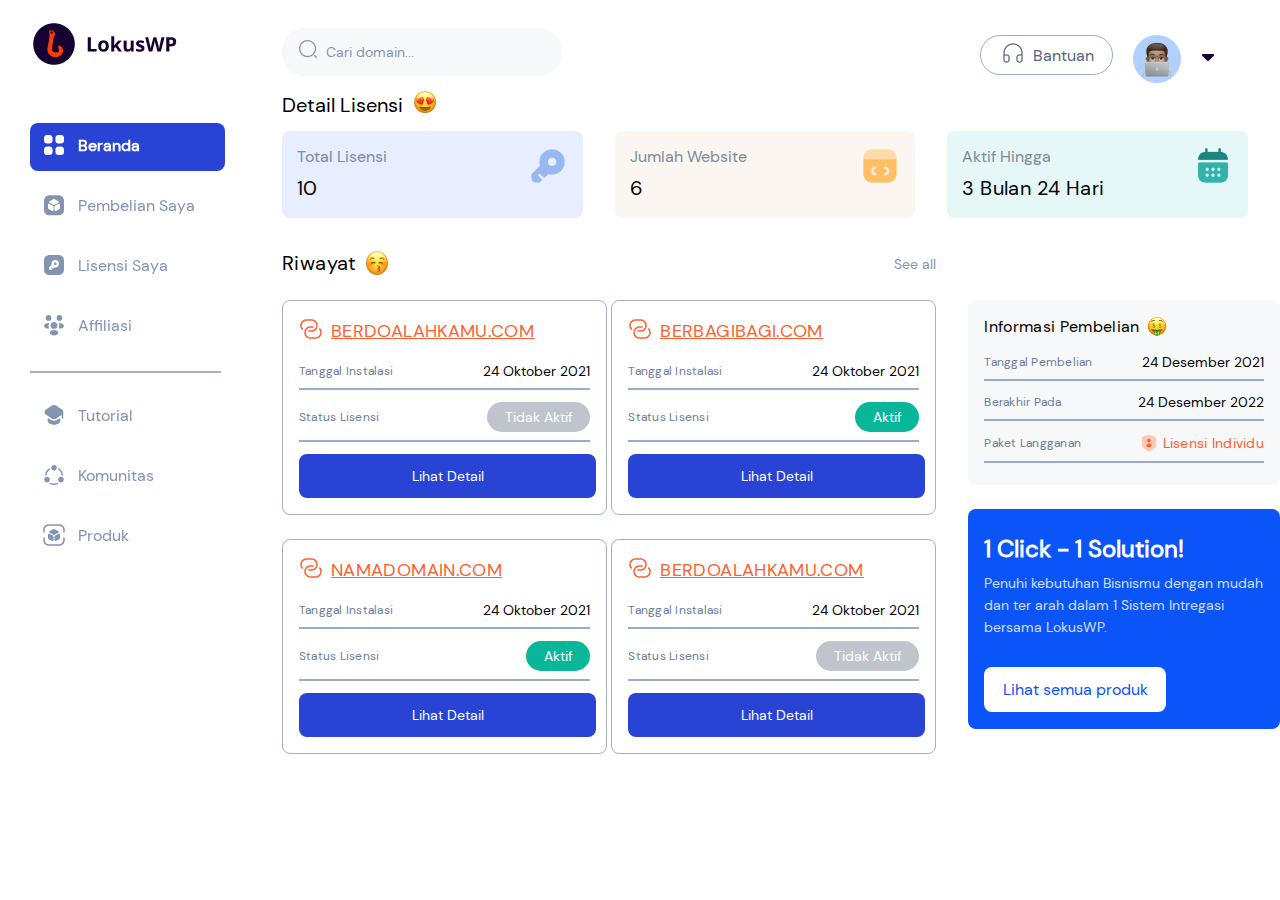
<file: index.html>
<!DOCTYPE html>
<html lang="en">

<head>
    <meta charset="UTF-8">
    <meta http-equiv="X-UA-Compatible" content="IE=edge">
    <meta name="viewport" content="width=device-width, initial-scale=1.0">
    <link rel="stylesheet" href="css/style.css">
    <title>Dashboard LokusWP</title>
</head>

<body>
    <div class="side-bar">
        <div class="avatar">
            <img src="assets/icon/avatar.png" alt="">
        </div>

        <div class="group-menu">
            <a href="index.html" class="menu active">
                <div class="icon-menu">
                    <svg width="24" height="24" viewBox="0 0 24 24" fill="none" xmlns="http://www.w3.org/2000/svg">
                        <path
                            d="M7.24 2H5.34C3.15 2 2 3.15 2 5.33V7.23C2 9.41 3.15 10.56 5.33 10.56H7.23C9.41 10.56 10.56 9.41 10.56 7.23V5.33C10.57 3.15 9.42 2 7.24 2Z"
                            fill="#8394B1" />
                        <path
                            d="M18.67 2H16.77C14.59 2 13.44 3.15 13.44 5.33V7.23C13.44 9.41 14.59 10.56 16.77 10.56H18.67C20.85 10.56 22 9.41 22 7.23V5.33C22 3.15 20.85 2 18.67 2Z"
                            fill="#8394B1" />
                        <path
                            d="M18.67 13.4302H16.77C14.59 13.4302 13.44 14.5802 13.44 16.7602V18.6602C13.44 20.8402 14.59 21.9902 16.77 21.9902H18.67C20.85 21.9902 22 20.8402 22 18.6602V16.7602C22 14.5802 20.85 13.4302 18.67 13.4302Z"
                            fill="#8394B1" />
                        <path
                            d="M7.24 13.4302H5.34C3.15 13.4302 2 14.5802 2 16.7602V18.6602C2 20.8502 3.15 22.0002 5.33 22.0002H7.23C9.41 22.0002 10.56 20.8502 10.56 18.6702V16.7702C10.57 14.5802 9.42 13.4302 7.24 13.4302Z"
                            fill="#8394B1" />
                    </svg>
                </div>
                <div class="text-menu">
                    Beranda
                </div>
            </a>

            <a href="pembelian.html" class="menu">
                <div class="icon-menu">
                    <svg width="24" height="24" viewBox="0 0 24 24" fill="none" xmlns="http://www.w3.org/2000/svg">
                        <path
                            d="M16.19 2.33008H7.81C4.17 2.33008 2 4.51008 2 8.15008V16.5201C2 20.1601 4.17 22.3301 7.81 22.3301H16.18C19.82 22.3301 21.99 20.1601 21.99 16.5201V8.15008C22 4.51008 19.83 2.33008 16.19 2.33008ZM11.57 17.1201C11.57 17.4201 11.42 17.6901 11.16 17.8501C11.02 17.9401 10.87 17.9801 10.71 17.9801C10.58 17.9801 10.45 17.9501 10.32 17.8901L6.82 16.1401C6.32 15.8801 6 15.3701 6 14.8001V11.4901C6 11.1901 6.15 10.9201 6.41 10.7601C6.67 10.6001 6.98 10.5901 7.25 10.7201L10.75 12.4701C11.26 12.7301 11.58 13.2401 11.58 13.8101V17.1201H11.57ZM11.36 11.7701L7.6 9.74008C7.33 9.59008 7.16 9.30008 7.16 8.97008C7.16 8.65008 7.33 8.35008 7.6 8.20008L11.36 6.17008C11.76 5.96008 12.23 5.96008 12.63 6.17008L16.39 8.20008C16.66 8.35008 16.83 8.64008 16.83 8.97008C16.83 9.30008 16.66 9.59008 16.39 9.74008L12.63 11.7701C12.43 11.8801 12.21 11.9301 11.99 11.9301C11.77 11.9301 11.56 11.8801 11.36 11.7701ZM18 14.8001C18 15.3701 17.68 15.8901 17.17 16.1401L13.67 17.8901C13.55 17.9501 13.42 17.9801 13.28 17.9801C13.12 17.9801 12.97 17.9401 12.83 17.8501C12.57 17.6901 12.42 17.4201 12.42 17.1201V13.8101C12.42 13.2401 12.74 12.7201 13.25 12.4701L16.75 10.7201C17.02 10.5901 17.33 10.6001 17.59 10.7601C17.85 10.9201 18 11.1901 18 11.4901V14.8001Z"
                            fill="#8394B1" />
                    </svg>
                </div>
                <div class="text-menu">
                    Pembelian Saya
                </div>
            </a>

            <a href="lisensi.html" class="menu">
                <div class="icon-menu">
                    <svg width="24" height="24" viewBox="0 0 24 24" fill="none" xmlns="http://www.w3.org/2000/svg">
                        <path
                            d="M13.25 12C13.9404 12 14.5 11.4404 14.5 10.75C14.5 10.0596 13.9404 9.5 13.25 9.5C12.5596 9.5 12 10.0596 12 10.75C12 11.4404 12.5596 12 13.25 12Z"
                            fill="#8394B1" />
                        <path
                            d="M16.19 2H7.81C4.17 2 2 4.17 2 7.81V16.18C2 19.83 4.17 22 7.81 22H16.18C19.82 22 21.99 19.83 21.99 16.19V7.81C22 4.17 19.83 2 16.19 2ZM15.89 13.47C14.86 14.49 13.39 14.81 12.09 14.4L11.03 15.45C10.94 15.54 10.78 15.54 10.68 15.45L9.71 14.48C9.57 14.34 9.33 14.34 9.18 14.48C9.03 14.62 9.04 14.86 9.18 15.01L10.15 15.98C10.25 16.08 10.25 16.24 10.15 16.33L9.74 16.74C9.57 16.92 9.24 17.03 9 17L7.91 16.85C7.55 16.8 7.22 16.46 7.16 16.1L7.01 15.01C6.97 14.77 7.09 14.44 7.25 14.27L9.6 11.92C9.2 10.62 9.51 9.15 10.54 8.12C12.01 6.65 14.41 6.65 15.89 8.12C17.37 9.59 17.37 11.99 15.89 13.47Z"
                            fill="#8394B1" />
                    </svg>
                </div>
                <div class="text-menu">
                    Lisensi Saya
                </div>
            </a>

            <a href="affiliasi.html" class="menu">
                <div class="icon-menu">
                    <svg width="24" height="24" viewBox="0 0 24 24" fill="none" xmlns="http://www.w3.org/2000/svg">
                        <path
                            d="M17.53 7.77C17.46 7.76 17.39 7.76 17.32 7.77C15.77 7.72 14.54 6.45 14.54 4.89C14.54 3.3 15.83 2 17.43 2C19.02 2 20.32 3.29 20.32 4.89C20.31 6.45 19.08 7.72 17.53 7.77Z"
                            fill="#8394B1" />
                        <path
                            d="M20.79 14.6999C19.67 15.4499 18.1 15.7299 16.65 15.5399C17.03 14.7199 17.23 13.8099 17.24 12.8499C17.24 11.8499 17.02 10.8999 16.6 10.0699C18.08 9.86991 19.65 10.1499 20.78 10.8999C22.36 11.9399 22.36 13.6499 20.79 14.6999Z"
                            fill="#8394B1" />
                        <path
                            d="M6.43997 7.77C6.50997 7.76 6.57997 7.76 6.64997 7.77C8.19997 7.72 9.42997 6.45 9.42997 4.89C9.42997 3.29 8.13997 2 6.53997 2C4.94997 2 3.65997 3.29 3.65997 4.89C3.65997 6.45 4.88997 7.72 6.43997 7.77Z"
                            fill="#8394B1" />
                        <path
                            d="M6.55 12.8501C6.55 13.8201 6.75999 14.7401 7.14 15.5701C5.73 15.7201 4.26 15.4201 3.18 14.7101C1.6 13.6601 1.6 11.9501 3.18 10.9001C4.25 10.1801 5.75999 9.8901 7.18 10.0501C6.77 10.8901 6.55 11.8401 6.55 12.8501Z"
                            fill="#8394B1" />
                        <path
                            d="M12.12 15.87C12.04 15.86 11.95 15.86 11.86 15.87C10.02 15.81 8.54999 14.3 8.54999 12.44C8.55999 10.54 10.09 9 12 9C13.9 9 15.44 10.54 15.44 12.44C15.43 14.3 13.97 15.81 12.12 15.87Z"
                            fill="#8394B1" />
                        <path
                            d="M8.86999 17.9401C7.35999 18.9501 7.35999 20.6101 8.86999 21.6101C10.59 22.7601 13.41 22.7601 15.13 21.6101C16.64 20.6001 16.64 18.9401 15.13 17.9401C13.42 16.7901 10.6 16.7901 8.86999 17.9401Z"
                            fill="#8394B1" />
                    </svg>
                </div>
                <div class="text-menu">
                    Affiliasi
                </div>
            </a>

            <hr class="border-menu">

            <a href="#" class="menu">
                <div class="icon-menu">
                    <svg width="24" height="24" viewBox="0 0 24 24" fill="none" xmlns="http://www.w3.org/2000/svg">
                        <path
                            d="M16.83 15.6402C17.5 15.2002 18.38 15.6802 18.38 16.4802V17.7702C18.38 19.0402 17.39 20.4002 16.2 20.8002L13.01 21.8602C12.45 22.0502 11.54 22.0502 10.99 21.8602L7.8 20.8002C6.6 20.4002 5.62 19.0402 5.62 17.7702V16.4702C5.62 15.6802 6.5 15.2002 7.16 15.6302L9.22 16.9702C10.01 17.5002 11.01 17.7602 12.01 17.7602C13.01 17.7602 14.01 17.5002 14.8 16.9702L16.83 15.6402Z"
                            fill="#8394B1" />
                        <path
                            d="M19.98 6.46006L13.99 2.53006C12.91 1.82006 11.13 1.82006 10.05 2.53006L4.03002 6.46006C2.10002 7.71006 2.10002 10.5401 4.03002 11.8001L5.63002 12.8401L10.05 15.7201C11.13 16.4301 12.91 16.4301 13.99 15.7201L18.38 12.8401L19.75 11.9401V15.0001C19.75 15.4101 20.09 15.7501 20.5 15.7501C20.91 15.7501 21.25 15.4101 21.25 15.0001V10.0801C21.65 8.79006 21.24 7.29006 19.98 6.46006Z"
                            fill="#8394B1" />
                    </svg>
                </div>
                <div class="text-menu">
                    Tutorial
                </div>
            </a>

            <a href="#" class="menu">
                <div class="icon-menu">
                    <svg width="24" height="24" viewBox="0 0 24 24" fill="none" xmlns="http://www.w3.org/2000/svg">
                        <path
                            d="M20.36 12.7301C19.99 12.7301 19.68 12.4501 19.64 12.0801C19.4 9.88007 18.22 7.90007 16.4 6.64007C16.07 6.41007 15.99 5.96007 16.22 5.63007C16.45 5.30007 16.9 5.22007 17.23 5.45007C19.4 6.96007 20.8 9.32007 21.09 11.9301C21.13 12.3301 20.84 12.6901 20.44 12.7301C20.41 12.7301 20.39 12.7301 20.36 12.7301Z"
                            fill="#8394B1" />
                        <path
                            d="M3.73998 12.7802C3.71998 12.7802 3.68998 12.7802 3.66998 12.7802C3.26998 12.7402 2.97998 12.3802 3.01998 11.9802C3.28998 9.3702 4.66998 7.0102 6.81998 5.4902C7.13998 5.2602 7.59998 5.3402 7.82998 5.6602C8.05998 5.9902 7.97998 6.4402 7.65998 6.6702C5.85998 7.9502 4.68998 9.9302 4.46998 12.1202C4.42998 12.5002 4.10998 12.7802 3.73998 12.7802Z"
                            fill="#8394B1" />
                        <path
                            d="M15.99 21.0998C14.76 21.6898 13.44 21.9898 12.06 21.9898C10.62 21.9898 9.24998 21.6698 7.96998 21.0198C7.60998 20.8498 7.46998 20.4098 7.64998 20.0498C7.81998 19.6898 8.25998 19.5498 8.61998 19.7198C9.24998 20.0398 9.91998 20.2598 10.6 20.3898C11.52 20.5698 12.46 20.5798 13.38 20.4198C14.06 20.2998 14.73 20.0898 15.35 19.7898C15.72 19.6198 16.16 19.7598 16.32 20.1298C16.5 20.4898 16.36 20.9298 15.99 21.0998Z"
                            fill="#8394B1" />
                        <path
                            d="M12.05 2.00977C10.5 2.00977 9.22998 3.26977 9.22998 4.82977C9.22998 6.38977 10.49 7.64977 12.05 7.64977C13.61 7.64977 14.87 6.38977 14.87 4.82977C14.87 3.26977 13.61 2.00977 12.05 2.00977Z"
                            fill="#8394B1" />
                        <path
                            d="M5.04998 13.8701C3.49998 13.8701 2.22998 15.1301 2.22998 16.6901C2.22998 18.2501 3.48998 19.5101 5.04998 19.5101C6.60998 19.5101 7.86998 18.2501 7.86998 16.6901C7.86998 15.1301 6.59998 13.8701 5.04998 13.8701Z"
                            fill="#8394B1" />
                        <path
                            d="M18.95 13.8701C17.4 13.8701 16.13 15.1301 16.13 16.6901C16.13 18.2501 17.39 19.5101 18.95 19.5101C20.51 19.5101 21.77 18.2501 21.77 16.6901C21.77 15.1301 20.51 13.8701 18.95 13.8701Z"
                            fill="#8394B1" />
                    </svg>
                </div>
                <div class="text-menu">
                    Komunitas
                </div>
            </a>

            <a href="#" class="menu">
                <div class="icon-menu">
                    <svg width="24" height="24" viewBox="0 0 24 24" fill="none" xmlns="http://www.w3.org/2000/svg">
                        <path
                            d="M22 9.75C21.59 9.75 21.25 9.41 21.25 9V7C21.25 4.42 19.58 2.75 17 2.75H7C4.42 2.75 2.75 4.42 2.75 7V9C2.75 9.41 2.41 9.75 2 9.75C1.59 9.75 1.25 9.41 1.25 9V7C1.25 3.56 3.56 1.25 7 1.25H17C20.44 1.25 22.75 3.56 22.75 7V9C22.75 9.41 22.41 9.75 22 9.75Z"
                            fill="#8394B1" />
                        <path
                            d="M17 22.75H7C3.56 22.75 1.25 20.44 1.25 17V15C1.25 14.59 1.59 14.25 2 14.25C2.41 14.25 2.75 14.59 2.75 15V17C2.75 19.58 4.42 21.25 7 21.25H17C19.58 21.25 21.25 19.58 21.25 17V15C21.25 14.59 21.59 14.25 22 14.25C22.41 14.25 22.75 14.59 22.75 15V17C22.75 20.44 20.44 22.75 17 22.75Z"
                            fill="#8394B1" />
                        <path
                            d="M16.4 8.20996L12.64 6.17996C12.24 5.96996 11.77 5.96996 11.37 6.17996L7.59997 8.20996C7.32997 8.35996 7.15997 8.64996 7.15997 8.96996C7.15997 9.29996 7.32997 9.58996 7.59997 9.73996L11.36 11.77C11.56 11.88 11.78 11.93 12 11.93C12.22 11.93 12.44 11.88 12.64 11.77L16.4 9.73996C16.67 9.58996 16.84 9.29996 16.84 8.96996C16.84 8.64996 16.67 8.35996 16.4 8.20996Z"
                            fill="#8394B1" />
                        <path
                            d="M10.74 12.4699L7.24 10.7199C6.97 10.5899 6.66 10.5999 6.4 10.7599C6.15 10.9199 6 11.1899 6 11.4899V14.7999C6 15.3699 6.32 15.8899 6.83 16.1399L10.33 17.8899C10.45 17.9499 10.58 17.9799 10.72 17.9799C10.88 17.9799 11.03 17.9399 11.17 17.8499C11.43 17.6899 11.58 17.4199 11.58 17.1199V13.8099C11.57 13.2399 11.26 12.7299 10.74 12.4699Z"
                            fill="#8394B1" />
                        <path
                            d="M17.59 10.7599C17.33 10.5999 17.02 10.5899 16.75 10.7199L13.25 12.4699C12.74 12.7299 12.42 13.2399 12.42 13.8099V17.1199C12.42 17.4199 12.57 17.6899 12.83 17.8499C12.97 17.9399 13.12 17.9799 13.28 17.9799C13.41 17.9799 13.54 17.9499 13.67 17.8899L17.17 16.1399C17.68 15.8799 18 15.3699 18 14.7999V11.4899C18 11.1899 17.85 10.9199 17.59 10.7599Z"
                            fill="#8394B1" />
                    </svg>
                </div>
                <div class="text-menu">
                    Produk
                </div>
            </a>

        </div>
    </div>

    <!-- top bar -->

    <div class="top-bar">
        <div class="content-top-bar">
            <div class="input">
                <div class="inside">
                    <div>
                        <img src="assets/icon/Search.png" alt="">
                    </div>
                    <div>
                        <input type="text" placeholder="Cari domain...">
                    </div>
                </div>
            </div>
            <div class="panel-end">
                <div class="help">
                    <a href="#" class="help-icon">
                        <div>
                            <img src="assets/icon/Help.png" alt="">
                        </div>
                        <div class="text-help">
                            Bantuan
                        </div>
                    </a>
                </div>
                <div class="side-avatar">
                    <div class="user"></div>
                    <div class="dropdown" onclick="myFunction()">
                        <img src="assets/icon/Down.png" alt="">
                    </div>

                    <div id="myDropdown" class="dropdown-content">
                        <a href="#">Link 1</a>
                        <a href="#">Link 2</a>
                        <a href="#">Link 3</a>
                    </div>
                </div>
            </div>
        </div>
    </div>

    <!-- end top bar -->


    <!-- card top content -->
    <div class="main-content">
        <div class="head-content">
            <h3>Detail Lisensi</h3>
            <span><img src="assets/icon/love.png" alt=""></span>
        </div>

        <div class="main-card">
            <div class="card-1">
                <div>
                    <h3>Total Lisensi</h3>
                    <h4>10</h4>
                </div>
                <div>
                    <img src="assets/icon/Expired.png" alt="">
                </div>
            </div>
            <div class="card-2">
                <div>
                    <h3>Jumlah Website</h3>
                    <h4>6</h4>
                </div>
                <div>
                    <img src="assets/icon/total-lisensi.png" alt="">
                </div>
            </div>
            <div class="card-3">
                <div>
                    <h3>Aktif Hingga</h3>
                    <h4>3 Bulan 24 Hari</h4>
                </div>
                <div>
                    <img src="assets/icon/calendar.png" alt="">
                </div>
            </div>
        </div>

        <!-- next content -->

        <div class="next-content">
            <div class="left-content">
                <div class="head-text">
                    <div class="left-head">
                        <h4>Riwayat</h4>
                        <img src="assets/icon/kiss.png" alt="">
                    </div>

                    <div class="right-head">
                        <a href="#">See all</a>
                    </div>
                </div>

                <div class="card-content">
                    <div class="card-domain-info">
                        <a href="#" class="name-link">
                            <div class="img-domain">
                                <img src="assets/icon/1.png" alt="">
                            </div>
                            <div class="domain-name">
                                <h1>BERDOALAHKAMU.COM</h1>
                            </div>
                        </a>

                        <div class="keterangan">
                            <div>
                                <h4>Tanggal Instalasi</h4>
                            </div>
                            <div>
                                <h3>24 Oktober 2021</h3>
                            </div>
                        </div>

                        <hr class="border-domain-info">

                        <div class="keterangan">
                            <div>
                                <h4>Status Lisensi</h4>
                            </div>
                            <div class="tidak-aktif">
                                Tidak Aktif
                            </div>
                        </div>

                        <hr class="border-domain-info">

                        <a href="#" class="detail triger-non">Lihat Detail</a>
                    </div>

                    <div class="card-domain-info">
                        <a href="#" class="name-link">
                            <div class="img-domain">
                                <img src="assets/icon/1.png" alt="">
                            </div>
                            <div class="domain-name">
                                <h1>BERBAGIBAGI.COM</h1>
                            </div>
                        </a>

                        <div class="keterangan">
                            <div>
                                <h4>Tanggal Instalasi</h4>
                            </div>
                            <div>
                                <h3>24 Oktober 2021</h3>
                            </div>
                        </div>

                        <hr class="border-domain-info">

                        <div class="keterangan">
                            <div>
                                <h4>Status Lisensi</h4>
                            </div>
                            <div class="aktif">
                                Aktif
                            </div>
                        </div>

                        <hr class="border-domain-info">

                        <a href="#" class="detail triger-aktif">Lihat Detail</a>
                    </div>
                </div>

                <div class="card-content">
                    <div class="card-domain-info">
                        <a href="#" class="name-link">
                            <div class="img-domain">
                                <img src="assets/icon/1.png" alt="">
                            </div>
                            <div class="domain-name">
                                <h1>NAMADOMAIN.COM</h1>
                            </div>
                        </a>

                        <div class="keterangan">
                            <div>
                                <h4>Tanggal Instalasi</h4>
                            </div>
                            <div>
                                <h3>24 Oktober 2021</h3>
                            </div>
                        </div>

                        <hr class="border-domain-info">

                        <div class="keterangan">
                            <div>
                                <h4>Status Lisensi</h4>
                            </div>
                            <div class="aktif">
                                Aktif
                            </div>
                        </div>

                        <hr class="border-domain-info">

                        <a href="#" class="detail">Lihat Detail</a>
                    </div>

                    <div class="card-domain-info">
                        <a href="#" class="name-link">
                            <div class="img-domain">
                                <img src="assets/icon/1.png" alt="">
                            </div>
                            <div class="domain-name">
                                <h1>BERDOALAHKAMU.COM</h1>
                            </div>
                        </a>

                        <div class="keterangan">
                            <div>
                                <h4>Tanggal Instalasi</h4>
                            </div>
                            <div>
                                <h3>24 Oktober 2021</h3>
                            </div>
                        </div>

                        <hr class="border-domain-info">

                        <div class="keterangan">
                            <div>
                                <h4>Status Lisensi</h4>
                            </div>
                            <div class="tidak-aktif">
                                Tidak Aktif
                            </div>
                        </div>

                        <hr class="border-domain-info">

                        <a href="#" class="detail">Lihat Detail</a>
                    </div>
                </div>

            </div>

            <div class="right-content">
                <div class="card-info">
                    <div class="head-info">
                        <h4>Informasi Pembelian</h4>
                        <img src="assets/icon/image 1770.png" alt="">
                    </div>

                    <div class="keterangan">
                        <div>
                            <h4>Tanggal Pembelian</h4>
                        </div>
                        <div>
                            <h3>24 Desember 2021</h3>
                        </div>
                    </div>
                    <hr class="border-domain-info">

                    <div class="keterangan">
                        <div>
                            <h4>Berakhir Pada</h4>
                        </div>
                        <div>
                            <h3>24 Desember 2022</h3>
                        </div>
                    </div>
                    <hr class="border-domain-info">

                    <div class="keterangan">
                        <div>
                            <h4>Paket Langganan</h4>
                        </div>
                        <div class="icon-lisensi">
                            <img src="assets/icon/lisensi-individu.png" alt="">
                            <h4>Lisensi Individu</h4>
                        </div>
                    </div>
                    <hr class="border-domain-info">
                </div>

                <div class="card-baner">
                    <h1>1 Click - 1 Solution!</h1>
                    <p>Penuhi kebutuhan Bisnismu dengan mudah dan ter arah dalam 1 Sistem Intregasi bersama LokusWP.</p>
                    <a href="#">Lihat semua produk</a>
                </div>
            </div>
        </div>


        <!-- end next content -->
    </div>

    <!-- end card top content -->

    <!-- pop up -->
    <div class="modal">
        <div class="pop-up">
            <div class="judul-popup">
                <div>
                    <h4>Detail Lisensi</h4>
                </div>
                <div class="close">
                    <img src="assets/icon/close-2.png" alt="">
                </div>
            </div>

            <div class="isi-popup">
                <div class="text-isi-kiri">
                    Nama Domain
                </div>
                <div class="text-isi-kanan red">
                    SEDEKAHIMPULSIF.COM
                </div>
            </div>

            <hr class="border-popup">

            <div class="isi-popup">
                <div class="text-isi-kiri">
                    Status
                </div>
                <div class="badge-aktif">
                    Aktif
                </div>
            </div>

            <hr class="border-popup">

            <div class="isi-popup">
                <div class="text-isi-kiri">
                    Tanggal Instalasi
                </div>
                <div class="text-isi-kanan">
                    28 Desember 2021
                </div>
            </div>

            <hr class="border-popup">

            <div class="isi-popup">
                <div class="text-isi-kiri">
                    Kode Lisensi
                </div>
                <div class="kode-side">
                    <div class="kode-lisensi">
                        MOCKPRESS-E4CA5-C487F-B557B-F4ACA-DONATION
                    </div>
                    <div>
                        <img src="assets/icon/copy.png" alt="">
                    </div>
                </div>
            </div>

            <hr class="border-popup">

            <div class="button-pop">
                <div>
                    <a href="#" class="btn-non-aktif">
                        <div>
                            <img src="assets/icon/Non-akltifkan.png" alt="">
                        </div>
                        <div class="text-non">
                            Non Aktifkan
                        </div>
                    </a>
                </div>

                <div>
                    <a href="#" class="ganti-domain triger-ganti-aktif">
                        <div>
                            <img src="assets/icon/Ganti-domain.png" alt="">
                        </div>
                        <div class="text-ganti">
                            Ganti Domain
                        </div>
                    </a>
                </div>
            </div>
        </div>
    </div>



    <!-- pop 2 -->
    <div class="modal_2">
        <div class="pop-up_2">
            <div class="judul-popup_2">
                <div>
                    <h4>Detail Lisensi</h4>
                </div>
                <div class="close_2">
                    <img src="assets/icon/close-2.png" alt="">
                </div>
            </div>

            <div class="isi-popup_2">
                <div class="text-isi-kiri_2">
                    Nama Domain
                </div>
                <div class="text-isi-kanan_2 red_2">
                    SEDEKAHIMPULSIF.COM
                </div>
            </div>

            <hr class="border-popup_2">

            <div class="isi-popup_2">
                <div class="text-isi-kiri_2">
                    Status
                </div>
                <div class="badge-non-aktif">
                    Tidak Aktif
                </div>
            </div>

            <hr class="border-popup_2">

            <div class="isi-popup_2">
                <div class="text-isi-kiri_2">
                    Tanggal Instalasi
                </div>
                <div class="text-isi-kanan_2">
                    28 Desember 2021
                </div>
            </div>

            <hr class="border-popup_2">

            <div class="isi-popup_2">
                <div class="text-isi-kiri_2">
                    Kode Lisensi
                </div>
                <div class="kode-side_2">
                    <div class="kode-lisensi_2">
                        MOCKPRESS-E4CA5-C487F-B557B-F4ACA-DONATION
                    </div>
                    <div>
                        <img src="assets/icon/copy.png" alt="">
                    </div>
                </div>
            </div>

            <hr class="border-popup_2">

            <div class="button-pop_2">
                <div>
                    <a href="#" class="btn-non-aktif_2">
                        <div>
                            <img src="assets/icon/Non-akltifkan.png" alt="">
                        </div>
                        <div class="text-non_2">
                            Aktifkan
                        </div>
                    </a>
                </div>

                <div>
                    <a href="#" class="ganti-domain_2">
                        <div>
                            <img src="assets/icon/Ganti-domain.png" alt="">
                        </div>
                        <div class="text-ganti_2 triger-ganti-tidakaktif">
                            Ganti Domain
                        </div>
                    </a>
                </div>
            </div>
        </div>
    </div>
    <!-- end pop 2 -->


    <!-- pop-up ganti domain -->
    <div class="modal-ganti-domain">
        <div class="popup-ganti-domain">
            <div class="pop-ganti">
                <div>
                    <h4>Detail Lisensi</h4>
                </div>
                <div class="close-x">
                    <img src="assets/icon/close-2.png" alt="">
                </div>
            </div>

            <div class="isi-ganti">
                <div class="text-ganti">
                    Masukan domain lama
                </div>
            </div>

            <div class="input-domain-lama">
                <div class="inside-domain-lama">
                    <div>
                        <img src="assets/icon/global-refresh.png" alt="">
                    </div>
                    <div>
                        <input type="text" placeholder="www.domainlama.com">
                    </div>
                </div>
            </div>

            <div class="isi-ganti">
                <div class="text-ganti">
                    Masukan domain Baru
                </div>
            </div>

            <div class="input-domain-lama">
                <div class="inside-domain-lama">
                    <div>
                        <img src="assets/icon/global-refresh.png" alt="">
                    </div>
                    <div>
                        <input type="text" placeholder="www.domainbaru.com">
                    </div>
                </div>
            </div>

            <div class="alert">
                <div>
                    <img src="assets/icon/info-bagus.png" alt="">
                </div>
                <div class="isi-alert">
                    Perubahan domain hanya bisa dilakukan hanya satu kali per 1 Domain, pastikan kamu telah mengetahui
                    hal ini
                </div>
            </div>

            <div class="btn-ganti">
                <div>
                    <button class="konfirmasi">
                        <div>
                            <img src="assets/icon/clipboard-tick.png" alt="">
                        </div>
                        <div class="txt-konfirmasi">
                            Konfirmasi
                        </div>
                    </button>
                </div>
                <div>
                    <button class="batalkan">
                        <div>
                            <img src="assets/icon/Icon Frame.png" alt="">
                        </div>
                        <div class="txt-batalkan">
                            Batalkan
                        </div>
                    </button>
                </div>

            </div>
        </div>
    </div>
    <!-- end pop up ganti domain -->


    <!-- pop-up ganti domain maksimal-->
    <div class="modal-ganti-domain-maksimal">
        <div class="popup-ganti-domain-maksimal">
            <div class="pop-ganti-maksimal">
                <div>
                    <h4>Detail Lisensi</h4>
                </div>
                <div class="close-xx">
                    <img src="assets/icon/close-2.png" alt="">
                </div>
            </div>

            <div class="isi-ganti-maksimal">
                <div class="text-ganti-maksimal">
                    Masukan domain lama
                </div>
            </div>

            <div class="input-domain-lama-maksimal">
                <div class="inside-domain-lama-maksimal">
                    <div>
                        <img src="assets/icon/global-refresh.png" alt="">
                    </div>
                    <div>
                        <input type="text" placeholder="www.domainlama.com">
                    </div>
                </div>
            </div>

            <div class="isi-ganti-maksimal">
                <div class="text-ganti-maksimal">
                    Masukan domain Baru
                </div>
            </div>

            <div class="input-domain-lama-maksimal">
                <div class="inside-domain-lama-maksimal">
                    <div>
                        <img src="assets/icon/global-refresh.png" alt="">
                    </div>
                    <div>
                        <input type="text" placeholder="www.domainbaru.com">
                    </div>
                </div>
            </div>

            <div class="alert-maksimal">
                <div>
                    <img src="assets/icon/danger.png" alt="">
                </div>
                <div class="isi-alert-maksimal">
                    Batas maksimal pergantian Domain kamu sudah melewati batas limit, silahkan beli lisensi baru untuk
                    kembali menggunakan website baru
                </div>
            </div>

            <div class="btn-ganti-maksimal">
                <div>
                    <button class="konfirmasi-maksimal">
                        <div>
                            <img src="assets/icon/clipboard-tick.png" alt="">
                        </div>
                        <div class="txt-konfirmasi-maksimal">
                            Konfirmasi
                        </div>
                    </button>
                </div>
                <div>
                    <button class="batalkan-maksimal">
                        <div>
                            <img src="assets/icon/Icon Frame.png" alt="">
                        </div>
                        <div class="txt-batalkan-maksimal">
                            Batalkan
                        </div>
                    </button>
                </div>

            </div>
        </div>
    </div>
    <!-- end pop up ganti domain maksimal-->

    <!-- end pop up -->


    <!-- <script src="js/main.js"></script> -->
    <script src="js/main.js"></script>
    <script src="js/dropdown.js"></script>
</body>

</html>
</file>
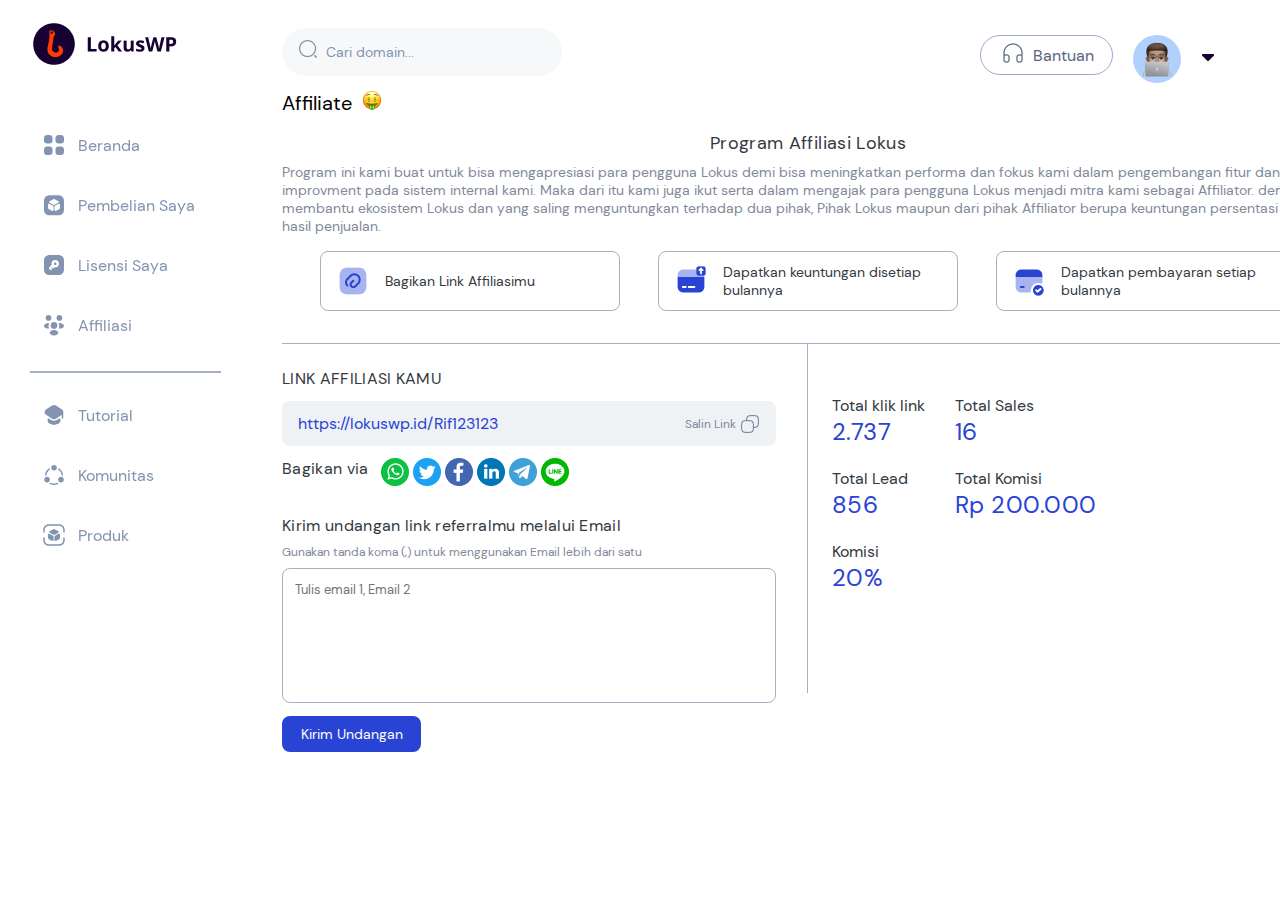
<file: affiliasi.html>
<!DOCTYPE html>
<html lang="en">

<head>
    <meta charset="UTF-8">
    <meta http-equiv="X-UA-Compatible" content="IE=edge">
    <meta name="viewport" content="width=device-width, initial-scale=1.0">
    <link rel="stylesheet" href="css/style.css">
    <title>Dashboard LokusWP</title>
</head>

<body>
    <div class="side-bar">
        <div class="avatar">
            <img src="assets/icon/avatar.png" alt="">
        </div>

        <div class="group-menu">
            <a href="index.html" class="menu">
                <div class="icon-menu">
                    <svg width="24" height="24" viewBox="0 0 24 24" fill="none" xmlns="http://www.w3.org/2000/svg">
                        <path
                            d="M7.24 2H5.34C3.15 2 2 3.15 2 5.33V7.23C2 9.41 3.15 10.56 5.33 10.56H7.23C9.41 10.56 10.56 9.41 10.56 7.23V5.33C10.57 3.15 9.42 2 7.24 2Z"
                            fill="#8394B1" />
                        <path
                            d="M18.67 2H16.77C14.59 2 13.44 3.15 13.44 5.33V7.23C13.44 9.41 14.59 10.56 16.77 10.56H18.67C20.85 10.56 22 9.41 22 7.23V5.33C22 3.15 20.85 2 18.67 2Z"
                            fill="#8394B1" />
                        <path
                            d="M18.67 13.4302H16.77C14.59 13.4302 13.44 14.5802 13.44 16.7602V18.6602C13.44 20.8402 14.59 21.9902 16.77 21.9902H18.67C20.85 21.9902 22 20.8402 22 18.6602V16.7602C22 14.5802 20.85 13.4302 18.67 13.4302Z"
                            fill="#8394B1" />
                        <path
                            d="M7.24 13.4302H5.34C3.15 13.4302 2 14.5802 2 16.7602V18.6602C2 20.8502 3.15 22.0002 5.33 22.0002H7.23C9.41 22.0002 10.56 20.8502 10.56 18.6702V16.7702C10.57 14.5802 9.42 13.4302 7.24 13.4302Z"
                            fill="#8394B1" />
                    </svg>
                </div>
                <div class="text-menu">
                    Beranda
                </div>
            </a>

            <a href="pembelian.html" class="menu">
                <div class="icon-menu">
                    <svg width="24" height="24" viewBox="0 0 24 24" fill="none" xmlns="http://www.w3.org/2000/svg">
                        <path
                            d="M16.19 2.33008H7.81C4.17 2.33008 2 4.51008 2 8.15008V16.5201C2 20.1601 4.17 22.3301 7.81 22.3301H16.18C19.82 22.3301 21.99 20.1601 21.99 16.5201V8.15008C22 4.51008 19.83 2.33008 16.19 2.33008ZM11.57 17.1201C11.57 17.4201 11.42 17.6901 11.16 17.8501C11.02 17.9401 10.87 17.9801 10.71 17.9801C10.58 17.9801 10.45 17.9501 10.32 17.8901L6.82 16.1401C6.32 15.8801 6 15.3701 6 14.8001V11.4901C6 11.1901 6.15 10.9201 6.41 10.7601C6.67 10.6001 6.98 10.5901 7.25 10.7201L10.75 12.4701C11.26 12.7301 11.58 13.2401 11.58 13.8101V17.1201H11.57ZM11.36 11.7701L7.6 9.74008C7.33 9.59008 7.16 9.30008 7.16 8.97008C7.16 8.65008 7.33 8.35008 7.6 8.20008L11.36 6.17008C11.76 5.96008 12.23 5.96008 12.63 6.17008L16.39 8.20008C16.66 8.35008 16.83 8.64008 16.83 8.97008C16.83 9.30008 16.66 9.59008 16.39 9.74008L12.63 11.7701C12.43 11.8801 12.21 11.9301 11.99 11.9301C11.77 11.9301 11.56 11.8801 11.36 11.7701ZM18 14.8001C18 15.3701 17.68 15.8901 17.17 16.1401L13.67 17.8901C13.55 17.9501 13.42 17.9801 13.28 17.9801C13.12 17.9801 12.97 17.9401 12.83 17.8501C12.57 17.6901 12.42 17.4201 12.42 17.1201V13.8101C12.42 13.2401 12.74 12.7201 13.25 12.4701L16.75 10.7201C17.02 10.5901 17.33 10.6001 17.59 10.7601C17.85 10.9201 18 11.1901 18 11.4901V14.8001Z"
                            fill="#8394B1" />
                    </svg>
                </div>
                <div class="text-menu">
                    Pembelian Saya
                </div>
            </a>

            <a href="lisensi.html" class="menu">
                <div class="icon-menu">
                    <svg width="24" height="24" viewBox="0 0 24 24" fill="none" xmlns="http://www.w3.org/2000/svg">
                        <path
                            d="M13.25 12C13.9404 12 14.5 11.4404 14.5 10.75C14.5 10.0596 13.9404 9.5 13.25 9.5C12.5596 9.5 12 10.0596 12 10.75C12 11.4404 12.5596 12 13.25 12Z"
                            fill="#8394B1" />
                        <path
                            d="M16.19 2H7.81C4.17 2 2 4.17 2 7.81V16.18C2 19.83 4.17 22 7.81 22H16.18C19.82 22 21.99 19.83 21.99 16.19V7.81C22 4.17 19.83 2 16.19 2ZM15.89 13.47C14.86 14.49 13.39 14.81 12.09 14.4L11.03 15.45C10.94 15.54 10.78 15.54 10.68 15.45L9.71 14.48C9.57 14.34 9.33 14.34 9.18 14.48C9.03 14.62 9.04 14.86 9.18 15.01L10.15 15.98C10.25 16.08 10.25 16.24 10.15 16.33L9.74 16.74C9.57 16.92 9.24 17.03 9 17L7.91 16.85C7.55 16.8 7.22 16.46 7.16 16.1L7.01 15.01C6.97 14.77 7.09 14.44 7.25 14.27L9.6 11.92C9.2 10.62 9.51 9.15 10.54 8.12C12.01 6.65 14.41 6.65 15.89 8.12C17.37 9.59 17.37 11.99 15.89 13.47Z"
                            fill="#8394B1" />
                    </svg>
                </div>
                <div class="text-menu">
                    Lisensi Saya
                </div>
            </a>

            <a href="affiliasi.html" class="menu">
                <div class="icon-menu">
                    <svg width="24" height="24" viewBox="0 0 24 24" fill="none" xmlns="http://www.w3.org/2000/svg">
                        <path
                            d="M17.53 7.77C17.46 7.76 17.39 7.76 17.32 7.77C15.77 7.72 14.54 6.45 14.54 4.89C14.54 3.3 15.83 2 17.43 2C19.02 2 20.32 3.29 20.32 4.89C20.31 6.45 19.08 7.72 17.53 7.77Z"
                            fill="#8394B1" />
                        <path
                            d="M20.79 14.6999C19.67 15.4499 18.1 15.7299 16.65 15.5399C17.03 14.7199 17.23 13.8099 17.24 12.8499C17.24 11.8499 17.02 10.8999 16.6 10.0699C18.08 9.86991 19.65 10.1499 20.78 10.8999C22.36 11.9399 22.36 13.6499 20.79 14.6999Z"
                            fill="#8394B1" />
                        <path
                            d="M6.43997 7.77C6.50997 7.76 6.57997 7.76 6.64997 7.77C8.19997 7.72 9.42997 6.45 9.42997 4.89C9.42997 3.29 8.13997 2 6.53997 2C4.94997 2 3.65997 3.29 3.65997 4.89C3.65997 6.45 4.88997 7.72 6.43997 7.77Z"
                            fill="#8394B1" />
                        <path
                            d="M6.55 12.8501C6.55 13.8201 6.75999 14.7401 7.14 15.5701C5.73 15.7201 4.26 15.4201 3.18 14.7101C1.6 13.6601 1.6 11.9501 3.18 10.9001C4.25 10.1801 5.75999 9.8901 7.18 10.0501C6.77 10.8901 6.55 11.8401 6.55 12.8501Z"
                            fill="#8394B1" />
                        <path
                            d="M12.12 15.87C12.04 15.86 11.95 15.86 11.86 15.87C10.02 15.81 8.54999 14.3 8.54999 12.44C8.55999 10.54 10.09 9 12 9C13.9 9 15.44 10.54 15.44 12.44C15.43 14.3 13.97 15.81 12.12 15.87Z"
                            fill="#8394B1" />
                        <path
                            d="M8.86999 17.9401C7.35999 18.9501 7.35999 20.6101 8.86999 21.6101C10.59 22.7601 13.41 22.7601 15.13 21.6101C16.64 20.6001 16.64 18.9401 15.13 17.9401C13.42 16.7901 10.6 16.7901 8.86999 17.9401Z"
                            fill="#8394B1" />
                    </svg>
                </div>
                <div class="text-menu">
                    Affiliasi
                </div>
            </a>

            <hr class="border-menu">

            <a href="#" class="menu">
                <div class="icon-menu">
                    <svg width="24" height="24" viewBox="0 0 24 24" fill="none" xmlns="http://www.w3.org/2000/svg">
                        <path
                            d="M16.83 15.6402C17.5 15.2002 18.38 15.6802 18.38 16.4802V17.7702C18.38 19.0402 17.39 20.4002 16.2 20.8002L13.01 21.8602C12.45 22.0502 11.54 22.0502 10.99 21.8602L7.8 20.8002C6.6 20.4002 5.62 19.0402 5.62 17.7702V16.4702C5.62 15.6802 6.5 15.2002 7.16 15.6302L9.22 16.9702C10.01 17.5002 11.01 17.7602 12.01 17.7602C13.01 17.7602 14.01 17.5002 14.8 16.9702L16.83 15.6402Z"
                            fill="#8394B1" />
                        <path
                            d="M19.98 6.46006L13.99 2.53006C12.91 1.82006 11.13 1.82006 10.05 2.53006L4.03002 6.46006C2.10002 7.71006 2.10002 10.5401 4.03002 11.8001L5.63002 12.8401L10.05 15.7201C11.13 16.4301 12.91 16.4301 13.99 15.7201L18.38 12.8401L19.75 11.9401V15.0001C19.75 15.4101 20.09 15.7501 20.5 15.7501C20.91 15.7501 21.25 15.4101 21.25 15.0001V10.0801C21.65 8.79006 21.24 7.29006 19.98 6.46006Z"
                            fill="#8394B1" />
                    </svg>
                </div>
                <div class="text-menu">
                    Tutorial
                </div>
            </a>

            <a href="#" class="menu">
                <div class="icon-menu">
                    <svg width="24" height="24" viewBox="0 0 24 24" fill="none" xmlns="http://www.w3.org/2000/svg">
                        <path
                            d="M20.36 12.7301C19.99 12.7301 19.68 12.4501 19.64 12.0801C19.4 9.88007 18.22 7.90007 16.4 6.64007C16.07 6.41007 15.99 5.96007 16.22 5.63007C16.45 5.30007 16.9 5.22007 17.23 5.45007C19.4 6.96007 20.8 9.32007 21.09 11.9301C21.13 12.3301 20.84 12.6901 20.44 12.7301C20.41 12.7301 20.39 12.7301 20.36 12.7301Z"
                            fill="#8394B1" />
                        <path
                            d="M3.73998 12.7802C3.71998 12.7802 3.68998 12.7802 3.66998 12.7802C3.26998 12.7402 2.97998 12.3802 3.01998 11.9802C3.28998 9.3702 4.66998 7.0102 6.81998 5.4902C7.13998 5.2602 7.59998 5.3402 7.82998 5.6602C8.05998 5.9902 7.97998 6.4402 7.65998 6.6702C5.85998 7.9502 4.68998 9.9302 4.46998 12.1202C4.42998 12.5002 4.10998 12.7802 3.73998 12.7802Z"
                            fill="#8394B1" />
                        <path
                            d="M15.99 21.0998C14.76 21.6898 13.44 21.9898 12.06 21.9898C10.62 21.9898 9.24998 21.6698 7.96998 21.0198C7.60998 20.8498 7.46998 20.4098 7.64998 20.0498C7.81998 19.6898 8.25998 19.5498 8.61998 19.7198C9.24998 20.0398 9.91998 20.2598 10.6 20.3898C11.52 20.5698 12.46 20.5798 13.38 20.4198C14.06 20.2998 14.73 20.0898 15.35 19.7898C15.72 19.6198 16.16 19.7598 16.32 20.1298C16.5 20.4898 16.36 20.9298 15.99 21.0998Z"
                            fill="#8394B1" />
                        <path
                            d="M12.05 2.00977C10.5 2.00977 9.22998 3.26977 9.22998 4.82977C9.22998 6.38977 10.49 7.64977 12.05 7.64977C13.61 7.64977 14.87 6.38977 14.87 4.82977C14.87 3.26977 13.61 2.00977 12.05 2.00977Z"
                            fill="#8394B1" />
                        <path
                            d="M5.04998 13.8701C3.49998 13.8701 2.22998 15.1301 2.22998 16.6901C2.22998 18.2501 3.48998 19.5101 5.04998 19.5101C6.60998 19.5101 7.86998 18.2501 7.86998 16.6901C7.86998 15.1301 6.59998 13.8701 5.04998 13.8701Z"
                            fill="#8394B1" />
                        <path
                            d="M18.95 13.8701C17.4 13.8701 16.13 15.1301 16.13 16.6901C16.13 18.2501 17.39 19.5101 18.95 19.5101C20.51 19.5101 21.77 18.2501 21.77 16.6901C21.77 15.1301 20.51 13.8701 18.95 13.8701Z"
                            fill="#8394B1" />
                    </svg>
                </div>
                <div class="text-menu">
                    Komunitas
                </div>
            </a>

            <a href="#" class="menu">
                <div class="icon-menu">
                    <svg width="24" height="24" viewBox="0 0 24 24" fill="none" xmlns="http://www.w3.org/2000/svg">
                        <path
                            d="M22 9.75C21.59 9.75 21.25 9.41 21.25 9V7C21.25 4.42 19.58 2.75 17 2.75H7C4.42 2.75 2.75 4.42 2.75 7V9C2.75 9.41 2.41 9.75 2 9.75C1.59 9.75 1.25 9.41 1.25 9V7C1.25 3.56 3.56 1.25 7 1.25H17C20.44 1.25 22.75 3.56 22.75 7V9C22.75 9.41 22.41 9.75 22 9.75Z"
                            fill="#8394B1" />
                        <path
                            d="M17 22.75H7C3.56 22.75 1.25 20.44 1.25 17V15C1.25 14.59 1.59 14.25 2 14.25C2.41 14.25 2.75 14.59 2.75 15V17C2.75 19.58 4.42 21.25 7 21.25H17C19.58 21.25 21.25 19.58 21.25 17V15C21.25 14.59 21.59 14.25 22 14.25C22.41 14.25 22.75 14.59 22.75 15V17C22.75 20.44 20.44 22.75 17 22.75Z"
                            fill="#8394B1" />
                        <path
                            d="M16.4 8.20996L12.64 6.17996C12.24 5.96996 11.77 5.96996 11.37 6.17996L7.59997 8.20996C7.32997 8.35996 7.15997 8.64996 7.15997 8.96996C7.15997 9.29996 7.32997 9.58996 7.59997 9.73996L11.36 11.77C11.56 11.88 11.78 11.93 12 11.93C12.22 11.93 12.44 11.88 12.64 11.77L16.4 9.73996C16.67 9.58996 16.84 9.29996 16.84 8.96996C16.84 8.64996 16.67 8.35996 16.4 8.20996Z"
                            fill="#8394B1" />
                        <path
                            d="M10.74 12.4699L7.24 10.7199C6.97 10.5899 6.66 10.5999 6.4 10.7599C6.15 10.9199 6 11.1899 6 11.4899V14.7999C6 15.3699 6.32 15.8899 6.83 16.1399L10.33 17.8899C10.45 17.9499 10.58 17.9799 10.72 17.9799C10.88 17.9799 11.03 17.9399 11.17 17.8499C11.43 17.6899 11.58 17.4199 11.58 17.1199V13.8099C11.57 13.2399 11.26 12.7299 10.74 12.4699Z"
                            fill="#8394B1" />
                        <path
                            d="M17.59 10.7599C17.33 10.5999 17.02 10.5899 16.75 10.7199L13.25 12.4699C12.74 12.7299 12.42 13.2399 12.42 13.8099V17.1199C12.42 17.4199 12.57 17.6899 12.83 17.8499C12.97 17.9399 13.12 17.9799 13.28 17.9799C13.41 17.9799 13.54 17.9499 13.67 17.8899L17.17 16.1399C17.68 15.8799 18 15.3699 18 14.7999V11.4899C18 11.1899 17.85 10.9199 17.59 10.7599Z"
                            fill="#8394B1" />
                    </svg>
                </div>
                <div class="text-menu">
                    Produk
                </div>
            </a>

        </div>
    </div>

    <!-- top bar -->

    <div class="top-bar">
        <div class="content-top-bar">
            <div class="input">
                <div class="inside">
                    <div>
                        <img src="assets/icon/Search.png" alt="">
                    </div>
                    <div>
                        <input type="text" placeholder="Cari domain...">
                    </div>
                </div>
            </div>
            <div class="panel-end">
                <div class="help">
                    <a href="#" class="help-icon">
                        <div>
                            <img src="assets/icon/Help.png" alt="">
                        </div>
                        <div class="text-help">
                            Bantuan
                        </div>
                    </a>
                </div>
                <div class="side-avatar">
                    <div class="user"></div>
                    <div class="dropdown" onclick="myFunction()">
                        <img src="assets/icon/Down.png" alt="">
                    </div>

                    <div id="myDropdown" class="dropdown-content">
                        <a href="#">Link 1</a>
                        <a href="#">Link 2</a>
                        <a href="#">Link 3</a>
                    </div>
                </div>
            </div>
        </div>
    </div>

    <!-- end top bar -->


    <div class="main-content">
        <div class="head-content">
            <h3>Affiliate</h3>
            <span><img src="assets/icon/image 1770.png" alt=""></span>
        </div>

        <div class="affiliate-introduction">
            <h4>Program Affiliasi Lokus</h4>
            <p>Program ini kami buat untuk bisa mengapresiasi para pengguna Lokus demi bisa meningkatkan performa dan
                fokus kami dalam pengembangan fitur dan improvment pada sistem internal kami. Maka dari itu kami juga
                ikut serta dalam mengajak para pengguna Lokus menjadi mitra kami sebagai Affiliator. demi bisa membantu
                ekosistem Lokus dan yang saling menguntungkan terhadap dua pihak, Pihak Lokus maupun dari pihak
                Affiliator berupa keuntungan persentasi dari hasil penjualan.</p>

            <div class="card-info-affiliasi">
                <div class="card-affiliasi">
                    <img src="assets/icon/attach-square.png" alt="">
                    <span>Bagikan Link Affiliasimu</span>
                </div>

                <div class="card-affiliasi">
                    <img src="assets/icon/card-send.png" alt="">
                    <span>Dapatkan keuntungan disetiap bulannya</span>
                </div>

                <div class="card-affiliasi">
                    <img src="assets/icon/card-tick.png" alt="">
                    <span>Dapatkan pembayaran setiap bulannya</span>
                </div>
            </div>
        </div>

        <div class="wrapper-detail-affiliasi">
            <div class="column-1">
                <div class="column-1-content">
                    <h4>LINK AFFILIASI KAMU</h4>

                    <div class="link-copy">
                        <p>https://lokuswp.id/Rif123123</p>
                        <span>
                            <p>Salin Link</p>
                            <img src="assets/icon/copy.png" alt="">
                        </span>
                    </div>

                    <div class="share-medsos">
                        <h4>Bagikan via</h4>
                        <span>
                            <a href="#"><img src="assets/icon/WhatsApp.png" alt=""></a>
                            <a href="#"><img src="assets/icon/Twitter.png" alt=""></a>
                            <a href="#"><img src="assets/icon/Facebook.png" alt=""></a>
                            <a href="#"><img src="assets/icon/LinkedIn.png" alt=""></a>
                            <a href="#"><img src="assets/icon/Telegram.png" alt=""></a>
                            <a href="#"><img src="assets/icon/LINE.png" alt=""></a>
                        </span>
                    </div>

                    <div class="form-invite">
                        <h4>Kirim undangan link referralmu melalui Email</h4>
                        <p>Gunakan tanda koma (,) untuk menggunakan Email lebih dari satu</p>
                        <textarea name="" placeholder="Tulis email 1, Email 2"></textarea> <br>
                        <button type="submit" class="send-invite">Kirim Undangan</button>
                    </div>
                </div>
            </div>
            <div class="column-2">
                <div class="column-2-content">
                    <div class="row-1">
                        <div>
                            <h5>Total klik link</h5>
                            <h4>2.737</h4>
                        </div>
                        <br>
                        <div>
                            <h5>Total Lead</h5>
                            <h4>856</h4>
                        </div>
                        <br>
                        <div>
                            <h5>Komisi</h5>
                            <h4>20%</h4>
                        </div>
                    </div>

                    <div class="row-2">
                        <div>
                            <h5>Total Sales</h5>
                            <h4>16</h4>
                        </div>
                        <br>
                        <div>
                            <h5>Total Komisi</h5>
                            <h4>Rp 200.000</h4>
                        </div>
                        <br>
                    </div>
                </div>
            </div>
        </div>
    </div>



    <!-- <script src="js/main.js"></script> -->
    <script src="js/main.js"></script>
    <script src="js/dropdown.js"></script>
</body>

</html>
</file>
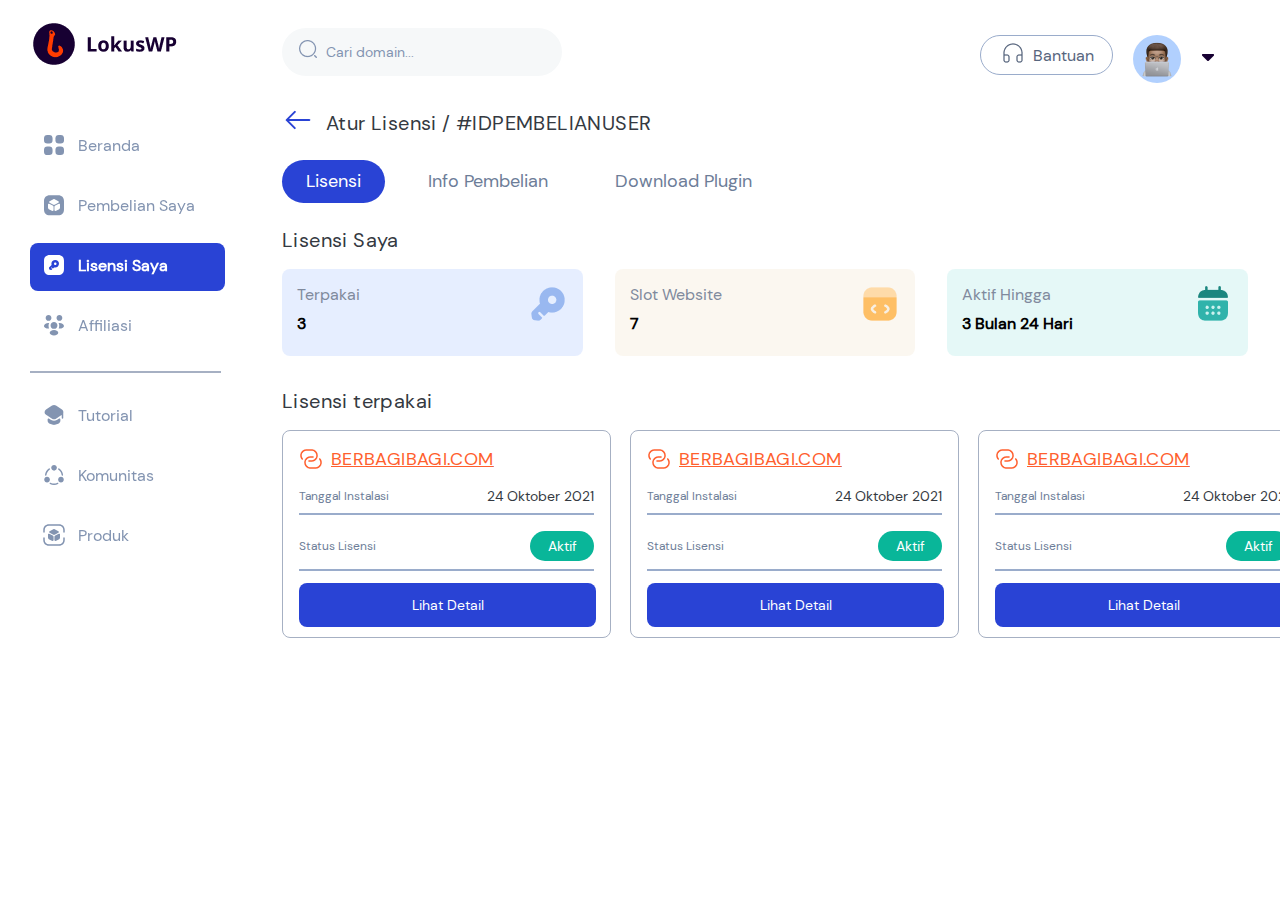
<file: atur-lisensi.html>
<!DOCTYPE html>
<html lang="en">
<head>
    <meta charset="UTF-8">
    <meta http-equiv="X-UA-Compatible" content="IE=edge">
    <meta name="viewport" content="width=device-width, initial-scale=1.0">
    <link rel="stylesheet" href="css/style.css">
    <title>Dashboard LokusWP</title>
</head>
<body>
    <div class="side-bar">
        <div class="avatar">
            <img src="assets/icon/avatar.png" alt="">
        </div>

        <div class="group-menu">
           <a href="index.html" class="menu">
               <div class="icon-menu">
                <svg width="24" height="24" viewBox="0 0 24 24" fill="none" xmlns="http://www.w3.org/2000/svg">
                    <path d="M7.24 2H5.34C3.15 2 2 3.15 2 5.33V7.23C2 9.41 3.15 10.56 5.33 10.56H7.23C9.41 10.56 10.56 9.41 10.56 7.23V5.33C10.57 3.15 9.42 2 7.24 2Z" fill="#8394B1"/>
                    <path d="M18.67 2H16.77C14.59 2 13.44 3.15 13.44 5.33V7.23C13.44 9.41 14.59 10.56 16.77 10.56H18.67C20.85 10.56 22 9.41 22 7.23V5.33C22 3.15 20.85 2 18.67 2Z" fill="#8394B1"/>
                    <path d="M18.67 13.4302H16.77C14.59 13.4302 13.44 14.5802 13.44 16.7602V18.6602C13.44 20.8402 14.59 21.9902 16.77 21.9902H18.67C20.85 21.9902 22 20.8402 22 18.6602V16.7602C22 14.5802 20.85 13.4302 18.67 13.4302Z" fill="#8394B1"/>
                    <path d="M7.24 13.4302H5.34C3.15 13.4302 2 14.5802 2 16.7602V18.6602C2 20.8502 3.15 22.0002 5.33 22.0002H7.23C9.41 22.0002 10.56 20.8502 10.56 18.6702V16.7702C10.57 14.5802 9.42 13.4302 7.24 13.4302Z" fill="#8394B1"/>
                </svg> 
               </div>
               <div class="text-menu">
                    Beranda
               </div>
           </a>

           <a href="pembelian.html" class="menu">
            <div class="icon-menu">
                <svg width="24" height="24" viewBox="0 0 24 24" fill="none" xmlns="http://www.w3.org/2000/svg">
                    <path d="M16.19 2.33008H7.81C4.17 2.33008 2 4.51008 2 8.15008V16.5201C2 20.1601 4.17 22.3301 7.81 22.3301H16.18C19.82 22.3301 21.99 20.1601 21.99 16.5201V8.15008C22 4.51008 19.83 2.33008 16.19 2.33008ZM11.57 17.1201C11.57 17.4201 11.42 17.6901 11.16 17.8501C11.02 17.9401 10.87 17.9801 10.71 17.9801C10.58 17.9801 10.45 17.9501 10.32 17.8901L6.82 16.1401C6.32 15.8801 6 15.3701 6 14.8001V11.4901C6 11.1901 6.15 10.9201 6.41 10.7601C6.67 10.6001 6.98 10.5901 7.25 10.7201L10.75 12.4701C11.26 12.7301 11.58 13.2401 11.58 13.8101V17.1201H11.57ZM11.36 11.7701L7.6 9.74008C7.33 9.59008 7.16 9.30008 7.16 8.97008C7.16 8.65008 7.33 8.35008 7.6 8.20008L11.36 6.17008C11.76 5.96008 12.23 5.96008 12.63 6.17008L16.39 8.20008C16.66 8.35008 16.83 8.64008 16.83 8.97008C16.83 9.30008 16.66 9.59008 16.39 9.74008L12.63 11.7701C12.43 11.8801 12.21 11.9301 11.99 11.9301C11.77 11.9301 11.56 11.8801 11.36 11.7701ZM18 14.8001C18 15.3701 17.68 15.8901 17.17 16.1401L13.67 17.8901C13.55 17.9501 13.42 17.9801 13.28 17.9801C13.12 17.9801 12.97 17.9401 12.83 17.8501C12.57 17.6901 12.42 17.4201 12.42 17.1201V13.8101C12.42 13.2401 12.74 12.7201 13.25 12.4701L16.75 10.7201C17.02 10.5901 17.33 10.6001 17.59 10.7601C17.85 10.9201 18 11.1901 18 11.4901V14.8001Z" fill="#8394B1"/>
                </svg>
            </div>
            <div class="text-menu">
                 Pembelian Saya
            </div>
        </a>

        <a href="lisensi.html" class="menu active">
            <div class="icon-menu">
               <svg width="24" height="24" viewBox="0 0 24 24" fill="none" xmlns="http://www.w3.org/2000/svg">
                    <path d="M13.25 12C13.9404 12 14.5 11.4404 14.5 10.75C14.5 10.0596 13.9404 9.5 13.25 9.5C12.5596 9.5 12 10.0596 12 10.75C12 11.4404 12.5596 12 13.25 12Z" fill="#8394B1"/>
                    <path d="M16.19 2H7.81C4.17 2 2 4.17 2 7.81V16.18C2 19.83 4.17 22 7.81 22H16.18C19.82 22 21.99 19.83 21.99 16.19V7.81C22 4.17 19.83 2 16.19 2ZM15.89 13.47C14.86 14.49 13.39 14.81 12.09 14.4L11.03 15.45C10.94 15.54 10.78 15.54 10.68 15.45L9.71 14.48C9.57 14.34 9.33 14.34 9.18 14.48C9.03 14.62 9.04 14.86 9.18 15.01L10.15 15.98C10.25 16.08 10.25 16.24 10.15 16.33L9.74 16.74C9.57 16.92 9.24 17.03 9 17L7.91 16.85C7.55 16.8 7.22 16.46 7.16 16.1L7.01 15.01C6.97 14.77 7.09 14.44 7.25 14.27L9.6 11.92C9.2 10.62 9.51 9.15 10.54 8.12C12.01 6.65 14.41 6.65 15.89 8.12C17.37 9.59 17.37 11.99 15.89 13.47Z" fill="#8394B1"/>
                </svg>
            </div>
            <div class="text-menu">
                 Lisensi Saya
            </div>
        </a>

        <a href="affiliasi.html" class="menu">
            <div class="icon-menu">
                <svg width="24" height="24" viewBox="0 0 24 24" fill="none" xmlns="http://www.w3.org/2000/svg">
                    <path d="M17.53 7.77C17.46 7.76 17.39 7.76 17.32 7.77C15.77 7.72 14.54 6.45 14.54 4.89C14.54 3.3 15.83 2 17.43 2C19.02 2 20.32 3.29 20.32 4.89C20.31 6.45 19.08 7.72 17.53 7.77Z" fill="#8394B1"/>
                    <path d="M20.79 14.6999C19.67 15.4499 18.1 15.7299 16.65 15.5399C17.03 14.7199 17.23 13.8099 17.24 12.8499C17.24 11.8499 17.02 10.8999 16.6 10.0699C18.08 9.86991 19.65 10.1499 20.78 10.8999C22.36 11.9399 22.36 13.6499 20.79 14.6999Z" fill="#8394B1"/>
                    <path d="M6.43997 7.77C6.50997 7.76 6.57997 7.76 6.64997 7.77C8.19997 7.72 9.42997 6.45 9.42997 4.89C9.42997 3.29 8.13997 2 6.53997 2C4.94997 2 3.65997 3.29 3.65997 4.89C3.65997 6.45 4.88997 7.72 6.43997 7.77Z" fill="#8394B1"/>
                    <path d="M6.55 12.8501C6.55 13.8201 6.75999 14.7401 7.14 15.5701C5.73 15.7201 4.26 15.4201 3.18 14.7101C1.6 13.6601 1.6 11.9501 3.18 10.9001C4.25 10.1801 5.75999 9.8901 7.18 10.0501C6.77 10.8901 6.55 11.8401 6.55 12.8501Z" fill="#8394B1"/>
                    <path d="M12.12 15.87C12.04 15.86 11.95 15.86 11.86 15.87C10.02 15.81 8.54999 14.3 8.54999 12.44C8.55999 10.54 10.09 9 12 9C13.9 9 15.44 10.54 15.44 12.44C15.43 14.3 13.97 15.81 12.12 15.87Z" fill="#8394B1"/>
                    <path d="M8.86999 17.9401C7.35999 18.9501 7.35999 20.6101 8.86999 21.6101C10.59 22.7601 13.41 22.7601 15.13 21.6101C16.64 20.6001 16.64 18.9401 15.13 17.9401C13.42 16.7901 10.6 16.7901 8.86999 17.9401Z" fill="#8394B1"/>
                </svg>                    
            </div>
            <div class="text-menu">
                 Affiliasi
            </div>
        </a>

        <hr class="border-menu">

        <a href="#" class="menu">
            <div class="icon-menu">
                <svg width="24" height="24" viewBox="0 0 24 24" fill="none" xmlns="http://www.w3.org/2000/svg">
                    <path d="M16.83 15.6402C17.5 15.2002 18.38 15.6802 18.38 16.4802V17.7702C18.38 19.0402 17.39 20.4002 16.2 20.8002L13.01 21.8602C12.45 22.0502 11.54 22.0502 10.99 21.8602L7.8 20.8002C6.6 20.4002 5.62 19.0402 5.62 17.7702V16.4702C5.62 15.6802 6.5 15.2002 7.16 15.6302L9.22 16.9702C10.01 17.5002 11.01 17.7602 12.01 17.7602C13.01 17.7602 14.01 17.5002 14.8 16.9702L16.83 15.6402Z" fill="#8394B1"/>
                    <path d="M19.98 6.46006L13.99 2.53006C12.91 1.82006 11.13 1.82006 10.05 2.53006L4.03002 6.46006C2.10002 7.71006 2.10002 10.5401 4.03002 11.8001L5.63002 12.8401L10.05 15.7201C11.13 16.4301 12.91 16.4301 13.99 15.7201L18.38 12.8401L19.75 11.9401V15.0001C19.75 15.4101 20.09 15.7501 20.5 15.7501C20.91 15.7501 21.25 15.4101 21.25 15.0001V10.0801C21.65 8.79006 21.24 7.29006 19.98 6.46006Z" fill="#8394B1"/>
                </svg>                      
            </div>
            <div class="text-menu">
                 Tutorial
            </div>
        </a>

        <a href="#" class="menu">
            <div class="icon-menu">
                <svg width="24" height="24" viewBox="0 0 24 24" fill="none" xmlns="http://www.w3.org/2000/svg">
                    <path d="M20.36 12.7301C19.99 12.7301 19.68 12.4501 19.64 12.0801C19.4 9.88007 18.22 7.90007 16.4 6.64007C16.07 6.41007 15.99 5.96007 16.22 5.63007C16.45 5.30007 16.9 5.22007 17.23 5.45007C19.4 6.96007 20.8 9.32007 21.09 11.9301C21.13 12.3301 20.84 12.6901 20.44 12.7301C20.41 12.7301 20.39 12.7301 20.36 12.7301Z" fill="#8394B1"/>
                    <path d="M3.73998 12.7802C3.71998 12.7802 3.68998 12.7802 3.66998 12.7802C3.26998 12.7402 2.97998 12.3802 3.01998 11.9802C3.28998 9.3702 4.66998 7.0102 6.81998 5.4902C7.13998 5.2602 7.59998 5.3402 7.82998 5.6602C8.05998 5.9902 7.97998 6.4402 7.65998 6.6702C5.85998 7.9502 4.68998 9.9302 4.46998 12.1202C4.42998 12.5002 4.10998 12.7802 3.73998 12.7802Z" fill="#8394B1"/>
                    <path d="M15.99 21.0998C14.76 21.6898 13.44 21.9898 12.06 21.9898C10.62 21.9898 9.24998 21.6698 7.96998 21.0198C7.60998 20.8498 7.46998 20.4098 7.64998 20.0498C7.81998 19.6898 8.25998 19.5498 8.61998 19.7198C9.24998 20.0398 9.91998 20.2598 10.6 20.3898C11.52 20.5698 12.46 20.5798 13.38 20.4198C14.06 20.2998 14.73 20.0898 15.35 19.7898C15.72 19.6198 16.16 19.7598 16.32 20.1298C16.5 20.4898 16.36 20.9298 15.99 21.0998Z" fill="#8394B1"/>
                    <path d="M12.05 2.00977C10.5 2.00977 9.22998 3.26977 9.22998 4.82977C9.22998 6.38977 10.49 7.64977 12.05 7.64977C13.61 7.64977 14.87 6.38977 14.87 4.82977C14.87 3.26977 13.61 2.00977 12.05 2.00977Z" fill="#8394B1"/>
                    <path d="M5.04998 13.8701C3.49998 13.8701 2.22998 15.1301 2.22998 16.6901C2.22998 18.2501 3.48998 19.5101 5.04998 19.5101C6.60998 19.5101 7.86998 18.2501 7.86998 16.6901C7.86998 15.1301 6.59998 13.8701 5.04998 13.8701Z" fill="#8394B1"/>
                    <path d="M18.95 13.8701C17.4 13.8701 16.13 15.1301 16.13 16.6901C16.13 18.2501 17.39 19.5101 18.95 19.5101C20.51 19.5101 21.77 18.2501 21.77 16.6901C21.77 15.1301 20.51 13.8701 18.95 13.8701Z" fill="#8394B1"/>
                </svg>                                  
            </div>
            <div class="text-menu">
                 Komunitas
            </div>
        </a>

        <a href="#" class="menu">
            <div class="icon-menu">
                <svg width="24" height="24" viewBox="0 0 24 24" fill="none" xmlns="http://www.w3.org/2000/svg">
                    <path d="M22 9.75C21.59 9.75 21.25 9.41 21.25 9V7C21.25 4.42 19.58 2.75 17 2.75H7C4.42 2.75 2.75 4.42 2.75 7V9C2.75 9.41 2.41 9.75 2 9.75C1.59 9.75 1.25 9.41 1.25 9V7C1.25 3.56 3.56 1.25 7 1.25H17C20.44 1.25 22.75 3.56 22.75 7V9C22.75 9.41 22.41 9.75 22 9.75Z" fill="#8394B1"/>
                    <path d="M17 22.75H7C3.56 22.75 1.25 20.44 1.25 17V15C1.25 14.59 1.59 14.25 2 14.25C2.41 14.25 2.75 14.59 2.75 15V17C2.75 19.58 4.42 21.25 7 21.25H17C19.58 21.25 21.25 19.58 21.25 17V15C21.25 14.59 21.59 14.25 22 14.25C22.41 14.25 22.75 14.59 22.75 15V17C22.75 20.44 20.44 22.75 17 22.75Z" fill="#8394B1"/>
                    <path d="M16.4 8.20996L12.64 6.17996C12.24 5.96996 11.77 5.96996 11.37 6.17996L7.59997 8.20996C7.32997 8.35996 7.15997 8.64996 7.15997 8.96996C7.15997 9.29996 7.32997 9.58996 7.59997 9.73996L11.36 11.77C11.56 11.88 11.78 11.93 12 11.93C12.22 11.93 12.44 11.88 12.64 11.77L16.4 9.73996C16.67 9.58996 16.84 9.29996 16.84 8.96996C16.84 8.64996 16.67 8.35996 16.4 8.20996Z" fill="#8394B1"/>
                    <path d="M10.74 12.4699L7.24 10.7199C6.97 10.5899 6.66 10.5999 6.4 10.7599C6.15 10.9199 6 11.1899 6 11.4899V14.7999C6 15.3699 6.32 15.8899 6.83 16.1399L10.33 17.8899C10.45 17.9499 10.58 17.9799 10.72 17.9799C10.88 17.9799 11.03 17.9399 11.17 17.8499C11.43 17.6899 11.58 17.4199 11.58 17.1199V13.8099C11.57 13.2399 11.26 12.7299 10.74 12.4699Z" fill="#8394B1"/>
                    <path d="M17.59 10.7599C17.33 10.5999 17.02 10.5899 16.75 10.7199L13.25 12.4699C12.74 12.7299 12.42 13.2399 12.42 13.8099V17.1199C12.42 17.4199 12.57 17.6899 12.83 17.8499C12.97 17.9399 13.12 17.9799 13.28 17.9799C13.41 17.9799 13.54 17.9499 13.67 17.8899L17.17 16.1399C17.68 15.8799 18 15.3699 18 14.7999V11.4899C18 11.1899 17.85 10.9199 17.59 10.7599Z" fill="#8394B1"/>
                </svg>                                          
            </div>
            <div class="text-menu">
                 Produk
            </div>
        </a>

        </div>
    </div>

    <!-- top bar -->

    <div class="top-bar">
        <div class="content-top-bar">
            <div class="input">
                <div class="inside">
                    <div>
                        <img src="assets/icon/Search.png" alt="">
                    </div>
                    <div>
                        <input type="text" placeholder="Cari domain...">
                    </div>
                </div>
            </div>
           <div class="panel-end">
                <div class="help">
                   <a href="#" class="help-icon">
                       <div>
                           <img src="assets/icon/Help.png" alt="">
                       </div>
                       <div class="text-help">
                            Bantuan
                       </div>
                   </a>
                </div>
                <div class="side-avatar">
                    <div class="user"></div>
                    <div class="dropdown" onclick="myFunction()">
                        <img src="assets/icon/Down.png" alt="">
                    </div>

                    <div id="myDropdown" class="dropdown-content">
                        <a href="#">Link 1</a>
                        <a href="#">Link 2</a>
                        <a href="#">Link 3</a>
                    </div>
                </div>
           </div>
        </div>
    </div>

    <div class="main-content-pembelian">
        <div class="panel-lisensi">
            <div>
                <a href="#">
                    <img src="assets/icon/Left.png" alt="">
                </a>
            </div>
            <div class="id-buy-user">
                Atur Lisensi / #IDPEMBELIANUSER
            </div>
        </div>
        <div class="wrapper-menu">
            <a href="atur-lisensi.html" class="active-menu">Lisensi</a>
            <a href="info-pembelian.html">Info Pembelian</a>
            <a href="download-plugin.html">Download Plugin</a>
        </div>

        <div class="head-license">
            <h3>Lisensi Saya</h3>
        </div>

        <div class="main-card">
            <div class="card-1">
                <div>
                    <h3>Terpakai</h3>
                    <h4>3</h4>
                </div>
                <div>
                    <img src="assets/icon/Expired.png" alt="">
                </div>
            </div>
            <div class="card-2">
                <div>
                    <h3>Slot Website</h3>
                    <h4>7</h4>
                </div>
                <div>
                    <img src="assets/icon/total-lisensi.png" alt="">
                </div>
            </div>
            <div class="card-3">
                <div>
                    <h3>Aktif Hingga</h3>
                    <h4>3 Bulan 24 Hari</h4>
                </div>
                <div>
                    <img src="assets/icon/calendar.png" alt="">
                </div>
            </div>
        </div>

        <div class="wrapper-use-licensi">
            <h4>
                Lisensi terpakai
            </h4>

            <div class="card-licensi">
                <div class="body-card-licensi">
                    <a href="#" class="link-domain">
                        <img src="assets/icon/1.png" alt="">
                        <h1>BERBAGIBAGI.COM</h1>
                    </a>

                    <div class="date-instalation">
                        <p class="instalation">
                            Tanggal Instalasi
                        </p>

                        <p class="date">
                            24 Oktober 2021
                        </p>
                    </div>

                    <div class="border"></div>

                    <div class="date-instalation">
                        <p class="instalation">
                            Status Lisensi
                        </p>

                        <div class="aktif">
                            Aktif
                        </div>
                    </div>

                    <div class="border"></div>

                    <a href="#" class="detail-licensi">Lihat Detail</a>
                </div>

                <div class="body-card-licensi">
                    <a href="#" class="link-domain">
                        <img src="assets/icon/1.png" alt="">
                        <h1>BERBAGIBAGI.COM</h1>
                    </a>

                    <div class="date-instalation">
                        <p class="instalation">
                            Tanggal Instalasi
                        </p>

                        <p class="date">
                            24 Oktober 2021
                        </p>
                    </div>

                    <div class="border"></div>

                    <div class="date-instalation">
                        <p class="instalation">
                            Status Lisensi
                        </p>

                        <div class="aktif">
                            Aktif
                        </div>
                    </div>

                    <div class="border"></div>

                    <a href="#" class="detail-licensi">Lihat Detail</a>
                </div>

                <div class="body-card-licensi">
                    <a href="#" class="link-domain">
                        <img src="assets/icon/1.png" alt="">
                        <h1>BERBAGIBAGI.COM</h1>
                    </a>

                    <div class="date-instalation">
                        <p class="instalation">
                            Tanggal Instalasi
                        </p>

                        <p class="date">
                            24 Oktober 2021
                        </p>
                    </div>

                    <div class="border"></div>

                    <div class="date-instalation">
                        <p class="instalation">
                            Status Lisensi
                        </p>

                        <div class="aktif">
                            Aktif
                        </div>
                    </div>

                    <div class="border"></div>

                    <a href="#" class="detail-licensi">Lihat Detail</a>
                </div>
            </div>
        </div>
    </div>



      

    <!-- popup -->

    <!-- end popup -->

    

   
<script src="js/pembelian.js"></script>
</body>
</html>
</file>
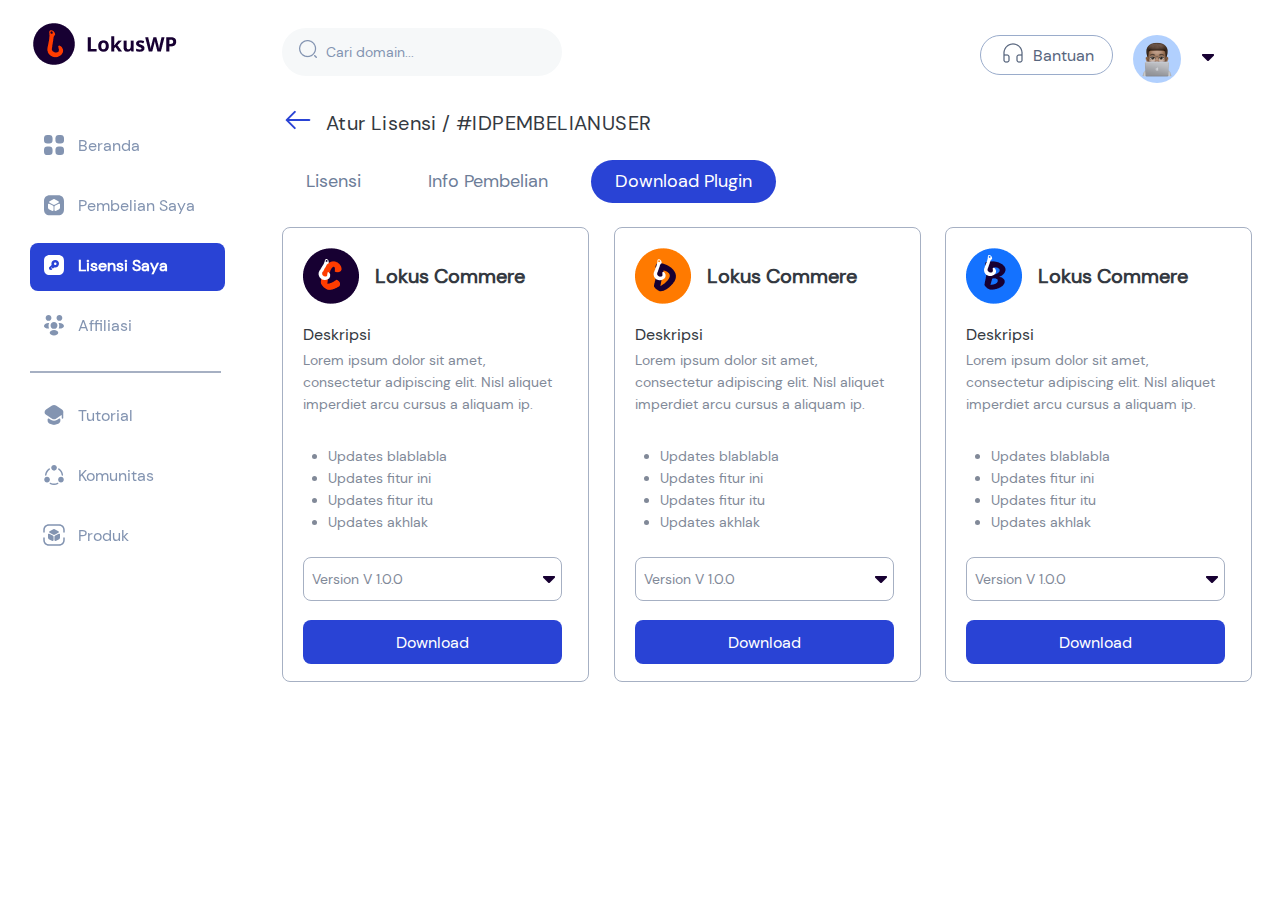
<file: download-plugin.html>
<!DOCTYPE html>
<html lang="en">

<head>
    <meta charset="UTF-8">
    <meta http-equiv="X-UA-Compatible" content="IE=edge">
    <meta name="viewport" content="width=device-width, initial-scale=1.0">
    <link rel="stylesheet" href="css/style.css">
    <title>Dashboard LokusWP</title>
</head>

<body>
    <div class="side-bar">
        <div class="avatar">
            <img src="assets/icon/avatar.png" alt="">
        </div>

        <div class="group-menu">
            <a href="index.html" class="menu">
                <div class="icon-menu">
                    <svg width="24" height="24" viewBox="0 0 24 24" fill="none" xmlns="http://www.w3.org/2000/svg">
                        <path
                            d="M7.24 2H5.34C3.15 2 2 3.15 2 5.33V7.23C2 9.41 3.15 10.56 5.33 10.56H7.23C9.41 10.56 10.56 9.41 10.56 7.23V5.33C10.57 3.15 9.42 2 7.24 2Z"
                            fill="#8394B1" />
                        <path
                            d="M18.67 2H16.77C14.59 2 13.44 3.15 13.44 5.33V7.23C13.44 9.41 14.59 10.56 16.77 10.56H18.67C20.85 10.56 22 9.41 22 7.23V5.33C22 3.15 20.85 2 18.67 2Z"
                            fill="#8394B1" />
                        <path
                            d="M18.67 13.4302H16.77C14.59 13.4302 13.44 14.5802 13.44 16.7602V18.6602C13.44 20.8402 14.59 21.9902 16.77 21.9902H18.67C20.85 21.9902 22 20.8402 22 18.6602V16.7602C22 14.5802 20.85 13.4302 18.67 13.4302Z"
                            fill="#8394B1" />
                        <path
                            d="M7.24 13.4302H5.34C3.15 13.4302 2 14.5802 2 16.7602V18.6602C2 20.8502 3.15 22.0002 5.33 22.0002H7.23C9.41 22.0002 10.56 20.8502 10.56 18.6702V16.7702C10.57 14.5802 9.42 13.4302 7.24 13.4302Z"
                            fill="#8394B1" />
                    </svg>
                </div>
                <div class="text-menu">
                    Beranda
                </div>
            </a>

            <a href="pembelian.html" class="menu">
                <div class="icon-menu">
                    <svg width="24" height="24" viewBox="0 0 24 24" fill="none" xmlns="http://www.w3.org/2000/svg">
                        <path
                            d="M16.19 2.33008H7.81C4.17 2.33008 2 4.51008 2 8.15008V16.5201C2 20.1601 4.17 22.3301 7.81 22.3301H16.18C19.82 22.3301 21.99 20.1601 21.99 16.5201V8.15008C22 4.51008 19.83 2.33008 16.19 2.33008ZM11.57 17.1201C11.57 17.4201 11.42 17.6901 11.16 17.8501C11.02 17.9401 10.87 17.9801 10.71 17.9801C10.58 17.9801 10.45 17.9501 10.32 17.8901L6.82 16.1401C6.32 15.8801 6 15.3701 6 14.8001V11.4901C6 11.1901 6.15 10.9201 6.41 10.7601C6.67 10.6001 6.98 10.5901 7.25 10.7201L10.75 12.4701C11.26 12.7301 11.58 13.2401 11.58 13.8101V17.1201H11.57ZM11.36 11.7701L7.6 9.74008C7.33 9.59008 7.16 9.30008 7.16 8.97008C7.16 8.65008 7.33 8.35008 7.6 8.20008L11.36 6.17008C11.76 5.96008 12.23 5.96008 12.63 6.17008L16.39 8.20008C16.66 8.35008 16.83 8.64008 16.83 8.97008C16.83 9.30008 16.66 9.59008 16.39 9.74008L12.63 11.7701C12.43 11.8801 12.21 11.9301 11.99 11.9301C11.77 11.9301 11.56 11.8801 11.36 11.7701ZM18 14.8001C18 15.3701 17.68 15.8901 17.17 16.1401L13.67 17.8901C13.55 17.9501 13.42 17.9801 13.28 17.9801C13.12 17.9801 12.97 17.9401 12.83 17.8501C12.57 17.6901 12.42 17.4201 12.42 17.1201V13.8101C12.42 13.2401 12.74 12.7201 13.25 12.4701L16.75 10.7201C17.02 10.5901 17.33 10.6001 17.59 10.7601C17.85 10.9201 18 11.1901 18 11.4901V14.8001Z"
                            fill="#8394B1" />
                    </svg>
                </div>
                <div class="text-menu">
                    Pembelian Saya
                </div>
            </a>

            <a href="lisensi.html" class="menu active">
                <div class="icon-menu">
                    <svg width="24" height="24" viewBox="0 0 24 24" fill="none" xmlns="http://www.w3.org/2000/svg">
                        <path
                            d="M13.25 12C13.9404 12 14.5 11.4404 14.5 10.75C14.5 10.0596 13.9404 9.5 13.25 9.5C12.5596 9.5 12 10.0596 12 10.75C12 11.4404 12.5596 12 13.25 12Z"
                            fill="#8394B1" />
                        <path
                            d="M16.19 2H7.81C4.17 2 2 4.17 2 7.81V16.18C2 19.83 4.17 22 7.81 22H16.18C19.82 22 21.99 19.83 21.99 16.19V7.81C22 4.17 19.83 2 16.19 2ZM15.89 13.47C14.86 14.49 13.39 14.81 12.09 14.4L11.03 15.45C10.94 15.54 10.78 15.54 10.68 15.45L9.71 14.48C9.57 14.34 9.33 14.34 9.18 14.48C9.03 14.62 9.04 14.86 9.18 15.01L10.15 15.98C10.25 16.08 10.25 16.24 10.15 16.33L9.74 16.74C9.57 16.92 9.24 17.03 9 17L7.91 16.85C7.55 16.8 7.22 16.46 7.16 16.1L7.01 15.01C6.97 14.77 7.09 14.44 7.25 14.27L9.6 11.92C9.2 10.62 9.51 9.15 10.54 8.12C12.01 6.65 14.41 6.65 15.89 8.12C17.37 9.59 17.37 11.99 15.89 13.47Z"
                            fill="#8394B1" />
                    </svg>
                </div>
                <div class="text-menu">
                    Lisensi Saya
                </div>
            </a>

            <a href="affiliasi.html" class="menu">
                <div class="icon-menu">
                    <svg width="24" height="24" viewBox="0 0 24 24" fill="none" xmlns="http://www.w3.org/2000/svg">
                        <path
                            d="M17.53 7.77C17.46 7.76 17.39 7.76 17.32 7.77C15.77 7.72 14.54 6.45 14.54 4.89C14.54 3.3 15.83 2 17.43 2C19.02 2 20.32 3.29 20.32 4.89C20.31 6.45 19.08 7.72 17.53 7.77Z"
                            fill="#8394B1" />
                        <path
                            d="M20.79 14.6999C19.67 15.4499 18.1 15.7299 16.65 15.5399C17.03 14.7199 17.23 13.8099 17.24 12.8499C17.24 11.8499 17.02 10.8999 16.6 10.0699C18.08 9.86991 19.65 10.1499 20.78 10.8999C22.36 11.9399 22.36 13.6499 20.79 14.6999Z"
                            fill="#8394B1" />
                        <path
                            d="M6.43997 7.77C6.50997 7.76 6.57997 7.76 6.64997 7.77C8.19997 7.72 9.42997 6.45 9.42997 4.89C9.42997 3.29 8.13997 2 6.53997 2C4.94997 2 3.65997 3.29 3.65997 4.89C3.65997 6.45 4.88997 7.72 6.43997 7.77Z"
                            fill="#8394B1" />
                        <path
                            d="M6.55 12.8501C6.55 13.8201 6.75999 14.7401 7.14 15.5701C5.73 15.7201 4.26 15.4201 3.18 14.7101C1.6 13.6601 1.6 11.9501 3.18 10.9001C4.25 10.1801 5.75999 9.8901 7.18 10.0501C6.77 10.8901 6.55 11.8401 6.55 12.8501Z"
                            fill="#8394B1" />
                        <path
                            d="M12.12 15.87C12.04 15.86 11.95 15.86 11.86 15.87C10.02 15.81 8.54999 14.3 8.54999 12.44C8.55999 10.54 10.09 9 12 9C13.9 9 15.44 10.54 15.44 12.44C15.43 14.3 13.97 15.81 12.12 15.87Z"
                            fill="#8394B1" />
                        <path
                            d="M8.86999 17.9401C7.35999 18.9501 7.35999 20.6101 8.86999 21.6101C10.59 22.7601 13.41 22.7601 15.13 21.6101C16.64 20.6001 16.64 18.9401 15.13 17.9401C13.42 16.7901 10.6 16.7901 8.86999 17.9401Z"
                            fill="#8394B1" />
                    </svg>
                </div>
                <div class="text-menu">
                    Affiliasi
                </div>
            </a>

            <hr class="border-menu">

            <a href="#" class="menu">
                <div class="icon-menu">
                    <svg width="24" height="24" viewBox="0 0 24 24" fill="none" xmlns="http://www.w3.org/2000/svg">
                        <path
                            d="M16.83 15.6402C17.5 15.2002 18.38 15.6802 18.38 16.4802V17.7702C18.38 19.0402 17.39 20.4002 16.2 20.8002L13.01 21.8602C12.45 22.0502 11.54 22.0502 10.99 21.8602L7.8 20.8002C6.6 20.4002 5.62 19.0402 5.62 17.7702V16.4702C5.62 15.6802 6.5 15.2002 7.16 15.6302L9.22 16.9702C10.01 17.5002 11.01 17.7602 12.01 17.7602C13.01 17.7602 14.01 17.5002 14.8 16.9702L16.83 15.6402Z"
                            fill="#8394B1" />
                        <path
                            d="M19.98 6.46006L13.99 2.53006C12.91 1.82006 11.13 1.82006 10.05 2.53006L4.03002 6.46006C2.10002 7.71006 2.10002 10.5401 4.03002 11.8001L5.63002 12.8401L10.05 15.7201C11.13 16.4301 12.91 16.4301 13.99 15.7201L18.38 12.8401L19.75 11.9401V15.0001C19.75 15.4101 20.09 15.7501 20.5 15.7501C20.91 15.7501 21.25 15.4101 21.25 15.0001V10.0801C21.65 8.79006 21.24 7.29006 19.98 6.46006Z"
                            fill="#8394B1" />
                    </svg>
                </div>
                <div class="text-menu">
                    Tutorial
                </div>
            </a>

            <a href="#" class="menu">
                <div class="icon-menu">
                    <svg width="24" height="24" viewBox="0 0 24 24" fill="none" xmlns="http://www.w3.org/2000/svg">
                        <path
                            d="M20.36 12.7301C19.99 12.7301 19.68 12.4501 19.64 12.0801C19.4 9.88007 18.22 7.90007 16.4 6.64007C16.07 6.41007 15.99 5.96007 16.22 5.63007C16.45 5.30007 16.9 5.22007 17.23 5.45007C19.4 6.96007 20.8 9.32007 21.09 11.9301C21.13 12.3301 20.84 12.6901 20.44 12.7301C20.41 12.7301 20.39 12.7301 20.36 12.7301Z"
                            fill="#8394B1" />
                        <path
                            d="M3.73998 12.7802C3.71998 12.7802 3.68998 12.7802 3.66998 12.7802C3.26998 12.7402 2.97998 12.3802 3.01998 11.9802C3.28998 9.3702 4.66998 7.0102 6.81998 5.4902C7.13998 5.2602 7.59998 5.3402 7.82998 5.6602C8.05998 5.9902 7.97998 6.4402 7.65998 6.6702C5.85998 7.9502 4.68998 9.9302 4.46998 12.1202C4.42998 12.5002 4.10998 12.7802 3.73998 12.7802Z"
                            fill="#8394B1" />
                        <path
                            d="M15.99 21.0998C14.76 21.6898 13.44 21.9898 12.06 21.9898C10.62 21.9898 9.24998 21.6698 7.96998 21.0198C7.60998 20.8498 7.46998 20.4098 7.64998 20.0498C7.81998 19.6898 8.25998 19.5498 8.61998 19.7198C9.24998 20.0398 9.91998 20.2598 10.6 20.3898C11.52 20.5698 12.46 20.5798 13.38 20.4198C14.06 20.2998 14.73 20.0898 15.35 19.7898C15.72 19.6198 16.16 19.7598 16.32 20.1298C16.5 20.4898 16.36 20.9298 15.99 21.0998Z"
                            fill="#8394B1" />
                        <path
                            d="M12.05 2.00977C10.5 2.00977 9.22998 3.26977 9.22998 4.82977C9.22998 6.38977 10.49 7.64977 12.05 7.64977C13.61 7.64977 14.87 6.38977 14.87 4.82977C14.87 3.26977 13.61 2.00977 12.05 2.00977Z"
                            fill="#8394B1" />
                        <path
                            d="M5.04998 13.8701C3.49998 13.8701 2.22998 15.1301 2.22998 16.6901C2.22998 18.2501 3.48998 19.5101 5.04998 19.5101C6.60998 19.5101 7.86998 18.2501 7.86998 16.6901C7.86998 15.1301 6.59998 13.8701 5.04998 13.8701Z"
                            fill="#8394B1" />
                        <path
                            d="M18.95 13.8701C17.4 13.8701 16.13 15.1301 16.13 16.6901C16.13 18.2501 17.39 19.5101 18.95 19.5101C20.51 19.5101 21.77 18.2501 21.77 16.6901C21.77 15.1301 20.51 13.8701 18.95 13.8701Z"
                            fill="#8394B1" />
                    </svg>
                </div>
                <div class="text-menu">
                    Komunitas
                </div>
            </a>

            <a href="#" class="menu">
                <div class="icon-menu">
                    <svg width="24" height="24" viewBox="0 0 24 24" fill="none" xmlns="http://www.w3.org/2000/svg">
                        <path
                            d="M22 9.75C21.59 9.75 21.25 9.41 21.25 9V7C21.25 4.42 19.58 2.75 17 2.75H7C4.42 2.75 2.75 4.42 2.75 7V9C2.75 9.41 2.41 9.75 2 9.75C1.59 9.75 1.25 9.41 1.25 9V7C1.25 3.56 3.56 1.25 7 1.25H17C20.44 1.25 22.75 3.56 22.75 7V9C22.75 9.41 22.41 9.75 22 9.75Z"
                            fill="#8394B1" />
                        <path
                            d="M17 22.75H7C3.56 22.75 1.25 20.44 1.25 17V15C1.25 14.59 1.59 14.25 2 14.25C2.41 14.25 2.75 14.59 2.75 15V17C2.75 19.58 4.42 21.25 7 21.25H17C19.58 21.25 21.25 19.58 21.25 17V15C21.25 14.59 21.59 14.25 22 14.25C22.41 14.25 22.75 14.59 22.75 15V17C22.75 20.44 20.44 22.75 17 22.75Z"
                            fill="#8394B1" />
                        <path
                            d="M16.4 8.20996L12.64 6.17996C12.24 5.96996 11.77 5.96996 11.37 6.17996L7.59997 8.20996C7.32997 8.35996 7.15997 8.64996 7.15997 8.96996C7.15997 9.29996 7.32997 9.58996 7.59997 9.73996L11.36 11.77C11.56 11.88 11.78 11.93 12 11.93C12.22 11.93 12.44 11.88 12.64 11.77L16.4 9.73996C16.67 9.58996 16.84 9.29996 16.84 8.96996C16.84 8.64996 16.67 8.35996 16.4 8.20996Z"
                            fill="#8394B1" />
                        <path
                            d="M10.74 12.4699L7.24 10.7199C6.97 10.5899 6.66 10.5999 6.4 10.7599C6.15 10.9199 6 11.1899 6 11.4899V14.7999C6 15.3699 6.32 15.8899 6.83 16.1399L10.33 17.8899C10.45 17.9499 10.58 17.9799 10.72 17.9799C10.88 17.9799 11.03 17.9399 11.17 17.8499C11.43 17.6899 11.58 17.4199 11.58 17.1199V13.8099C11.57 13.2399 11.26 12.7299 10.74 12.4699Z"
                            fill="#8394B1" />
                        <path
                            d="M17.59 10.7599C17.33 10.5999 17.02 10.5899 16.75 10.7199L13.25 12.4699C12.74 12.7299 12.42 13.2399 12.42 13.8099V17.1199C12.42 17.4199 12.57 17.6899 12.83 17.8499C12.97 17.9399 13.12 17.9799 13.28 17.9799C13.41 17.9799 13.54 17.9499 13.67 17.8899L17.17 16.1399C17.68 15.8799 18 15.3699 18 14.7999V11.4899C18 11.1899 17.85 10.9199 17.59 10.7599Z"
                            fill="#8394B1" />
                    </svg>
                </div>
                <div class="text-menu">
                    Produk
                </div>
            </a>

        </div>
    </div>

    <!-- top bar -->

    <div class="top-bar">
        <div class="content-top-bar">
            <div class="input">
                <div class="inside">
                    <div>
                        <img src="assets/icon/Search.png" alt="">
                    </div>
                    <div>
                        <input type="text" placeholder="Cari domain...">
                    </div>
                </div>
            </div>
            <div class="panel-end">
                <div class="help">
                    <a href="#" class="help-icon">
                        <div>
                            <img src="assets/icon/Help.png" alt="">
                        </div>
                        <div class="text-help">
                            Bantuan
                        </div>
                    </a>
                </div>
                <div class="side-avatar">
                    <div class="user"></div>
                    <div class="dropdown" onclick="myFunction()">
                        <img src="assets/icon/Down.png" alt="">
                    </div>

                    <div id="myDropdown" class="dropdown-content">
                        <a href="#">Link 1</a>
                        <a href="#">Link 2</a>
                        <a href="#">Link 3</a>
                    </div>
                </div>
            </div>
        </div>
    </div>

    <div class="main-content-pembelian">
        <div class="panel-lisensi">
            <div>
                <a href="#">
                    <img src="assets/icon/Left.png" alt="">
                </a>
            </div>
            <div class="id-buy-user">
                Atur Lisensi / #IDPEMBELIANUSER
            </div>
        </div>
        <div class="wrapper-menu">
            <a href="atur-lisensi.html">Lisensi</a>
            <a href="info-pembelian.html">Info Pembelian</a>
            <a href="download-plugin.html" class="active-menu">Download Plugin</a>
        </div>

        <div class="wrapper-card-download">
            <div class="card-download">
                <div class="wrapper-commerce">
                    <img src="assets/icon/Logo.png" alt="">
                    <h1>Lokus Commere</h1>
                </div>

                <div class="body-commerce">
                    <h4>Deskripsi</h4>
                    <p>Lorem ipsum dolor sit amet, consectetur adipiscing elit. Nisl aliquet imperdiet arcu cursus a
                        aliquam ip.</p>
                    <ul>
                        <li>Updates blablabla</li>
                        <li>Updates fitur ini</li>
                        <li>Updates fitur itu</li>
                        <li>Updates akhlak</li>
                    </ul>
                </div>
                <div class="version-list">
                    <select name="" id="">
                        <option value="" selected>Version V 1.0.0</option>
                    </select>
                </div>
                <div class="btn-download-plugin">
                    <a href="#">Download</a>
                </div>
            </div>

            <div class="card-download">
                <div class="wrapper-commerce">
                    <img src="assets/icon/Logo-2.png" alt="">
                    <h1>Lokus Commere</h1>
                </div>

                <div class="body-commerce">
                    <h4>Deskripsi</h4>
                    <p>Lorem ipsum dolor sit amet, consectetur adipiscing elit. Nisl aliquet imperdiet arcu cursus a
                        aliquam ip.</p>
                    <ul>
                        <li>Updates blablabla</li>
                        <li>Updates fitur ini</li>
                        <li>Updates fitur itu</li>
                        <li>Updates akhlak</li>
                    </ul>
                </div>
                <div class="version-list">
                    <select name="" id="">
                        <option value="" selected>Version V 1.0.0</option>
                    </select>
                </div>
                <div class="btn-download-plugin">
                    <a href="#">Download</a>
                </div>
            </div>

            <div class="card-download">
                <div class="wrapper-commerce">
                    <img src="assets/icon/Logo-3.png" alt="">
                    <h1>Lokus Commere</h1>
                </div>

                <div class="body-commerce">
                    <h4>Deskripsi</h4>
                    <p>Lorem ipsum dolor sit amet, consectetur adipiscing elit. Nisl aliquet imperdiet arcu cursus a
                        aliquam ip.</p>
                    <ul>
                        <li>Updates blablabla</li>
                        <li>Updates fitur ini</li>
                        <li>Updates fitur itu</li>
                        <li>Updates akhlak</li>
                    </ul>
                </div>
                <div class="version-list">
                    <select name="" id="">
                        <option value="" selected>Version V 1.0.0</option>
                    </select>
                </div>
                <div class="btn-download-plugin">
                    <a href="#">Download</a>
                </div>
            </div>
        </div>
    </div>



    <!-- popup -->

    <!-- end popup -->




    <script src="js/pembelian.js"></script>
</body>

</html>
</file>
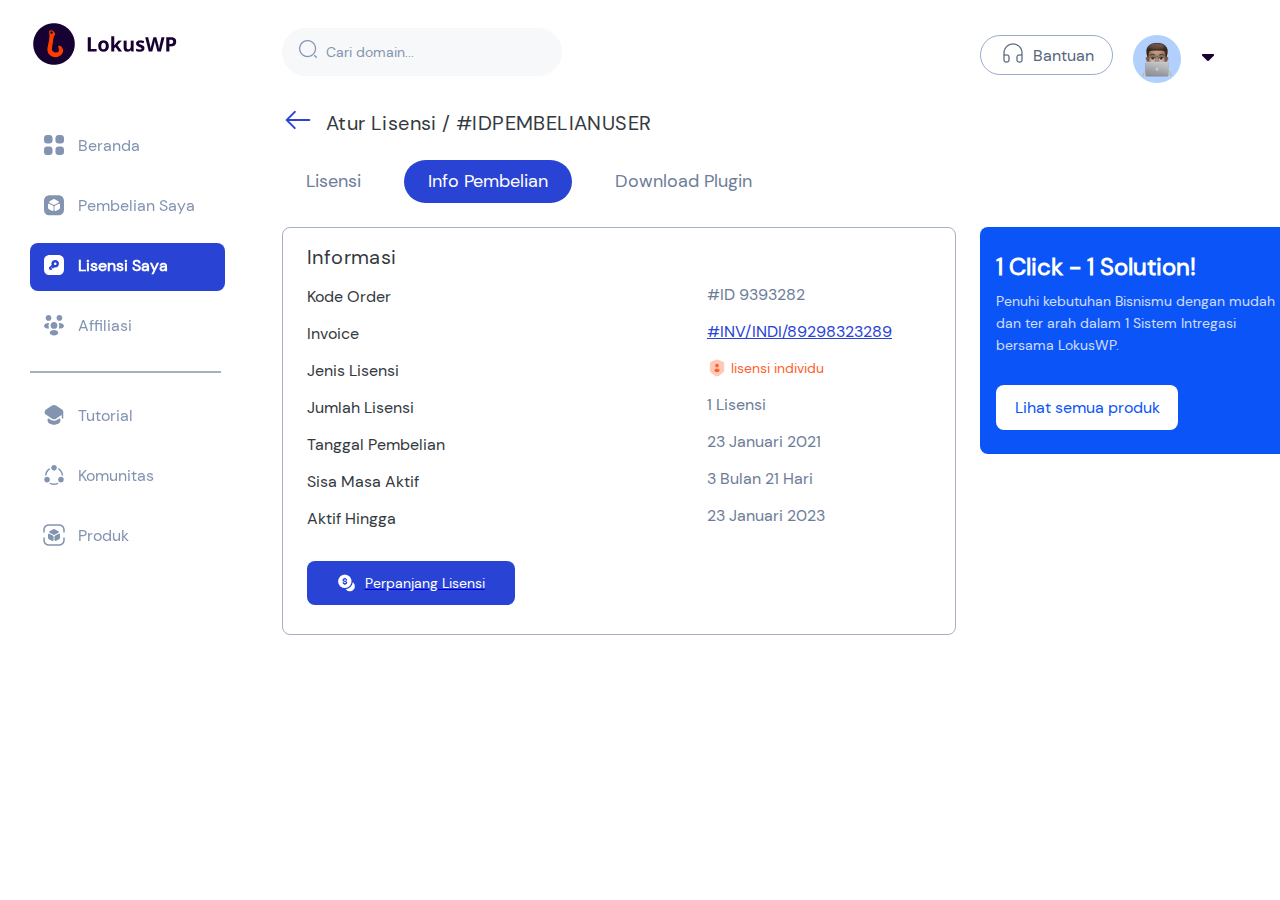
<file: info-pembelian.html>
<!DOCTYPE html>
<html lang="en">

<head>
    <meta charset="UTF-8">
    <meta http-equiv="X-UA-Compatible" content="IE=edge">
    <meta name="viewport" content="width=device-width, initial-scale=1.0">
    <link rel="stylesheet" href="css/style.css">
    <title>Dashboard LokusWP</title>
</head>

<body>
    <div class="side-bar">
        <div class="avatar">
            <img src="assets/icon/avatar.png" alt="">
        </div>

        <div class="group-menu">
            <a href="index.html" class="menu">
                <div class="icon-menu">
                    <svg width="24" height="24" viewBox="0 0 24 24" fill="none" xmlns="http://www.w3.org/2000/svg">
                        <path
                            d="M7.24 2H5.34C3.15 2 2 3.15 2 5.33V7.23C2 9.41 3.15 10.56 5.33 10.56H7.23C9.41 10.56 10.56 9.41 10.56 7.23V5.33C10.57 3.15 9.42 2 7.24 2Z"
                            fill="#8394B1" />
                        <path
                            d="M18.67 2H16.77C14.59 2 13.44 3.15 13.44 5.33V7.23C13.44 9.41 14.59 10.56 16.77 10.56H18.67C20.85 10.56 22 9.41 22 7.23V5.33C22 3.15 20.85 2 18.67 2Z"
                            fill="#8394B1" />
                        <path
                            d="M18.67 13.4302H16.77C14.59 13.4302 13.44 14.5802 13.44 16.7602V18.6602C13.44 20.8402 14.59 21.9902 16.77 21.9902H18.67C20.85 21.9902 22 20.8402 22 18.6602V16.7602C22 14.5802 20.85 13.4302 18.67 13.4302Z"
                            fill="#8394B1" />
                        <path
                            d="M7.24 13.4302H5.34C3.15 13.4302 2 14.5802 2 16.7602V18.6602C2 20.8502 3.15 22.0002 5.33 22.0002H7.23C9.41 22.0002 10.56 20.8502 10.56 18.6702V16.7702C10.57 14.5802 9.42 13.4302 7.24 13.4302Z"
                            fill="#8394B1" />
                    </svg>
                </div>
                <div class="text-menu">
                    Beranda
                </div>
            </a>

            <a href="pembelian.html" class="menu">
                <div class="icon-menu">
                    <svg width="24" height="24" viewBox="0 0 24 24" fill="none" xmlns="http://www.w3.org/2000/svg">
                        <path
                            d="M16.19 2.33008H7.81C4.17 2.33008 2 4.51008 2 8.15008V16.5201C2 20.1601 4.17 22.3301 7.81 22.3301H16.18C19.82 22.3301 21.99 20.1601 21.99 16.5201V8.15008C22 4.51008 19.83 2.33008 16.19 2.33008ZM11.57 17.1201C11.57 17.4201 11.42 17.6901 11.16 17.8501C11.02 17.9401 10.87 17.9801 10.71 17.9801C10.58 17.9801 10.45 17.9501 10.32 17.8901L6.82 16.1401C6.32 15.8801 6 15.3701 6 14.8001V11.4901C6 11.1901 6.15 10.9201 6.41 10.7601C6.67 10.6001 6.98 10.5901 7.25 10.7201L10.75 12.4701C11.26 12.7301 11.58 13.2401 11.58 13.8101V17.1201H11.57ZM11.36 11.7701L7.6 9.74008C7.33 9.59008 7.16 9.30008 7.16 8.97008C7.16 8.65008 7.33 8.35008 7.6 8.20008L11.36 6.17008C11.76 5.96008 12.23 5.96008 12.63 6.17008L16.39 8.20008C16.66 8.35008 16.83 8.64008 16.83 8.97008C16.83 9.30008 16.66 9.59008 16.39 9.74008L12.63 11.7701C12.43 11.8801 12.21 11.9301 11.99 11.9301C11.77 11.9301 11.56 11.8801 11.36 11.7701ZM18 14.8001C18 15.3701 17.68 15.8901 17.17 16.1401L13.67 17.8901C13.55 17.9501 13.42 17.9801 13.28 17.9801C13.12 17.9801 12.97 17.9401 12.83 17.8501C12.57 17.6901 12.42 17.4201 12.42 17.1201V13.8101C12.42 13.2401 12.74 12.7201 13.25 12.4701L16.75 10.7201C17.02 10.5901 17.33 10.6001 17.59 10.7601C17.85 10.9201 18 11.1901 18 11.4901V14.8001Z"
                            fill="#8394B1" />
                    </svg>
                </div>
                <div class="text-menu">
                    Pembelian Saya
                </div>
            </a>

            <a href="lisensi.html" class="menu active">
                <div class="icon-menu">
                    <svg width="24" height="24" viewBox="0 0 24 24" fill="none" xmlns="http://www.w3.org/2000/svg">
                        <path
                            d="M13.25 12C13.9404 12 14.5 11.4404 14.5 10.75C14.5 10.0596 13.9404 9.5 13.25 9.5C12.5596 9.5 12 10.0596 12 10.75C12 11.4404 12.5596 12 13.25 12Z"
                            fill="#8394B1" />
                        <path
                            d="M16.19 2H7.81C4.17 2 2 4.17 2 7.81V16.18C2 19.83 4.17 22 7.81 22H16.18C19.82 22 21.99 19.83 21.99 16.19V7.81C22 4.17 19.83 2 16.19 2ZM15.89 13.47C14.86 14.49 13.39 14.81 12.09 14.4L11.03 15.45C10.94 15.54 10.78 15.54 10.68 15.45L9.71 14.48C9.57 14.34 9.33 14.34 9.18 14.48C9.03 14.62 9.04 14.86 9.18 15.01L10.15 15.98C10.25 16.08 10.25 16.24 10.15 16.33L9.74 16.74C9.57 16.92 9.24 17.03 9 17L7.91 16.85C7.55 16.8 7.22 16.46 7.16 16.1L7.01 15.01C6.97 14.77 7.09 14.44 7.25 14.27L9.6 11.92C9.2 10.62 9.51 9.15 10.54 8.12C12.01 6.65 14.41 6.65 15.89 8.12C17.37 9.59 17.37 11.99 15.89 13.47Z"
                            fill="#8394B1" />
                    </svg>
                </div>
                <div class="text-menu">
                    Lisensi Saya
                </div>
            </a>

            <a href="affiliasi.html" class="menu">
                <div class="icon-menu">
                    <svg width="24" height="24" viewBox="0 0 24 24" fill="none" xmlns="http://www.w3.org/2000/svg">
                        <path
                            d="M17.53 7.77C17.46 7.76 17.39 7.76 17.32 7.77C15.77 7.72 14.54 6.45 14.54 4.89C14.54 3.3 15.83 2 17.43 2C19.02 2 20.32 3.29 20.32 4.89C20.31 6.45 19.08 7.72 17.53 7.77Z"
                            fill="#8394B1" />
                        <path
                            d="M20.79 14.6999C19.67 15.4499 18.1 15.7299 16.65 15.5399C17.03 14.7199 17.23 13.8099 17.24 12.8499C17.24 11.8499 17.02 10.8999 16.6 10.0699C18.08 9.86991 19.65 10.1499 20.78 10.8999C22.36 11.9399 22.36 13.6499 20.79 14.6999Z"
                            fill="#8394B1" />
                        <path
                            d="M6.43997 7.77C6.50997 7.76 6.57997 7.76 6.64997 7.77C8.19997 7.72 9.42997 6.45 9.42997 4.89C9.42997 3.29 8.13997 2 6.53997 2C4.94997 2 3.65997 3.29 3.65997 4.89C3.65997 6.45 4.88997 7.72 6.43997 7.77Z"
                            fill="#8394B1" />
                        <path
                            d="M6.55 12.8501C6.55 13.8201 6.75999 14.7401 7.14 15.5701C5.73 15.7201 4.26 15.4201 3.18 14.7101C1.6 13.6601 1.6 11.9501 3.18 10.9001C4.25 10.1801 5.75999 9.8901 7.18 10.0501C6.77 10.8901 6.55 11.8401 6.55 12.8501Z"
                            fill="#8394B1" />
                        <path
                            d="M12.12 15.87C12.04 15.86 11.95 15.86 11.86 15.87C10.02 15.81 8.54999 14.3 8.54999 12.44C8.55999 10.54 10.09 9 12 9C13.9 9 15.44 10.54 15.44 12.44C15.43 14.3 13.97 15.81 12.12 15.87Z"
                            fill="#8394B1" />
                        <path
                            d="M8.86999 17.9401C7.35999 18.9501 7.35999 20.6101 8.86999 21.6101C10.59 22.7601 13.41 22.7601 15.13 21.6101C16.64 20.6001 16.64 18.9401 15.13 17.9401C13.42 16.7901 10.6 16.7901 8.86999 17.9401Z"
                            fill="#8394B1" />
                    </svg>
                </div>
                <div class="text-menu">
                    Affiliasi
                </div>
            </a>

            <hr class="border-menu">

            <a href="#" class="menu">
                <div class="icon-menu">
                    <svg width="24" height="24" viewBox="0 0 24 24" fill="none" xmlns="http://www.w3.org/2000/svg">
                        <path
                            d="M16.83 15.6402C17.5 15.2002 18.38 15.6802 18.38 16.4802V17.7702C18.38 19.0402 17.39 20.4002 16.2 20.8002L13.01 21.8602C12.45 22.0502 11.54 22.0502 10.99 21.8602L7.8 20.8002C6.6 20.4002 5.62 19.0402 5.62 17.7702V16.4702C5.62 15.6802 6.5 15.2002 7.16 15.6302L9.22 16.9702C10.01 17.5002 11.01 17.7602 12.01 17.7602C13.01 17.7602 14.01 17.5002 14.8 16.9702L16.83 15.6402Z"
                            fill="#8394B1" />
                        <path
                            d="M19.98 6.46006L13.99 2.53006C12.91 1.82006 11.13 1.82006 10.05 2.53006L4.03002 6.46006C2.10002 7.71006 2.10002 10.5401 4.03002 11.8001L5.63002 12.8401L10.05 15.7201C11.13 16.4301 12.91 16.4301 13.99 15.7201L18.38 12.8401L19.75 11.9401V15.0001C19.75 15.4101 20.09 15.7501 20.5 15.7501C20.91 15.7501 21.25 15.4101 21.25 15.0001V10.0801C21.65 8.79006 21.24 7.29006 19.98 6.46006Z"
                            fill="#8394B1" />
                    </svg>
                </div>
                <div class="text-menu">
                    Tutorial
                </div>
            </a>

            <a href="#" class="menu">
                <div class="icon-menu">
                    <svg width="24" height="24" viewBox="0 0 24 24" fill="none" xmlns="http://www.w3.org/2000/svg">
                        <path
                            d="M20.36 12.7301C19.99 12.7301 19.68 12.4501 19.64 12.0801C19.4 9.88007 18.22 7.90007 16.4 6.64007C16.07 6.41007 15.99 5.96007 16.22 5.63007C16.45 5.30007 16.9 5.22007 17.23 5.45007C19.4 6.96007 20.8 9.32007 21.09 11.9301C21.13 12.3301 20.84 12.6901 20.44 12.7301C20.41 12.7301 20.39 12.7301 20.36 12.7301Z"
                            fill="#8394B1" />
                        <path
                            d="M3.73998 12.7802C3.71998 12.7802 3.68998 12.7802 3.66998 12.7802C3.26998 12.7402 2.97998 12.3802 3.01998 11.9802C3.28998 9.3702 4.66998 7.0102 6.81998 5.4902C7.13998 5.2602 7.59998 5.3402 7.82998 5.6602C8.05998 5.9902 7.97998 6.4402 7.65998 6.6702C5.85998 7.9502 4.68998 9.9302 4.46998 12.1202C4.42998 12.5002 4.10998 12.7802 3.73998 12.7802Z"
                            fill="#8394B1" />
                        <path
                            d="M15.99 21.0998C14.76 21.6898 13.44 21.9898 12.06 21.9898C10.62 21.9898 9.24998 21.6698 7.96998 21.0198C7.60998 20.8498 7.46998 20.4098 7.64998 20.0498C7.81998 19.6898 8.25998 19.5498 8.61998 19.7198C9.24998 20.0398 9.91998 20.2598 10.6 20.3898C11.52 20.5698 12.46 20.5798 13.38 20.4198C14.06 20.2998 14.73 20.0898 15.35 19.7898C15.72 19.6198 16.16 19.7598 16.32 20.1298C16.5 20.4898 16.36 20.9298 15.99 21.0998Z"
                            fill="#8394B1" />
                        <path
                            d="M12.05 2.00977C10.5 2.00977 9.22998 3.26977 9.22998 4.82977C9.22998 6.38977 10.49 7.64977 12.05 7.64977C13.61 7.64977 14.87 6.38977 14.87 4.82977C14.87 3.26977 13.61 2.00977 12.05 2.00977Z"
                            fill="#8394B1" />
                        <path
                            d="M5.04998 13.8701C3.49998 13.8701 2.22998 15.1301 2.22998 16.6901C2.22998 18.2501 3.48998 19.5101 5.04998 19.5101C6.60998 19.5101 7.86998 18.2501 7.86998 16.6901C7.86998 15.1301 6.59998 13.8701 5.04998 13.8701Z"
                            fill="#8394B1" />
                        <path
                            d="M18.95 13.8701C17.4 13.8701 16.13 15.1301 16.13 16.6901C16.13 18.2501 17.39 19.5101 18.95 19.5101C20.51 19.5101 21.77 18.2501 21.77 16.6901C21.77 15.1301 20.51 13.8701 18.95 13.8701Z"
                            fill="#8394B1" />
                    </svg>
                </div>
                <div class="text-menu">
                    Komunitas
                </div>
            </a>

            <a href="#" class="menu">
                <div class="icon-menu">
                    <svg width="24" height="24" viewBox="0 0 24 24" fill="none" xmlns="http://www.w3.org/2000/svg">
                        <path
                            d="M22 9.75C21.59 9.75 21.25 9.41 21.25 9V7C21.25 4.42 19.58 2.75 17 2.75H7C4.42 2.75 2.75 4.42 2.75 7V9C2.75 9.41 2.41 9.75 2 9.75C1.59 9.75 1.25 9.41 1.25 9V7C1.25 3.56 3.56 1.25 7 1.25H17C20.44 1.25 22.75 3.56 22.75 7V9C22.75 9.41 22.41 9.75 22 9.75Z"
                            fill="#8394B1" />
                        <path
                            d="M17 22.75H7C3.56 22.75 1.25 20.44 1.25 17V15C1.25 14.59 1.59 14.25 2 14.25C2.41 14.25 2.75 14.59 2.75 15V17C2.75 19.58 4.42 21.25 7 21.25H17C19.58 21.25 21.25 19.58 21.25 17V15C21.25 14.59 21.59 14.25 22 14.25C22.41 14.25 22.75 14.59 22.75 15V17C22.75 20.44 20.44 22.75 17 22.75Z"
                            fill="#8394B1" />
                        <path
                            d="M16.4 8.20996L12.64 6.17996C12.24 5.96996 11.77 5.96996 11.37 6.17996L7.59997 8.20996C7.32997 8.35996 7.15997 8.64996 7.15997 8.96996C7.15997 9.29996 7.32997 9.58996 7.59997 9.73996L11.36 11.77C11.56 11.88 11.78 11.93 12 11.93C12.22 11.93 12.44 11.88 12.64 11.77L16.4 9.73996C16.67 9.58996 16.84 9.29996 16.84 8.96996C16.84 8.64996 16.67 8.35996 16.4 8.20996Z"
                            fill="#8394B1" />
                        <path
                            d="M10.74 12.4699L7.24 10.7199C6.97 10.5899 6.66 10.5999 6.4 10.7599C6.15 10.9199 6 11.1899 6 11.4899V14.7999C6 15.3699 6.32 15.8899 6.83 16.1399L10.33 17.8899C10.45 17.9499 10.58 17.9799 10.72 17.9799C10.88 17.9799 11.03 17.9399 11.17 17.8499C11.43 17.6899 11.58 17.4199 11.58 17.1199V13.8099C11.57 13.2399 11.26 12.7299 10.74 12.4699Z"
                            fill="#8394B1" />
                        <path
                            d="M17.59 10.7599C17.33 10.5999 17.02 10.5899 16.75 10.7199L13.25 12.4699C12.74 12.7299 12.42 13.2399 12.42 13.8099V17.1199C12.42 17.4199 12.57 17.6899 12.83 17.8499C12.97 17.9399 13.12 17.9799 13.28 17.9799C13.41 17.9799 13.54 17.9499 13.67 17.8899L17.17 16.1399C17.68 15.8799 18 15.3699 18 14.7999V11.4899C18 11.1899 17.85 10.9199 17.59 10.7599Z"
                            fill="#8394B1" />
                    </svg>
                </div>
                <div class="text-menu">
                    Produk
                </div>
            </a>

        </div>
    </div>

    <!-- top bar -->

    <div class="top-bar">
        <div class="content-top-bar">
            <div class="input">
                <div class="inside">
                    <div>
                        <img src="assets/icon/Search.png" alt="">
                    </div>
                    <div>
                        <input type="text" placeholder="Cari domain...">
                    </div>
                </div>
            </div>
            <div class="panel-end">
                <div class="help">
                    <a href="#" class="help-icon">
                        <div>
                            <img src="assets/icon/Help.png" alt="">
                        </div>
                        <div class="text-help">
                            Bantuan
                        </div>
                    </a>
                </div>
                <div class="side-avatar">
                    <div class="user"></div>
                    <div class="dropdown" onclick="myFunction()">
                        <img src="assets/icon/Down.png" alt="">
                    </div>

                    <div id="myDropdown" class="dropdown-content">
                        <a href="#">Link 1</a>
                        <a href="#">Link 2</a>
                        <a href="#">Link 3</a>
                    </div>
                </div>
            </div>
        </div>
    </div>

    <div class="main-content-pembelian">
        <div class="panel-lisensi">
            <div>
                <a href="#">
                    <img src="assets/icon/Left.png" alt="">
                </a>
            </div>
            <div class="id-buy-user">
                Atur Lisensi / #IDPEMBELIANUSER
            </div>
        </div>
        <div class="wrapper-menu">
            <a href="atur-lisensi.html">Lisensi</a>
            <a href="info-pembelian.html" class="active-menu">Info Pembelian</a>
            <a href="download-plugin.html">Download Plugin</a>
        </div>

        <div class="content-purchase">
            <div class="information">
                <div class="master-column">
                    <div class="column-1">
                        <h4>Informasi</h4>
                        <ul>
                            <li>Kode Order</li>
                            <li>Invoice</li>
                            <li>Jenis Lisensi</li>
                            <li>Jumlah Lisensi</li>
                            <li>Tanggal Pembelian</li>
                            <li>Sisa Masa Aktif</li>
                            <li>Aktif Hingga</li>
                        </ul>
                    </div>

                    <div class="column-2">
                        <ul>
                            <li>#ID 9393282</li>
                            <li class="invoice-code">#INV/INDI/89298323289</li>
                            <li class="icon-license">
                                <img src="assets/icon/lisensi-individu.png" alt="">
                                <span>lisensi individu</span>
                            </li>
                            <li>1 Lisensi</li>
                            <li>23 Januari 2021</li>
                            <li>3 Bulan 21 Hari</li>
                            <li>23 Januari 2023</li>
                        </ul>
                    </div>
                </div>
                <div class="extend">
                    <a href="#" class="extend-license">
                        <img src="assets/icon/coin-white.png" alt="">
                        <span>Perpanjang Lisensi</span>
                    </a>
                </div>
            </div>

            <div class="card-baner-2">
                <h1>1 Click - 1 Solution!</h1>
                <p>Penuhi kebutuhan Bisnismu dengan mudah dan ter arah dalam 1 Sistem Intregasi bersama LokusWP.</p>
                <a href="#">Lihat semua produk</a>
            </div>
        </div>
    </div>





    <!-- popup -->

    <!-- end popup -->




    <script src="js/pembelian.js"></script>
</body>

</html>
</file>
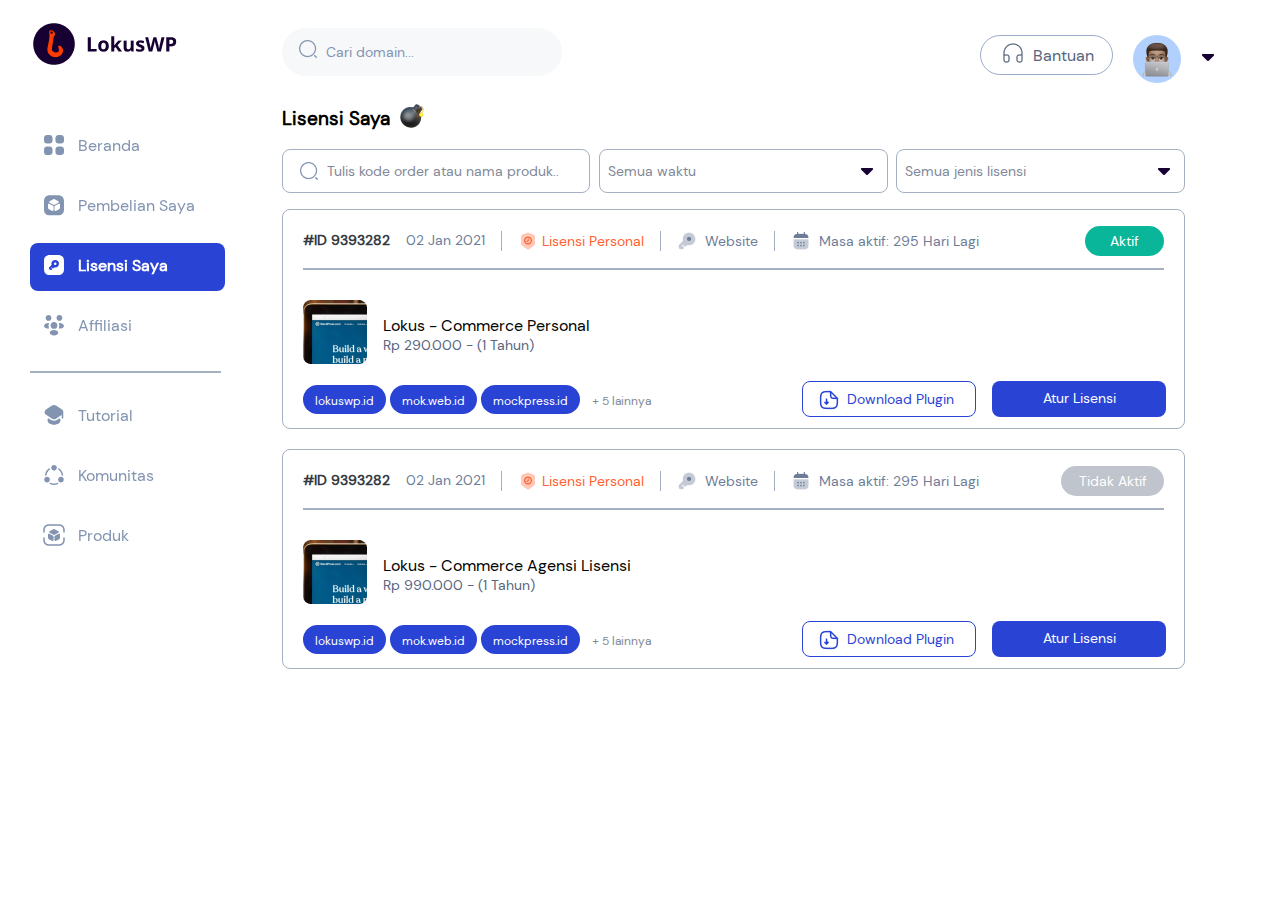
<file: lisensi.html>
<!DOCTYPE html>
<html lang="en">
<head>
    <meta charset="UTF-8">
    <meta http-equiv="X-UA-Compatible" content="IE=edge">
    <meta name="viewport" content="width=device-width, initial-scale=1.0">
    <link rel="stylesheet" href="css/style.css">
    <title>Dashboard LokusWP</title>
</head>
<body>
    <div class="side-bar">
        <div class="avatar">
            <img src="assets/icon/avatar.png" alt="">
        </div>

        <div class="group-menu">
           <a href="index.html" class="menu">
               <div class="icon-menu">
                <svg width="24" height="24" viewBox="0 0 24 24" fill="none" xmlns="http://www.w3.org/2000/svg">
                    <path d="M7.24 2H5.34C3.15 2 2 3.15 2 5.33V7.23C2 9.41 3.15 10.56 5.33 10.56H7.23C9.41 10.56 10.56 9.41 10.56 7.23V5.33C10.57 3.15 9.42 2 7.24 2Z" fill="#8394B1"/>
                    <path d="M18.67 2H16.77C14.59 2 13.44 3.15 13.44 5.33V7.23C13.44 9.41 14.59 10.56 16.77 10.56H18.67C20.85 10.56 22 9.41 22 7.23V5.33C22 3.15 20.85 2 18.67 2Z" fill="#8394B1"/>
                    <path d="M18.67 13.4302H16.77C14.59 13.4302 13.44 14.5802 13.44 16.7602V18.6602C13.44 20.8402 14.59 21.9902 16.77 21.9902H18.67C20.85 21.9902 22 20.8402 22 18.6602V16.7602C22 14.5802 20.85 13.4302 18.67 13.4302Z" fill="#8394B1"/>
                    <path d="M7.24 13.4302H5.34C3.15 13.4302 2 14.5802 2 16.7602V18.6602C2 20.8502 3.15 22.0002 5.33 22.0002H7.23C9.41 22.0002 10.56 20.8502 10.56 18.6702V16.7702C10.57 14.5802 9.42 13.4302 7.24 13.4302Z" fill="#8394B1"/>
                </svg> 
               </div>
               <div class="text-menu">
                    Beranda
               </div>
           </a>

           <a href="pembelian.html" class="menu">
            <div class="icon-menu">
                <svg width="24" height="24" viewBox="0 0 24 24" fill="none" xmlns="http://www.w3.org/2000/svg">
                    <path d="M16.19 2.33008H7.81C4.17 2.33008 2 4.51008 2 8.15008V16.5201C2 20.1601 4.17 22.3301 7.81 22.3301H16.18C19.82 22.3301 21.99 20.1601 21.99 16.5201V8.15008C22 4.51008 19.83 2.33008 16.19 2.33008ZM11.57 17.1201C11.57 17.4201 11.42 17.6901 11.16 17.8501C11.02 17.9401 10.87 17.9801 10.71 17.9801C10.58 17.9801 10.45 17.9501 10.32 17.8901L6.82 16.1401C6.32 15.8801 6 15.3701 6 14.8001V11.4901C6 11.1901 6.15 10.9201 6.41 10.7601C6.67 10.6001 6.98 10.5901 7.25 10.7201L10.75 12.4701C11.26 12.7301 11.58 13.2401 11.58 13.8101V17.1201H11.57ZM11.36 11.7701L7.6 9.74008C7.33 9.59008 7.16 9.30008 7.16 8.97008C7.16 8.65008 7.33 8.35008 7.6 8.20008L11.36 6.17008C11.76 5.96008 12.23 5.96008 12.63 6.17008L16.39 8.20008C16.66 8.35008 16.83 8.64008 16.83 8.97008C16.83 9.30008 16.66 9.59008 16.39 9.74008L12.63 11.7701C12.43 11.8801 12.21 11.9301 11.99 11.9301C11.77 11.9301 11.56 11.8801 11.36 11.7701ZM18 14.8001C18 15.3701 17.68 15.8901 17.17 16.1401L13.67 17.8901C13.55 17.9501 13.42 17.9801 13.28 17.9801C13.12 17.9801 12.97 17.9401 12.83 17.8501C12.57 17.6901 12.42 17.4201 12.42 17.1201V13.8101C12.42 13.2401 12.74 12.7201 13.25 12.4701L16.75 10.7201C17.02 10.5901 17.33 10.6001 17.59 10.7601C17.85 10.9201 18 11.1901 18 11.4901V14.8001Z" fill="#8394B1"/>
                </svg>
            </div>
            <div class="text-menu">
                 Pembelian Saya
            </div>
        </a>

        <a href="lisensi.html" class="menu active">
            <div class="icon-menu">
               <svg width="24" height="24" viewBox="0 0 24 24" fill="none" xmlns="http://www.w3.org/2000/svg">
                    <path d="M13.25 12C13.9404 12 14.5 11.4404 14.5 10.75C14.5 10.0596 13.9404 9.5 13.25 9.5C12.5596 9.5 12 10.0596 12 10.75C12 11.4404 12.5596 12 13.25 12Z" fill="#8394B1"/>
                    <path d="M16.19 2H7.81C4.17 2 2 4.17 2 7.81V16.18C2 19.83 4.17 22 7.81 22H16.18C19.82 22 21.99 19.83 21.99 16.19V7.81C22 4.17 19.83 2 16.19 2ZM15.89 13.47C14.86 14.49 13.39 14.81 12.09 14.4L11.03 15.45C10.94 15.54 10.78 15.54 10.68 15.45L9.71 14.48C9.57 14.34 9.33 14.34 9.18 14.48C9.03 14.62 9.04 14.86 9.18 15.01L10.15 15.98C10.25 16.08 10.25 16.24 10.15 16.33L9.74 16.74C9.57 16.92 9.24 17.03 9 17L7.91 16.85C7.55 16.8 7.22 16.46 7.16 16.1L7.01 15.01C6.97 14.77 7.09 14.44 7.25 14.27L9.6 11.92C9.2 10.62 9.51 9.15 10.54 8.12C12.01 6.65 14.41 6.65 15.89 8.12C17.37 9.59 17.37 11.99 15.89 13.47Z" fill="#8394B1"/>
                </svg>
            </div>
            <div class="text-menu">
                 Lisensi Saya
            </div>
        </a>

        <a href="affiliasi.html" class="menu">
            <div class="icon-menu">
                <svg width="24" height="24" viewBox="0 0 24 24" fill="none" xmlns="http://www.w3.org/2000/svg">
                    <path d="M17.53 7.77C17.46 7.76 17.39 7.76 17.32 7.77C15.77 7.72 14.54 6.45 14.54 4.89C14.54 3.3 15.83 2 17.43 2C19.02 2 20.32 3.29 20.32 4.89C20.31 6.45 19.08 7.72 17.53 7.77Z" fill="#8394B1"/>
                    <path d="M20.79 14.6999C19.67 15.4499 18.1 15.7299 16.65 15.5399C17.03 14.7199 17.23 13.8099 17.24 12.8499C17.24 11.8499 17.02 10.8999 16.6 10.0699C18.08 9.86991 19.65 10.1499 20.78 10.8999C22.36 11.9399 22.36 13.6499 20.79 14.6999Z" fill="#8394B1"/>
                    <path d="M6.43997 7.77C6.50997 7.76 6.57997 7.76 6.64997 7.77C8.19997 7.72 9.42997 6.45 9.42997 4.89C9.42997 3.29 8.13997 2 6.53997 2C4.94997 2 3.65997 3.29 3.65997 4.89C3.65997 6.45 4.88997 7.72 6.43997 7.77Z" fill="#8394B1"/>
                    <path d="M6.55 12.8501C6.55 13.8201 6.75999 14.7401 7.14 15.5701C5.73 15.7201 4.26 15.4201 3.18 14.7101C1.6 13.6601 1.6 11.9501 3.18 10.9001C4.25 10.1801 5.75999 9.8901 7.18 10.0501C6.77 10.8901 6.55 11.8401 6.55 12.8501Z" fill="#8394B1"/>
                    <path d="M12.12 15.87C12.04 15.86 11.95 15.86 11.86 15.87C10.02 15.81 8.54999 14.3 8.54999 12.44C8.55999 10.54 10.09 9 12 9C13.9 9 15.44 10.54 15.44 12.44C15.43 14.3 13.97 15.81 12.12 15.87Z" fill="#8394B1"/>
                    <path d="M8.86999 17.9401C7.35999 18.9501 7.35999 20.6101 8.86999 21.6101C10.59 22.7601 13.41 22.7601 15.13 21.6101C16.64 20.6001 16.64 18.9401 15.13 17.9401C13.42 16.7901 10.6 16.7901 8.86999 17.9401Z" fill="#8394B1"/>
                </svg>                    
            </div>
            <div class="text-menu">
                 Affiliasi
            </div>
        </a>

        <hr class="border-menu">

        <a href="#" class="menu">
            <div class="icon-menu">
                <svg width="24" height="24" viewBox="0 0 24 24" fill="none" xmlns="http://www.w3.org/2000/svg">
                    <path d="M16.83 15.6402C17.5 15.2002 18.38 15.6802 18.38 16.4802V17.7702C18.38 19.0402 17.39 20.4002 16.2 20.8002L13.01 21.8602C12.45 22.0502 11.54 22.0502 10.99 21.8602L7.8 20.8002C6.6 20.4002 5.62 19.0402 5.62 17.7702V16.4702C5.62 15.6802 6.5 15.2002 7.16 15.6302L9.22 16.9702C10.01 17.5002 11.01 17.7602 12.01 17.7602C13.01 17.7602 14.01 17.5002 14.8 16.9702L16.83 15.6402Z" fill="#8394B1"/>
                    <path d="M19.98 6.46006L13.99 2.53006C12.91 1.82006 11.13 1.82006 10.05 2.53006L4.03002 6.46006C2.10002 7.71006 2.10002 10.5401 4.03002 11.8001L5.63002 12.8401L10.05 15.7201C11.13 16.4301 12.91 16.4301 13.99 15.7201L18.38 12.8401L19.75 11.9401V15.0001C19.75 15.4101 20.09 15.7501 20.5 15.7501C20.91 15.7501 21.25 15.4101 21.25 15.0001V10.0801C21.65 8.79006 21.24 7.29006 19.98 6.46006Z" fill="#8394B1"/>
                </svg>                      
            </div>
            <div class="text-menu">
                 Tutorial
            </div>
        </a>

        <a href="#" class="menu">
            <div class="icon-menu">
                <svg width="24" height="24" viewBox="0 0 24 24" fill="none" xmlns="http://www.w3.org/2000/svg">
                    <path d="M20.36 12.7301C19.99 12.7301 19.68 12.4501 19.64 12.0801C19.4 9.88007 18.22 7.90007 16.4 6.64007C16.07 6.41007 15.99 5.96007 16.22 5.63007C16.45 5.30007 16.9 5.22007 17.23 5.45007C19.4 6.96007 20.8 9.32007 21.09 11.9301C21.13 12.3301 20.84 12.6901 20.44 12.7301C20.41 12.7301 20.39 12.7301 20.36 12.7301Z" fill="#8394B1"/>
                    <path d="M3.73998 12.7802C3.71998 12.7802 3.68998 12.7802 3.66998 12.7802C3.26998 12.7402 2.97998 12.3802 3.01998 11.9802C3.28998 9.3702 4.66998 7.0102 6.81998 5.4902C7.13998 5.2602 7.59998 5.3402 7.82998 5.6602C8.05998 5.9902 7.97998 6.4402 7.65998 6.6702C5.85998 7.9502 4.68998 9.9302 4.46998 12.1202C4.42998 12.5002 4.10998 12.7802 3.73998 12.7802Z" fill="#8394B1"/>
                    <path d="M15.99 21.0998C14.76 21.6898 13.44 21.9898 12.06 21.9898C10.62 21.9898 9.24998 21.6698 7.96998 21.0198C7.60998 20.8498 7.46998 20.4098 7.64998 20.0498C7.81998 19.6898 8.25998 19.5498 8.61998 19.7198C9.24998 20.0398 9.91998 20.2598 10.6 20.3898C11.52 20.5698 12.46 20.5798 13.38 20.4198C14.06 20.2998 14.73 20.0898 15.35 19.7898C15.72 19.6198 16.16 19.7598 16.32 20.1298C16.5 20.4898 16.36 20.9298 15.99 21.0998Z" fill="#8394B1"/>
                    <path d="M12.05 2.00977C10.5 2.00977 9.22998 3.26977 9.22998 4.82977C9.22998 6.38977 10.49 7.64977 12.05 7.64977C13.61 7.64977 14.87 6.38977 14.87 4.82977C14.87 3.26977 13.61 2.00977 12.05 2.00977Z" fill="#8394B1"/>
                    <path d="M5.04998 13.8701C3.49998 13.8701 2.22998 15.1301 2.22998 16.6901C2.22998 18.2501 3.48998 19.5101 5.04998 19.5101C6.60998 19.5101 7.86998 18.2501 7.86998 16.6901C7.86998 15.1301 6.59998 13.8701 5.04998 13.8701Z" fill="#8394B1"/>
                    <path d="M18.95 13.8701C17.4 13.8701 16.13 15.1301 16.13 16.6901C16.13 18.2501 17.39 19.5101 18.95 19.5101C20.51 19.5101 21.77 18.2501 21.77 16.6901C21.77 15.1301 20.51 13.8701 18.95 13.8701Z" fill="#8394B1"/>
                </svg>                                  
            </div>
            <div class="text-menu">
                 Komunitas
            </div>
        </a>

        <a href="#" class="menu">
            <div class="icon-menu">
                <svg width="24" height="24" viewBox="0 0 24 24" fill="none" xmlns="http://www.w3.org/2000/svg">
                    <path d="M22 9.75C21.59 9.75 21.25 9.41 21.25 9V7C21.25 4.42 19.58 2.75 17 2.75H7C4.42 2.75 2.75 4.42 2.75 7V9C2.75 9.41 2.41 9.75 2 9.75C1.59 9.75 1.25 9.41 1.25 9V7C1.25 3.56 3.56 1.25 7 1.25H17C20.44 1.25 22.75 3.56 22.75 7V9C22.75 9.41 22.41 9.75 22 9.75Z" fill="#8394B1"/>
                    <path d="M17 22.75H7C3.56 22.75 1.25 20.44 1.25 17V15C1.25 14.59 1.59 14.25 2 14.25C2.41 14.25 2.75 14.59 2.75 15V17C2.75 19.58 4.42 21.25 7 21.25H17C19.58 21.25 21.25 19.58 21.25 17V15C21.25 14.59 21.59 14.25 22 14.25C22.41 14.25 22.75 14.59 22.75 15V17C22.75 20.44 20.44 22.75 17 22.75Z" fill="#8394B1"/>
                    <path d="M16.4 8.20996L12.64 6.17996C12.24 5.96996 11.77 5.96996 11.37 6.17996L7.59997 8.20996C7.32997 8.35996 7.15997 8.64996 7.15997 8.96996C7.15997 9.29996 7.32997 9.58996 7.59997 9.73996L11.36 11.77C11.56 11.88 11.78 11.93 12 11.93C12.22 11.93 12.44 11.88 12.64 11.77L16.4 9.73996C16.67 9.58996 16.84 9.29996 16.84 8.96996C16.84 8.64996 16.67 8.35996 16.4 8.20996Z" fill="#8394B1"/>
                    <path d="M10.74 12.4699L7.24 10.7199C6.97 10.5899 6.66 10.5999 6.4 10.7599C6.15 10.9199 6 11.1899 6 11.4899V14.7999C6 15.3699 6.32 15.8899 6.83 16.1399L10.33 17.8899C10.45 17.9499 10.58 17.9799 10.72 17.9799C10.88 17.9799 11.03 17.9399 11.17 17.8499C11.43 17.6899 11.58 17.4199 11.58 17.1199V13.8099C11.57 13.2399 11.26 12.7299 10.74 12.4699Z" fill="#8394B1"/>
                    <path d="M17.59 10.7599C17.33 10.5999 17.02 10.5899 16.75 10.7199L13.25 12.4699C12.74 12.7299 12.42 13.2399 12.42 13.8099V17.1199C12.42 17.4199 12.57 17.6899 12.83 17.8499C12.97 17.9399 13.12 17.9799 13.28 17.9799C13.41 17.9799 13.54 17.9499 13.67 17.8899L17.17 16.1399C17.68 15.8799 18 15.3699 18 14.7999V11.4899C18 11.1899 17.85 10.9199 17.59 10.7599Z" fill="#8394B1"/>
                </svg>                                          
            </div>
            <div class="text-menu">
                 Produk
            </div>
        </a>

        </div>
    </div>

    <!-- top bar -->

    <div class="top-bar">
        <div class="content-top-bar">
            <div class="input">
                <div class="inside">
                    <div>
                        <img src="assets/icon/Search.png" alt="">
                    </div>
                    <div>
                        <input type="text" placeholder="Cari domain...">
                    </div>
                </div>
            </div>
           <div class="panel-end">
                <div class="help">
                   <a href="#" class="help-icon">
                       <div>
                           <img src="assets/icon/Help.png" alt="">
                       </div>
                       <div class="text-help">
                            Bantuan
                       </div>
                   </a>
                </div>
                <div class="side-avatar">
                    <div class="user"></div>
                    <div class="dropdown" onclick="myFunction()">
                        <img src="assets/icon/Down.png" alt="">
                    </div>

                    <div id="myDropdown" class="dropdown-content">
                        <a href="#">Link 1</a>
                        <a href="#">Link 2</a>
                        <a href="#">Link 3</a>
                    </div>
                </div>
           </div>
        </div>
    </div>

    <div class="main-content-pembelian">
        <div class="head-content">
            <h3>Lisensi Saya</h3>
            <span><img src="assets/icon/bomb.png" alt=""></span>
        </div>
        
        <div class="wrapper-btn-dropdown">
            <div class="code-search">
                <img src="assets/icon/Search.png" alt="">
                <input type="text" placeholder="Tulis kode order atau nama produk...">
            </div>

            <div class="time-select">
                <select name="" id="">
                    <option value="" selected>Semua waktu</option>
                </select>
            </div>

            <div class="license-type">
                <select name="" id="">
                    <option value="" selected>Semua jenis lisensi</option>
                </select>
            </div>
        </div>

        <div class="card-license">
            <div class="head-license">
                <div class="top-license">
                    <div class="id-license">
                        #ID 9393282 <span>02 Jan 2021</span>
                    </div>
                    <div class="brd"></div>
                    <div class="type-licensi">
                        <img src="assets/icon/lifetime.png" alt="">
                        <p>Lisensi Personal</p>
                    </div>
                    <div class="brd"></div>
                    <div class="count-website">
                        <img src="assets/icon/key.png" alt="">
                        <p>Website</p>
                    </div>
                    <div class="brd"></div>
                    <div class="active-periode">
                        <img src="assets/icon/total-website.png" alt="">
                        <p>Masa aktif: 295 Hari Lagi</p>
                    </div>
                </div>
                <div class="sukses">
                    Aktif
                </div>
            </div>
            <hr class="brd-top">
            <div class="body-license">
                <div class="license-content">
                    <div>
                        <img src="assets/icon/unsplash_zs98a0DtKL4.png" alt="">
                    </div>

                    <div>
                        <h4>Lokus - Commerce Personal</h4>
                        <p>Rp 290.000 - (1 Tahun)</p>
                    </div>
                </div>
            </div>

            <div class="wrapper-bottom">
                <div class="badge-domain">
                    <div class="badge-content">
                        <a href="#">lokuswp.id</a>
                    </div>
                    <div class="badge-content">
                        <a href="#">mok.web.id</a>
                    </div>
                    <div class="badge-content">
                        <a href="#">mockpress.id</a>
                    </div>
                    <div class="badge-dll">
                        <a href="#">+ 5 lainnya</a>
                    </div>
                </div>

                <div class="button-license">
                    <div>
                        <a href="#" class="download-plg">
                            <div><img src="assets/icon/document-download.png" alt=""></div>
                            <div>Download Plugin</div>
                        </a>
                    </div>
                    <div>
                        <a href="atur-lisensi.html" class="detail-trns">
                           Atur Lisensi 
                        </a>
                    </div>
                </div>
            </div>
        </div>

        <div class="card-license">
            <div class="head-license">
                <div class="top-license">
                    <div class="id-license">
                        #ID 9393282 <span>02 Jan 2021</span>
                    </div>
                    <div class="brd"></div>
                    <div class="type-licensi">
                        <img src="assets/icon/lifetime.png" alt="">
                        <p>Lisensi Personal</p>
                    </div>
                    <div class="brd"></div>
                    <div class="count-website">
                        <img src="assets/icon/key.png" alt="">
                        <p>Website</p>
                    </div>
                    <div class="brd"></div>
                    <div class="active-periode">
                        <img src="assets/icon/total-website.png" alt="">
                        <p>Masa aktif: 295 Hari Lagi</p>
                    </div>
                </div>
                <div class="not-active">
                    Tidak Aktif
                </div>
            </div>
            <hr class="brd-top">
            <div class="body-license">
                <div class="license-content">
                    <div>
                        <img src="assets/icon/unsplash_zs98a0DtKL4.png" alt="">
                    </div>

                    <div>
                        <h4>Lokus - Commerce Agensi Lisensi </h4>
                        <p>Rp 990.000 - (1 Tahun)</p>
                    </div>
                </div>
            </div>

            <div class="wrapper-bottom">
                <div class="badge-domain">
                    <div class="badge-content">
                        <a href="#">lokuswp.id</a>
                    </div>
                    <div class="badge-content">
                        <a href="#">mok.web.id</a>
                    </div>
                    <div class="badge-content">
                        <a href="#">mockpress.id</a>
                    </div>
                    <div class="badge-dll">
                        <a href="#">+ 5 lainnya</a>
                    </div>
                </div>

                <div class="button-license">
                    <div>
                        <a href="#" class="download-plg">
                            <div><img src="assets/icon/document-download.png" alt=""></div>
                            <div>Download Plugin</div>
                        </a>
                    </div>
                    <div>
                        <a href="atur-lisensi.html" class="detail-trns">
                           Atur Lisensi 
                        </a>
                    </div>
                </div>
            </div>
        </div>


      

    <!-- popup -->

    <!-- end popup -->

    

   
<script src="js/pembelian.js"></script>
</body>
</html>
</file>
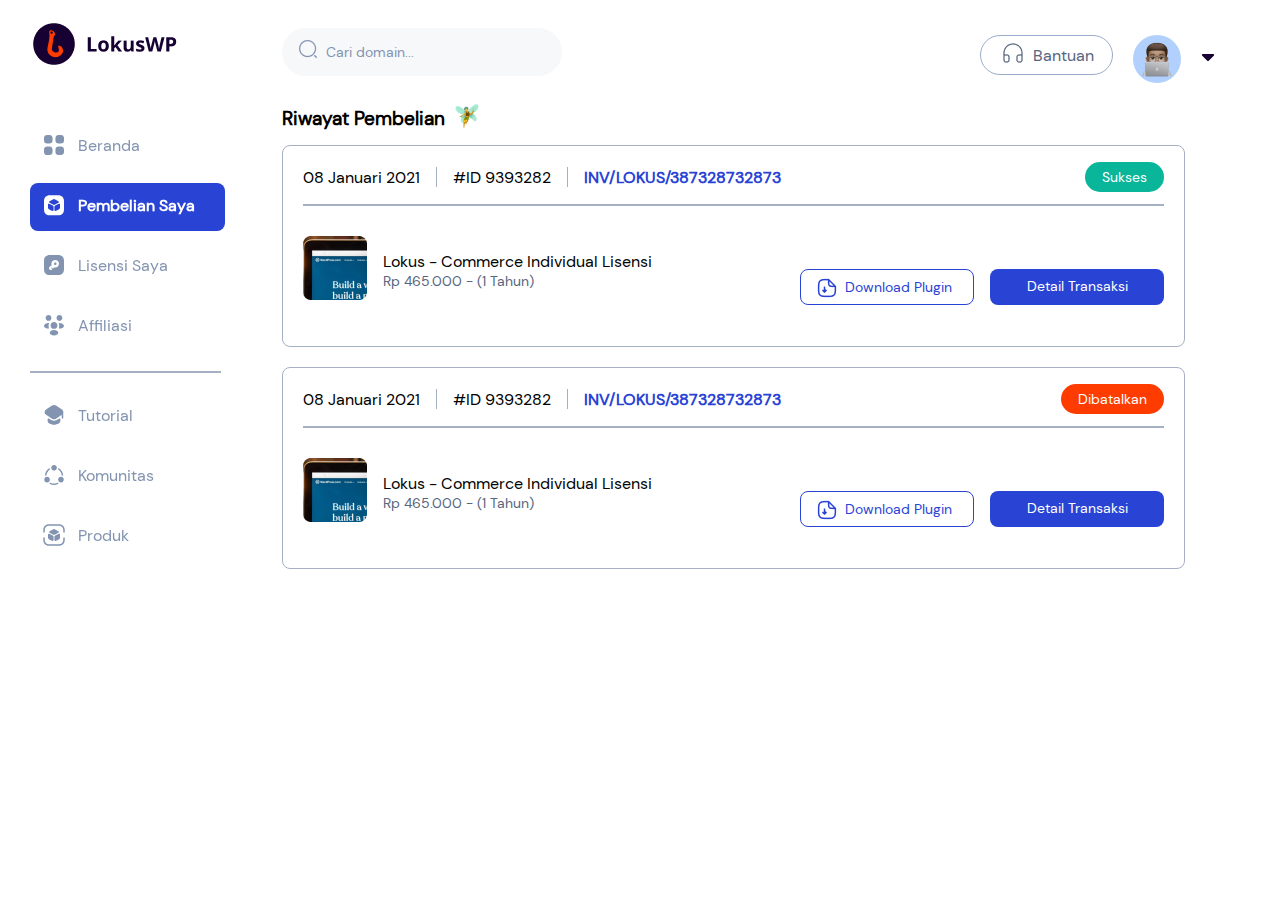
<file: pembelian.html>
<!DOCTYPE html>
<html lang="en">
<head>
    <meta charset="UTF-8">
    <meta http-equiv="X-UA-Compatible" content="IE=edge">
    <meta name="viewport" content="width=device-width, initial-scale=1.0">
    <link rel="stylesheet" href="css/style.css">
    <title>Dashboard LokusWP</title>
</head>
<body>
    <div class="side-bar">
        <div class="avatar">
            <img src="assets/icon/avatar.png" alt="">
        </div>

        <div class="group-menu">
           <a href="index.html" class="menu">
               <div class="icon-menu">
                <svg width="24" height="24" viewBox="0 0 24 24" fill="none" xmlns="http://www.w3.org/2000/svg">
                    <path d="M7.24 2H5.34C3.15 2 2 3.15 2 5.33V7.23C2 9.41 3.15 10.56 5.33 10.56H7.23C9.41 10.56 10.56 9.41 10.56 7.23V5.33C10.57 3.15 9.42 2 7.24 2Z" fill="#8394B1"/>
                    <path d="M18.67 2H16.77C14.59 2 13.44 3.15 13.44 5.33V7.23C13.44 9.41 14.59 10.56 16.77 10.56H18.67C20.85 10.56 22 9.41 22 7.23V5.33C22 3.15 20.85 2 18.67 2Z" fill="#8394B1"/>
                    <path d="M18.67 13.4302H16.77C14.59 13.4302 13.44 14.5802 13.44 16.7602V18.6602C13.44 20.8402 14.59 21.9902 16.77 21.9902H18.67C20.85 21.9902 22 20.8402 22 18.6602V16.7602C22 14.5802 20.85 13.4302 18.67 13.4302Z" fill="#8394B1"/>
                    <path d="M7.24 13.4302H5.34C3.15 13.4302 2 14.5802 2 16.7602V18.6602C2 20.8502 3.15 22.0002 5.33 22.0002H7.23C9.41 22.0002 10.56 20.8502 10.56 18.6702V16.7702C10.57 14.5802 9.42 13.4302 7.24 13.4302Z" fill="#8394B1"/>
                </svg> 
               </div>
               <div class="text-menu">
                    Beranda
               </div>
           </a>

           <a href="pembelian.html" class="menu active">
            <div class="icon-menu">
                <svg width="24" height="24" viewBox="0 0 24 24" fill="none" xmlns="http://www.w3.org/2000/svg">
                    <path d="M16.19 2.33008H7.81C4.17 2.33008 2 4.51008 2 8.15008V16.5201C2 20.1601 4.17 22.3301 7.81 22.3301H16.18C19.82 22.3301 21.99 20.1601 21.99 16.5201V8.15008C22 4.51008 19.83 2.33008 16.19 2.33008ZM11.57 17.1201C11.57 17.4201 11.42 17.6901 11.16 17.8501C11.02 17.9401 10.87 17.9801 10.71 17.9801C10.58 17.9801 10.45 17.9501 10.32 17.8901L6.82 16.1401C6.32 15.8801 6 15.3701 6 14.8001V11.4901C6 11.1901 6.15 10.9201 6.41 10.7601C6.67 10.6001 6.98 10.5901 7.25 10.7201L10.75 12.4701C11.26 12.7301 11.58 13.2401 11.58 13.8101V17.1201H11.57ZM11.36 11.7701L7.6 9.74008C7.33 9.59008 7.16 9.30008 7.16 8.97008C7.16 8.65008 7.33 8.35008 7.6 8.20008L11.36 6.17008C11.76 5.96008 12.23 5.96008 12.63 6.17008L16.39 8.20008C16.66 8.35008 16.83 8.64008 16.83 8.97008C16.83 9.30008 16.66 9.59008 16.39 9.74008L12.63 11.7701C12.43 11.8801 12.21 11.9301 11.99 11.9301C11.77 11.9301 11.56 11.8801 11.36 11.7701ZM18 14.8001C18 15.3701 17.68 15.8901 17.17 16.1401L13.67 17.8901C13.55 17.9501 13.42 17.9801 13.28 17.9801C13.12 17.9801 12.97 17.9401 12.83 17.8501C12.57 17.6901 12.42 17.4201 12.42 17.1201V13.8101C12.42 13.2401 12.74 12.7201 13.25 12.4701L16.75 10.7201C17.02 10.5901 17.33 10.6001 17.59 10.7601C17.85 10.9201 18 11.1901 18 11.4901V14.8001Z" fill="#8394B1"/>
                </svg>
            </div>
            <div class="text-menu">
                 Pembelian Saya
            </div>
        </a>

        <a href="lisensi.html" class="menu">
            <div class="icon-menu">
               <svg width="24" height="24" viewBox="0 0 24 24" fill="none" xmlns="http://www.w3.org/2000/svg">
                    <path d="M13.25 12C13.9404 12 14.5 11.4404 14.5 10.75C14.5 10.0596 13.9404 9.5 13.25 9.5C12.5596 9.5 12 10.0596 12 10.75C12 11.4404 12.5596 12 13.25 12Z" fill="#8394B1"/>
                    <path d="M16.19 2H7.81C4.17 2 2 4.17 2 7.81V16.18C2 19.83 4.17 22 7.81 22H16.18C19.82 22 21.99 19.83 21.99 16.19V7.81C22 4.17 19.83 2 16.19 2ZM15.89 13.47C14.86 14.49 13.39 14.81 12.09 14.4L11.03 15.45C10.94 15.54 10.78 15.54 10.68 15.45L9.71 14.48C9.57 14.34 9.33 14.34 9.18 14.48C9.03 14.62 9.04 14.86 9.18 15.01L10.15 15.98C10.25 16.08 10.25 16.24 10.15 16.33L9.74 16.74C9.57 16.92 9.24 17.03 9 17L7.91 16.85C7.55 16.8 7.22 16.46 7.16 16.1L7.01 15.01C6.97 14.77 7.09 14.44 7.25 14.27L9.6 11.92C9.2 10.62 9.51 9.15 10.54 8.12C12.01 6.65 14.41 6.65 15.89 8.12C17.37 9.59 17.37 11.99 15.89 13.47Z" fill="#8394B1"/>
                </svg>
            </div>
            <div class="text-menu">
                 Lisensi Saya
            </div>
        </a>

        <a href="affiliasi.html" class="menu">
            <div class="icon-menu">
                <svg width="24" height="24" viewBox="0 0 24 24" fill="none" xmlns="http://www.w3.org/2000/svg">
                    <path d="M17.53 7.77C17.46 7.76 17.39 7.76 17.32 7.77C15.77 7.72 14.54 6.45 14.54 4.89C14.54 3.3 15.83 2 17.43 2C19.02 2 20.32 3.29 20.32 4.89C20.31 6.45 19.08 7.72 17.53 7.77Z" fill="#8394B1"/>
                    <path d="M20.79 14.6999C19.67 15.4499 18.1 15.7299 16.65 15.5399C17.03 14.7199 17.23 13.8099 17.24 12.8499C17.24 11.8499 17.02 10.8999 16.6 10.0699C18.08 9.86991 19.65 10.1499 20.78 10.8999C22.36 11.9399 22.36 13.6499 20.79 14.6999Z" fill="#8394B1"/>
                    <path d="M6.43997 7.77C6.50997 7.76 6.57997 7.76 6.64997 7.77C8.19997 7.72 9.42997 6.45 9.42997 4.89C9.42997 3.29 8.13997 2 6.53997 2C4.94997 2 3.65997 3.29 3.65997 4.89C3.65997 6.45 4.88997 7.72 6.43997 7.77Z" fill="#8394B1"/>
                    <path d="M6.55 12.8501C6.55 13.8201 6.75999 14.7401 7.14 15.5701C5.73 15.7201 4.26 15.4201 3.18 14.7101C1.6 13.6601 1.6 11.9501 3.18 10.9001C4.25 10.1801 5.75999 9.8901 7.18 10.0501C6.77 10.8901 6.55 11.8401 6.55 12.8501Z" fill="#8394B1"/>
                    <path d="M12.12 15.87C12.04 15.86 11.95 15.86 11.86 15.87C10.02 15.81 8.54999 14.3 8.54999 12.44C8.55999 10.54 10.09 9 12 9C13.9 9 15.44 10.54 15.44 12.44C15.43 14.3 13.97 15.81 12.12 15.87Z" fill="#8394B1"/>
                    <path d="M8.86999 17.9401C7.35999 18.9501 7.35999 20.6101 8.86999 21.6101C10.59 22.7601 13.41 22.7601 15.13 21.6101C16.64 20.6001 16.64 18.9401 15.13 17.9401C13.42 16.7901 10.6 16.7901 8.86999 17.9401Z" fill="#8394B1"/>
                </svg>                    
            </div>
            <div class="text-menu">
                 Affiliasi
            </div>
        </a>

        <hr class="border-menu">

        <a href="#" class="menu">
            <div class="icon-menu">
                <svg width="24" height="24" viewBox="0 0 24 24" fill="none" xmlns="http://www.w3.org/2000/svg">
                    <path d="M16.83 15.6402C17.5 15.2002 18.38 15.6802 18.38 16.4802V17.7702C18.38 19.0402 17.39 20.4002 16.2 20.8002L13.01 21.8602C12.45 22.0502 11.54 22.0502 10.99 21.8602L7.8 20.8002C6.6 20.4002 5.62 19.0402 5.62 17.7702V16.4702C5.62 15.6802 6.5 15.2002 7.16 15.6302L9.22 16.9702C10.01 17.5002 11.01 17.7602 12.01 17.7602C13.01 17.7602 14.01 17.5002 14.8 16.9702L16.83 15.6402Z" fill="#8394B1"/>
                    <path d="M19.98 6.46006L13.99 2.53006C12.91 1.82006 11.13 1.82006 10.05 2.53006L4.03002 6.46006C2.10002 7.71006 2.10002 10.5401 4.03002 11.8001L5.63002 12.8401L10.05 15.7201C11.13 16.4301 12.91 16.4301 13.99 15.7201L18.38 12.8401L19.75 11.9401V15.0001C19.75 15.4101 20.09 15.7501 20.5 15.7501C20.91 15.7501 21.25 15.4101 21.25 15.0001V10.0801C21.65 8.79006 21.24 7.29006 19.98 6.46006Z" fill="#8394B1"/>
                </svg>                      
            </div>
            <div class="text-menu">
                 Tutorial
            </div>
        </a>

        <a href="#" class="menu">
            <div class="icon-menu">
                <svg width="24" height="24" viewBox="0 0 24 24" fill="none" xmlns="http://www.w3.org/2000/svg">
                    <path d="M20.36 12.7301C19.99 12.7301 19.68 12.4501 19.64 12.0801C19.4 9.88007 18.22 7.90007 16.4 6.64007C16.07 6.41007 15.99 5.96007 16.22 5.63007C16.45 5.30007 16.9 5.22007 17.23 5.45007C19.4 6.96007 20.8 9.32007 21.09 11.9301C21.13 12.3301 20.84 12.6901 20.44 12.7301C20.41 12.7301 20.39 12.7301 20.36 12.7301Z" fill="#8394B1"/>
                    <path d="M3.73998 12.7802C3.71998 12.7802 3.68998 12.7802 3.66998 12.7802C3.26998 12.7402 2.97998 12.3802 3.01998 11.9802C3.28998 9.3702 4.66998 7.0102 6.81998 5.4902C7.13998 5.2602 7.59998 5.3402 7.82998 5.6602C8.05998 5.9902 7.97998 6.4402 7.65998 6.6702C5.85998 7.9502 4.68998 9.9302 4.46998 12.1202C4.42998 12.5002 4.10998 12.7802 3.73998 12.7802Z" fill="#8394B1"/>
                    <path d="M15.99 21.0998C14.76 21.6898 13.44 21.9898 12.06 21.9898C10.62 21.9898 9.24998 21.6698 7.96998 21.0198C7.60998 20.8498 7.46998 20.4098 7.64998 20.0498C7.81998 19.6898 8.25998 19.5498 8.61998 19.7198C9.24998 20.0398 9.91998 20.2598 10.6 20.3898C11.52 20.5698 12.46 20.5798 13.38 20.4198C14.06 20.2998 14.73 20.0898 15.35 19.7898C15.72 19.6198 16.16 19.7598 16.32 20.1298C16.5 20.4898 16.36 20.9298 15.99 21.0998Z" fill="#8394B1"/>
                    <path d="M12.05 2.00977C10.5 2.00977 9.22998 3.26977 9.22998 4.82977C9.22998 6.38977 10.49 7.64977 12.05 7.64977C13.61 7.64977 14.87 6.38977 14.87 4.82977C14.87 3.26977 13.61 2.00977 12.05 2.00977Z" fill="#8394B1"/>
                    <path d="M5.04998 13.8701C3.49998 13.8701 2.22998 15.1301 2.22998 16.6901C2.22998 18.2501 3.48998 19.5101 5.04998 19.5101C6.60998 19.5101 7.86998 18.2501 7.86998 16.6901C7.86998 15.1301 6.59998 13.8701 5.04998 13.8701Z" fill="#8394B1"/>
                    <path d="M18.95 13.8701C17.4 13.8701 16.13 15.1301 16.13 16.6901C16.13 18.2501 17.39 19.5101 18.95 19.5101C20.51 19.5101 21.77 18.2501 21.77 16.6901C21.77 15.1301 20.51 13.8701 18.95 13.8701Z" fill="#8394B1"/>
                </svg>                                  
            </div>
            <div class="text-menu">
                 Komunitas
            </div>
        </a>

        <a href="#" class="menu">
            <div class="icon-menu">
                <svg width="24" height="24" viewBox="0 0 24 24" fill="none" xmlns="http://www.w3.org/2000/svg">
                    <path d="M22 9.75C21.59 9.75 21.25 9.41 21.25 9V7C21.25 4.42 19.58 2.75 17 2.75H7C4.42 2.75 2.75 4.42 2.75 7V9C2.75 9.41 2.41 9.75 2 9.75C1.59 9.75 1.25 9.41 1.25 9V7C1.25 3.56 3.56 1.25 7 1.25H17C20.44 1.25 22.75 3.56 22.75 7V9C22.75 9.41 22.41 9.75 22 9.75Z" fill="#8394B1"/>
                    <path d="M17 22.75H7C3.56 22.75 1.25 20.44 1.25 17V15C1.25 14.59 1.59 14.25 2 14.25C2.41 14.25 2.75 14.59 2.75 15V17C2.75 19.58 4.42 21.25 7 21.25H17C19.58 21.25 21.25 19.58 21.25 17V15C21.25 14.59 21.59 14.25 22 14.25C22.41 14.25 22.75 14.59 22.75 15V17C22.75 20.44 20.44 22.75 17 22.75Z" fill="#8394B1"/>
                    <path d="M16.4 8.20996L12.64 6.17996C12.24 5.96996 11.77 5.96996 11.37 6.17996L7.59997 8.20996C7.32997 8.35996 7.15997 8.64996 7.15997 8.96996C7.15997 9.29996 7.32997 9.58996 7.59997 9.73996L11.36 11.77C11.56 11.88 11.78 11.93 12 11.93C12.22 11.93 12.44 11.88 12.64 11.77L16.4 9.73996C16.67 9.58996 16.84 9.29996 16.84 8.96996C16.84 8.64996 16.67 8.35996 16.4 8.20996Z" fill="#8394B1"/>
                    <path d="M10.74 12.4699L7.24 10.7199C6.97 10.5899 6.66 10.5999 6.4 10.7599C6.15 10.9199 6 11.1899 6 11.4899V14.7999C6 15.3699 6.32 15.8899 6.83 16.1399L10.33 17.8899C10.45 17.9499 10.58 17.9799 10.72 17.9799C10.88 17.9799 11.03 17.9399 11.17 17.8499C11.43 17.6899 11.58 17.4199 11.58 17.1199V13.8099C11.57 13.2399 11.26 12.7299 10.74 12.4699Z" fill="#8394B1"/>
                    <path d="M17.59 10.7599C17.33 10.5999 17.02 10.5899 16.75 10.7199L13.25 12.4699C12.74 12.7299 12.42 13.2399 12.42 13.8099V17.1199C12.42 17.4199 12.57 17.6899 12.83 17.8499C12.97 17.9399 13.12 17.9799 13.28 17.9799C13.41 17.9799 13.54 17.9499 13.67 17.8899L17.17 16.1399C17.68 15.8799 18 15.3699 18 14.7999V11.4899C18 11.1899 17.85 10.9199 17.59 10.7599Z" fill="#8394B1"/>
                </svg>                                          
            </div>
            <div class="text-menu">
                 Produk
            </div>
        </a>

        </div>
    </div>

    <!-- top bar -->

    <div class="top-bar">
        <div class="content-top-bar">
            <div class="input">
                <div class="inside">
                    <div>
                        <img src="assets/icon/Search.png" alt="">
                    </div>
                    <div>
                        <input type="text" placeholder="Cari domain...">
                    </div>
                </div>
            </div>
           <div class="panel-end">
                <div class="help">
                   <a href="#" class="help-icon">
                       <div>
                           <img src="assets/icon/Help.png" alt="">
                       </div>
                       <div class="text-help">
                            Bantuan
                       </div>
                   </a>
                </div>
                <div class="side-avatar">
                    <div class="user"></div>
                    <div class="dropdown" onclick="myFunction()">
                        <img src="assets/icon/Down.png" alt="">
                    </div>

                    <div id="myDropdown" class="dropdown-content">
                        <a href="#">Link 1</a>
                        <a href="#">Link 2</a>
                        <a href="#">Link 3</a>
                    </div>
                </div>
           </div>
        </div>
    </div>

    <div class="main-content-pembelian">
        <div class="head-content">
            <h3>Riwayat Pembelian</h3>
            <span><img src="assets/icon/image 1771.png" alt=""></span>
        </div>

        <div class="card-pembelian">
            <div class="head-pembelian">
                <div class="top-pembelian">
                    <div class="txt-top">08 Januari 2021</div>
                    <div class="brd"></div>
                    <div class="txt-top">#ID 9393282</div>
                    <div class="brd"></div>
                    <div class="txt-top biru">INV/LOKUS/387328732873</div>
                </div>
                <div class="sukses">
                    Sukses
                </div>
            </div>
            <hr class="brd-top">
            <div class="body-pembelian">
                <div class="pembelian-content">
                    <div>
                        <img src="assets/icon/unsplash_zs98a0DtKL4.png" alt="">
                    </div>
                    <div>
                        <h4>Lokus - Commerce Individual Lisensi </h4>
                        <p>Rp 465.000 - (1 Tahun)</p>
                    </div>
                </div>

                <div class="button-pembelian">
                    <div>
                        <a href="#" class="download-plg">
                            <div><img src="assets/icon/document-download.png" alt=""></div>
                            <div>Download Plugin</div>
                        </a>
                    </div>
                    <div>
                        <a href="#" class="detail-trns">
                            Detail Transaksi
                        </a>
                    </div>
                </div>
            </div>
        </div>


        <div class="card-pembelian">
            <div class="head-pembelian">
                <div class="top-pembelian">
                    <div class="txt-top">08 Januari 2021</div>
                    <div class="brd"></div>
                    <div class="txt-top">#ID 9393282</div>
                    <div class="brd"></div>
                    <div class="txt-top biru">INV/LOKUS/387328732873</div>
                </div>
                <div class="batal">
                    Dibatalkan
                </div>
            </div>
            <hr class="brd-top">
            <div class="body-pembelian">
                <div class="pembelian-content">
                    <div>
                        <img src="assets/icon/unsplash_zs98a0DtKL4.png" alt="">
                    </div>
                    <div>
                        <h4>Lokus - Commerce Individual Lisensi </h4>
                        <p>Rp 465.000 - (1 Tahun)</p>
                    </div>
                </div>

                <div class="button-pembelian">
                    <div>
                        <a href="#" class="download-plg">
                            <div><img src="assets/icon/document-download.png" alt=""></div>
                            <div>Download Plugin</div>
                        </a>
                    </div>
                    <div>
                        <a href="#" class="detail-trns">
                            Detail Transaksi
                        </a>
                    </div>
                </div>
            </div>
        </div>
    </div>

    <!-- popup -->

    <div class="popup-buy">
        <div class="pop-body">
            <div class="judul-popup">
                <div>
                    <h4>Detail Transaksi</h4>
                </div>
                <div class="x">
                    <img src="assets/icon/close-2.png" alt="">
                </div>
            </div>
            <div class="isi-popup">
                <div class="text-isi-kiri">
                    Nama Domain
                </div>
                <div class="text-isi-kanan biru">
                    INV/LOKUS/387328732873
                </div>
            </div>
            <hr class="border-popup">
            <div class="isi-popup">
                <div class="text-isi-kiri">
                    Email pembelian
                </div>
                <div class="text-isi-kanan">
                    rifkiabdurachman@gmail.com
                </div>
            </div>
            <hr class="border-popup">
            <div class="isi-popup">
                <div class="text-isi-kiri">
                    Tanggal pembelian
                </div>
                <div class="text-isi-kanan">
                    28 Desember 2021
                </div>
            </div>
            <hr class="border-popup">
            <div class="isi-popup">
                <div class="text-isi-kiri">
                    Masa aktif
                </div>
                <div class="text-isi-kanan">
                    295 Hari
                </div>
            </div>
            <hr class="border-popup">
            <div class="isi-popup">
                <div class="text-isi-kiri">
                    Metode Pembayaran
                </div>
                <div class="text-isi-kanan">
                    BCA Virtual Account
                </div>
            </div>
            <hr class="border-popup">
            <div class="isi-popup">
                <div class="text-isi-kiri">
                    Metode Pembayaran
                </div>
            </div>
            <div class="popup-lisensi">
                <div>
                    <img src="assets/icon/unsplash_zs98a0DtKL4.png" alt="">
                </div>
                <div>
                    <h4>Lokus - Commerce Individual Lisensi </h4>
                    <p>Rp 465.000 - (1 Tahun)</p>
                </div>
            </div>
            <hr class="border-popup">
            <div class="btn-pop-pembelian">
                <div>
                    <a href="#" class="beli-lagi">
                        <div>
                            <img src="assets/icon/award.png" alt="">
                        </div>
                        <div class="txt-beli-lagi">
                            Beli lagi
                        </div>
                    </a>
                </div>
                <div>
                    <div>
                        <a href="#" class="atur-lisensi">
                            <div>
                                <img src="assets/icon/link.png" alt="">
                            </div>
                            <div class="txt-atur-lisensi">
                                Atur Lisensi
                            </div>
                        </a>
                    </div>
                </div>
            </div>
        </div>
    </div>

    <!-- end popup -->

    

   
<script src="js/pembelian.js"></script>
</body>
</html>
</file>
<file: css/style.css>
@font-face {
    font-family: DM Sans;
    src: url('../assets/fonts/DMSans-Regular.ttf');
}

/* @font-face {
    font-family: DM Sans;
    src: url('../assets/fonts/DMSans-Medium.ttf');
} */

/* @font-face {
    font-family: DM Sans;
    src: url('../assets/fonts/DMSans-Bold.ttf');
}

/* 
@import url('https://fonts.googleapis.com/css2?family=DM+Sans:wght@400;500;700&display=swap'); */

:root {
    --reguler: 'DM Sans', sans-serif;
}

* {
    margin: 0;
    padding: 0;
    box-sizing: border-box;
    font-family: var(--reguler);
}

.side-bar {
    width: 251px;
    height: 100vh;
    background-color: transparent;
    position: fixed;
    padding: 20px 30px;
}

/* side mneu */

.group-menu {
    margin-top: 50PX;
}

.menu {
    display: flex;
    align-items: center;
    width: 195px;
    height: 48px;
    padding-left: 12px;
    border-radius: 8px;
    text-decoration: none;
    margin-bottom: 12px;
}

.text-menu {
    font-family: var(--reguler);
    font-size: 16px;
    line-height: 21px;
    margin-top: -4px;
    margin-left: 12px;
    color: #8394B1;
    ;
}

.menu:hover {
    background-color: #2943D5;
    transition: .5s;
}

.menu:hover svg path {
    fill: #fff;
    transition: .5s;
}

.menu:hover .text-menu {
    color: #fff;
    font-weight: bold;
    transition: .5s;
}

.active {
    background-color: #2943D5;
}

.active svg path {
    fill: #fff;
}

.active .text-menu {
    color: #fff;
    font-weight: bold;
}

.border-menu {
    border: 0.5px solid #A6B0C3;
    margin-top: 20px;
    margin-bottom: 20px;
}

/* end side menu */

/* top bar */

.top-bar {
    height: 80px;
    background-color: transparent;
}

.content-top-bar {
    margin-left: 220px;
    padding-left: 62px;
    padding-top: 20px;
    display: flex;
    align-items: center;
    justify-content: space-between;
}

.input {
    width: 280px;
    height: 48px;
    background-color: #F6F8F9;
    border-radius: 100px;
    padding-left: 16px;
    display: flex;
    align-items: center;
}

.inside {
    display: flex;
    align-items: center;
}

.inside img {
    margin-right: 8px;
}

.inside input {
    width: 220px;
    font-size: 14px;
    line-height: 18px;
    color: #8394B1;
    border: none;
    background-color: #F6F8F9;
}

.inside input::-webkit-input-placeholder {
    font-size: 14px;
    line-height: 18px;
    color: #8394B1;
}

.inside input::-moz-placeholder {
    font-size: 14px;
    line-height: 18px;
    color: #8394B1;
}

.inside input:-ms-input-placeholder {
    font-size: 14px;
    line-height: 18px;
    color: #8394B1;
}

.inside input::-ms-input-placeholder {
    font-size: 14px;
    line-height: 18px;
    color: #8394B1;
}

.inside input::placeholder {
    font-size: 14px;
    line-height: 18px;
    color: #8394B1;
}

.inside input:focus {
    outline: none;
}


.panel-end {
    display: flex;
    margin-top: 15px;
}

.help {
    margin-right: 20px;
}

.help-icon {
    display: flex;
    align-items: center;
    border: 0.5px solid #9AACCB;
    border-radius: 100px;
    width: 133px;
    height: 40px;
    text-decoration: none;
    font-size: 16px;
    line-height: 21px;
    color: #58667E;
    padding: 8px 20px;
}

.help-icon img {
    margin-right: 8px;
}

.side-avatar {
    display: flex;
    align-items: center;
    margin-right: 60px;
}

.side-avatar img {
    margin-left: 15px;
}

.user {
    width: 48px;
    height: 48px;
    background-color: #B1D0FE;
    border-radius: 50%;
    background-image: url('../assets/icon/93.png');
    background-repeat: no-repeat;
    background-position-x: 50%;
    background-position-y: 50%;
}

.dropdown {
    position: relative;
    display: inline-block;
    cursor: pointer;
}

.dropdown-content {
    display: none;
    position: absolute;
    top: 85px;
    background-color: #f1f1f1;
    min-width: 120px;
    z-index: 1;
}

.dropdown-content a {
    color: black;
    padding: 12px 16px;
    text-decoration: none;
    display: block;
}

.dropdown-content a:hover {
    background-color: #ddd
}

.show {
    display: block;
}

/* end top bar */

/* card top content */

.main-content {
    margin-left: 220px;
    margin-top: 10px;
    margin-bottom: 50px;
    padding-left: 62px;
}

.main-content h3 {
    font-size: 20px;
    font-weight: 500;
    line-height: 26px;
    letter-spacing: 2%;
}

.head-content {
    display: flex;
    align-items: center;
    margin-bottom: 12px;
}

.head-content span {
    margin-left: 10px;
}

.main-card {
    display: flex;
}

.card-1 {
    width: 320px;
    height: 87px;
    background: rgba(205, 222, 255, 0.5);
    border-radius: 8px;
    margin-right: 32px;
    display: flex;
    justify-content: space-between;
    padding: 15px;
}

.card-2 {
    width: 320px;
    height: 87px;
    background: rgba(248, 239, 226, 0.5);
    border-radius: 8px;
    margin-right: 32px;
    display: flex;
    justify-content: space-between;
    padding: 15px;
}

.card-3 {
    width: 320px;
    height: 87px;
    background: rgba(203, 241, 239, 0.5);
    border-radius: 8px;
    margin-right: 32px;
    display: flex;
    justify-content: space-between;
    padding: 15px;
}

.main-card h3 {
    font-weight: normal;
    font-size: 16px;
    line-height: 21px;
    color: #808A9D;
    margin-bottom: 8px;
}

.main-content h4 {
    font-weight: 500;
    font-size: 20px;
    line-height: 26px;
    letter-spacing: 0.02em;
    color: #030303;
}

/* end card content */

/* main content */

.next-content {
    display: flex;
    margin-top: 32px;
}

/* left content */

.left-content {
    width: 672px;
}

.head-text {
    display: flex;
    justify-content: space-between;
    align-items: center;
    margin-bottom: 16px;
}

.left-head {
    display: flex;
}

.left-head h4 {
    font-weight: 500;
    font-size: 20px;
    line-height: 26px;
    letter-spacing: 0.02em;
    color: #030303;
    margin-right: 8px;
}

.right-head a {
    font-weight: 500;
    font-size: 14px;
    line-height: 18px;
    color: #8394B1;
    text-decoration: none;
}

.card-content {
    display: flex;
    justify-content: space-between;
    margin-top: 24px;
}

.card-domain-info {
    width: 325px;
    height: 215px;
    border: 0.5px solid #A6B0C3;
    border-radius: 8px;
    padding: 16px;
}

.name-link {
    display: flex;
    align-items: center;
    margin-bottom: 16px;
}

.img-domain img {
    margin-right: 8px;
}

.domain-name h1 {
    font-weight: 500;
    font-size: 18px;
    line-height: 23px;
    letter-spacing: 0.02em;
    -webkit-text-decoration-line: underline;
    text-decoration-line: underline;
    color: #FF5F2E;
}

.keterangan {
    display: flex;
    justify-content: space-between;
    align-items: center;
}

.keterangan h4 {
    font-weight: normal;
    font-size: 12px;
    line-height: 16px;
    color: #6D7D98;
}

.keterangan h3 {
    font-weight: 500;
    font-size: 14px;
    line-height: 18px;
    color: #030303;
}

.border-domain-info {
    border: 0.5px solid #9AACCB;
    margin-top: 8px;
    margin-bottom: 12px;
}

.tidak-aktif {
    width: 103px;
    height: 30px;
    background-color: #808A9D;
    text-align: center;
    padding: 6px 16px;
    font-weight: 500;
    font-size: 14px;
    line-height: 18px;
    color: #FFFFFF;
    opacity: 0.5;
    border-radius: 10000px;
}

.aktif {
    width: 64px;
    height: 30px;
    background-color: #09B699;
    text-align: center;
    padding: 6px 16px;
    font-weight: 500;
    font-size: 14px;
    line-height: 18px;
    color: #FFFFFF;
    border-radius: 10000px;
}

.detail {
    display: inline-block;
    width: 297px;
    height: 44px;
    text-decoration: none;
    background-color: #2943D5;
    border-radius: 8px;
    font-weight: 500;
    font-size: 14px;
    line-height: 18px;
    text-align: center;
    color: #FFFFFF;
    padding: 13px 0px;
}

/* end left content */

/* right content */

.right-content {
    width: 320px;
    margin-left: 32px;
    margin-top: 50px;
}

.card-info {
    width: 100%;
    height: 185px;
    background: #F6F8F9;
    border-radius: 8px;
    padding: 16px;
}

.head-info {
    display: flex;
    margin-bottom: 16px;
}

.head-info h4 {
    font-weight: 500;
    font-size: 16px;
    line-height: 21px;
    color: #030303;
    margin-right: 8px;
}

.icon-lisensi {
    display: flex;
    align-items: center;
}

.icon-lisensi img {
    margin-right: 4px;
}

.icon-lisensi h4 {
    font-weight: 500;
    font-size: 14px;
    line-height: 18px;
    text-align: right;
    color: #FF5F2E;
}

.card-baner {
    width: 100%;
    height: 220px;
    background: #0B54F7;
    border-radius: 8px;
    padding: 24px 16px 23px;
    margin-top: 24px;
}

.card-baner h1 {
    font-weight: bold;
    font-size: 24px;
    line-height: 31px;
    margin-bottom: 8px;
    color: #FFFFFF;
}

.card-baner p {
    font-size: 14px;
    line-height: 22px;
    color: #FFFFFF;
    opacity: 0.8;
    margin-bottom: 29px;
}

.card-baner a {
    display: inline-block;
    width: 182px;
    height: 45px;
    background: #FFFFFF;
    border-radius: 8px;
    text-decoration: none;
    text-align: center;
    padding: 12px 16px;

    font-weight: 500;
    font-size: 16px;
    line-height: 21px;
    color: #0B54F7;
}

/* end right content */

/* end main content */

/* pop up index */

.modal {
    background: rgba(0, 0, 0, 0.5);
    opacity: 0;
    width: 100%;
    height: 100vh;
    position: fixed;
    top: 0;
    right: 0;
    left: 0;
    bottom: 0;
    transition: 0.5s;
    visibility: hidden;
}

.modal-active {
    visibility: visible;
    opacity: 1;
}

.pop-up {
    width: 454px;
    height: 370px;
    background-color: #fff;
    border-radius: 8px;
    margin-left: auto;
    margin-right: auto;
    margin-top: 96px;
    padding: 20px;
}

.judul-popup {
    display: flex;
    justify-content: space-between;
    margin-bottom: 24px;
}

.judul-popup h4 {
    font-weight: 500;
    font-size: 18px;
    line-height: 23px;
    color: #030303;
}

.judul-popup .close {
    cursor: pointer;
}

.isi-popup {
    display: flex;
    justify-content: space-between;
    align-items: center;
}

.isi-popup .text-isi-kiri {
    font-size: 12px;
    line-height: 16px;
    color: #6D7D98;
}

.isi-popup .text-isi-kanan {
    font-weight: 500;
    font-size: 14px;
    line-height: 18px;
    color: #030303;
}

.red {
    color: #FF5F2E !important;
}

.border-popup {
    margin-top: 12px;
    margin-bottom: 16px;
    border: 0.5px solid #A6B0C3;
}

.badge-aktif {
    width: 64px;
    height: 30px;
    background: #09B699;
    border-radius: 10000px;
    font-weight: 500;
    font-size: 14px;
    line-height: 18px;
    text-align: center;
    color: #FFFFFF;
    padding: 6px 16px;
}

.kode-side {
    display: flex;
    align-items: center;
}

.kode-lisensi {
    width: 197px;
    height: 40px;
    font-weight: 500;
    font-size: 14px;
    line-height: 20px;
    text-align: right;
    color: #030303;
    margin-right: 8px;
}

.kode-side img {
    cursor: pointer;
}

.button-pop {
    display: flex;
    justify-content: space-between;
}

.btn-non-aktif {
    display: flex;
    width: 195px;
    height: 44px;
    background: #FF3C00;
    box-shadow: 0px 10px 12px rgba(255, 60, 0, 0.16);
    border-radius: 8px;
    text-decoration: none;
    padding: 12px 39px;
}

.btn-non-aktif .text-non {
    font-weight: bold;
    font-size: 14px;
    line-height: 18px;
    color: #fff;
}

.btn-non-aktif img {
    margin-right: 8px;
}

.ganti-domain {
    display: flex;
    width: 195px;
    height: 44px;
    border: 0.85px solid #A6B0C3;
    border-radius: 8px;
    text-decoration: none;
    padding: 12px 37px;
}

.ganti-domain img {
    margin-right: 8px;
}

.ganti-domain .text-ganti {
    font-weight: 500;
    font-size: 14px;
    line-height: 18px;
    color: #6D7D98;
}


/* pop 2 */

.modal_2 {
    background: rgba(0, 0, 0, 0.5);
    opacity: 0;
    width: 100%;
    height: 100vh;
    position: fixed;
    top: 0;
    right: 0;
    left: 0;
    bottom: 0;
    transition: 0.5s;
    visibility: hidden;
}

.modal-active_2 {
    visibility: visible;
    opacity: 1;
}

.pop-up_2 {
    width: 454px;
    height: 370px;
    background-color: #fff;
    border-radius: 8px;
    margin-left: auto;
    margin-right: auto;
    margin-top: 96px;
    padding: 20px;
}

.judul-popup_2 {
    display: flex;
    justify-content: space-between;
    margin-bottom: 24px;
}

.judul-popup_2 h4 {
    font-weight: 500;
    font-size: 18px;
    line-height: 23px;
    color: #030303;
}

.judul-popup_2 .close_2 {
    cursor: pointer;
}

.isi-popup_2 {
    display: flex;
    justify-content: space-between;
    align-items: center;
}

.isi-popup_2 .text-isi-kiri_2 {
    font-size: 12px;
    line-height: 16px;
    color: #6D7D98;
}

.isi-popup_2 .text-isi-kanan_2 {
    font-weight: 500;
    font-size: 14px;
    line-height: 18px;
    color: #030303;
}

.red_2 {
    color: #FF5F2E !important;
}

.border-popup_2 {
    margin-top: 12px;
    margin-bottom: 16px;
    border: 0.5px solid #A6B0C3;
}

.badge-non-aktif {
    width: 103px;
    height: 30px;
    background: #808A9D;
    border-radius: 10000px;
    font-weight: 500;
    font-size: 14px;
    line-height: 18px;
    text-align: center;
    color: #FFFFFF;
    opacity: 0.5;
    padding: 6px 16px;
}

.kode-side_2 {
    display: flex;
    align-items: center;
}

.kode-lisensi_2 {
    width: 197px;
    height: 40px;
    font-weight: 500;
    font-size: 14px;
    line-height: 20px;
    text-align: right;
    color: #030303;
    margin-right: 8px;
}

.kode-side_2 img {
    cursor: pointer;
}

.button-pop_2 {
    display: flex;
    justify-content: space-between;
}

.btn-non-aktif_2 {
    display: flex;
    width: 195px;
    height: 44px;
    background: #09B699;
    box-shadow: 0px 10px 12px rgba(69, 88, 255, 0.16);
    border-radius: 8px;
    text-decoration: none;
    padding: 12px 55px;
}

.btn-non-aktif_2 .text-non_2 {
    font-weight: bold;
    font-size: 14px;
    line-height: 18px;
    color: #fff;
}

.btn-non-aktif_2 img {
    margin-right: 8px;
}

.ganti-domain_2 {
    display: flex;
    width: 195px;
    height: 44px;
    border: 0.85px solid #A6B0C3;
    border-radius: 8px;
    text-decoration: none;
    padding: 12px 37px;
}

.ganti-domain_2 img {
    margin-right: 8px;
}

.ganti-domain_2 .text-ganti_2 {
    font-weight: 500;
    font-size: 14px;
    line-height: 18px;
    color: #6D7D98;
}

/* end pop 2 */

/* popup ganti domain */
.modal-ganti-domain {
    background: rgba(0, 0, 0, 0.5);
    opacity: 0;
    width: 100%;
    height: 100vh;
    position: fixed;
    top: 0;
    right: 0;
    left: 0;
    bottom: 0;
    transition: 0.5s;
    visibility: hidden;
}

.modal-ganti-domain-active {
    visibility: visible;
    opacity: 1;
}

.popup-ganti-domain {
    width: 454px;
    height: 396px;
    background-color: #fff;
    border-radius: 8px;
    margin-left: auto;
    margin-right: auto;
    margin-top: 96px;
    padding: 20px;
}

.pop-ganti {
    display: flex;
    justify-content: space-between;
    margin-bottom: 24px;
}

.pop-ganti h4 {
    font-weight: 500;
    font-size: 18px;
    line-height: 23px;
    color: #030303;
}

.close-x {
    cursor: pointer;
}

.isi-ganti {
    display: flex;
    justify-content: space-between;
    align-items: center;
    margin-bottom: 6px;
}

.text-ganti {
    font-weight: 500;
    font-size: 12px;
    line-height: 16px;
    color: #343941;
}

.input-domain-lama {
    width: 414px;
    height: 44px;
    border: 0.5px solid #A6B0C3;
    border-radius: 8px;
    padding: 12px;
    margin-bottom: 16px;
}

.inside-domain-lama {
    display: flex;
}

.input-domain-lama img {
    margin-right: 8px;
}

.inside-domain-lama input {
    border: none;
    font-size: 14px;
    line-height: 18px;
    color: #8394B1;
    width: 362px;
}

.inside-domain-lama input ::-webkit-input-placeholder {
    font-size: 14px;
    line-height: 18px;
    color: #8394B1;
}

.inside-domain-lama input ::-moz-placeholder {
    font-size: 14px;
    line-height: 18px;
    color: #8394B1;
}

.inside-domain-lama input :-ms-input-placeholder {
    font-size: 14px;
    line-height: 18px;
    color: #8394B1;
}

.inside-domain-lama input ::-ms-input-placeholder {
    font-size: 14px;
    line-height: 18px;
    color: #8394B1;
}

.inside-domain-lama input ::placeholder {
    font-size: 14px;
    line-height: 18px;
    color: #8394B1;
}

.inside-domain-lama input:focus {
    outline: none;
}

.alert {
    width: 414px;
    height: 48px;
    background: rgba(9, 182, 153, 0.08);
    border-radius: 8px;
    border: 0.5px solid #09B699;
    display: flex;
    padding: 8px;
    margin-bottom: 24px;
}

.isi-alert {
    font-size: 12px;
    line-height: 16px;
    color: #09B699;
}

.alert img {
    margin-right: 8px;
}

.btn-ganti {
    display: flex;
    justify-content: space-between;
}

.konfirmasi {
    display: flex;
    width: 195px;
    height: 44px;
    background: #2943D5;
    border-radius: 8px;
    padding: 12px 47px;
    cursor: pointer;
    border: none;
}

.konfirmasi img {
    margin-right: 8px;
}

.txt-konfirmasi {
    font-weight: bold;
    font-size: 14px;
    line-height: 18px;
    color: #FFFFFF;
}


.batalkan {
    display: flex;
    width: 195px;
    height: 44px;
    border: 1px solid #FF3C00;
    border-radius: 8px;
    padding: 12px 47px;
    cursor: pointer;
    background-color: #fff;
}

.batalkan img {
    margin-right: 8px;
}

.txt-batalkan {
    font-weight: bold;
    font-size: 14px;
    line-height: 18px;
    color: #FF3C00;
}

/* end popup ganti domain */


/* popup ganti domain maksimal */
.modal-ganti-domain-maksimal {
    background: rgba(0, 0, 0, 0.5);
    opacity: 0;
    width: 100%;
    height: 100vh;
    position: fixed;
    top: 0;
    right: 0;
    left: 0;
    bottom: 0;
    transition: 0.5s;
    visibility: hidden;
}

.modal-ganti-domain-maksimal-active {
    visibility: visible;
    opacity: 1;
}

.popup-ganti-domain-maksimal {
    width: 454px;
    height: 396px;
    background-color: #fff;
    border-radius: 8px;
    margin-left: auto;
    margin-right: auto;
    margin-top: 96px;
    padding: 20px;
}

.pop-ganti-maksimal {
    display: flex;
    justify-content: space-between;
    margin-bottom: 24px;
}

.pop-ganti-maksimal h4 {
    font-weight: 500;
    font-size: 18px;
    line-height: 23px;
    color: #030303;
}

.close-xx {
    cursor: pointer;
}

.isi-ganti-maksimal {
    display: flex;
    justify-content: space-between;
    align-items: center;
    margin-bottom: 6px;
}

.text-ganti-maksimal {
    font-weight: 500;
    font-size: 12px;
    line-height: 16px;
    color: #343941;
}

.input-domain-lama-maksimal {
    width: 414px;
    height: 44px;
    border: 0.5px solid #A6B0C3;
    border-radius: 8px;
    padding: 12px;
    margin-bottom: 16px;
}

.inside-domain-lama-maksimal {
    display: flex;
}

.input-domain-lama-maksimal img {
    margin-right: 8px;
}

.inside-domain-lama-maksimal input {
    border: none;
    font-size: 14px;
    line-height: 18px;
    color: #8394B1;
    width: 362px;
}

.inside-domain-lama-maksimal input ::-webkit-input-placeholder {
    font-size: 14px;
    line-height: 18px;
    color: #8394B1;
}

.inside-domain-lama-maksimal input ::-moz-placeholder {
    font-size: 14px;
    line-height: 18px;
    color: #8394B1;
}

.inside-domain-lama-maksimal input :-ms-input-placeholder {
    font-size: 14px;
    line-height: 18px;
    color: #8394B1;
}

.inside-domain-lama-maksimal input ::-ms-input-placeholder {
    font-size: 14px;
    line-height: 18px;
    color: #8394B1;
}

.inside-domain-lama-maksimal input ::placeholder {
    font-size: 14px;
    line-height: 18px;
    color: #8394B1;
}

.inside-domain-lama-maksimal input:focus {
    outline: none;
}

.alert-maksimal {
    width: 414px;
    height: 64px;
    background: rgba(255, 60, 0, 0.08);
    border-radius: 8px;
    border: 0.5px solid #FF3C00;
    display: flex;
    padding: 8px;
    margin-bottom: 24px;
}

.isi-alert-maksimal {
    font-size: 12px;
    line-height: 16px;
    color: #FF3C00;
}

.alert-maksimal img {
    margin-right: 8px;
}

.btn-ganti-maksimal {
    display: flex;
    justify-content: space-between;
}

.konfirmasi-maksimal {
    display: flex;
    width: 195px;
    height: 44px;
    background: #2943D5;
    border-radius: 8px;
    padding: 12px 47px;
    cursor: pointer;
    border: none;
}

.konfirmasi-maksimal img {
    margin-right: 8px;
}

.txt-konfirmasi-maksimal {
    font-weight: bold;
    font-size: 14px;
    line-height: 18px;
    color: #FFFFFF;
}


.batalkan-maksimal {
    display: flex;
    width: 195px;
    height: 44px;
    border: 1px solid #FF3C00;
    border-radius: 8px;
    padding: 12px 47px;
    cursor: pointer;
    background-color: #fff;
}

.batalkan-maksimal img {
    margin-right: 8px;
}

.txt-batalkan-maksimal {
    font-weight: bold;
    font-size: 14px;
    line-height: 18px;
    color: #FF3C00;
}

/* end popup ganti domain */

/* end pop up index */

/* menu pembelian saya */

.main-content-pembelian {
    margin-left: 220px;
    margin-top: 24px;
    margin-bottom: 50px;
    padding-left: 62px;
}

.card-pembelian {
    width: 903px;
    height: 202px;
    border: 0.8px solid #A6B0C3;
    border-radius: 8px;
    padding: 16px 20px;
    margin-bottom: 20px;
}

.pembelian-content {
    display: flex;
    align-items: center;
}

.head-pembelian {
    display: flex;
    justify-content: space-between;
    align-items: center;
}

.brd-top {
    border: 0.5px solid #A6B0C3;
    margin-top: 12px;
    margin-bottom: 20px;
}

.top-pembelian {
    display: flex;
    /* align-items: center; */
    height: 20px;
}

.txt-pembelian {
    font-weight: 500;
    font-size: 14px;
    line-height: 18px;
    color: #6D7D98;
}

.brd {
    border-right: 0.5px solid #A6B0C3;
    margin: 0px 16px;
}

.biru {
    font-weight: bold;
    color: #2943D5 !important;
}

.sukses {
    background: #09B699;
    border-radius: 10000px;
    width: 79px;
    height: 30px;
    font-weight: 500;
    font-size: 14px;
    line-height: 18px;
    color: #FFFFFF;
    text-align: center;
    padding: 6px 16px;
}

.batal {
    width: 103px;
    height: 30px;
    background: #FF3C00;
    border-radius: 10000px;
    font-weight: 500;
    font-size: 14px;
    line-height: 18px;
    color: #FFFFFF;
    text-align: center;
    padding: 6px 16px;
}

.body-pembelian {
    display: flex;
    justify-content: space-between;
    align-items: flex-end;
    margin-top: 30px;
}

.pembelian-content img {
    margin-right: 16px;
}

.pembelian-content h4 {
    font-weight: 500;
    font-size: 16px;
    line-height: 21px;
    color: #030303;
}

.pembelian-content p {
    font-size: 14px;
    line-height: 18px;
    color: #58667E;
}

.button-pembelian {
    display: flex;
}

.download-plg {
    display: flex;
    width: 174px;
    height: 36px;
    border: 0.85px solid #2943D5;
    border-radius: 8px;
    padding: 8px 16px;

    font-weight: 500;
    font-size: 14px;
    line-height: 18px;
    color: #2943D5;
    text-decoration: none;
}

.download-plg img {
    margin-right: 8px;
}

.detail-trns {
    font-weight: 500;
    font-size: 14px;
    line-height: 18px;
    color: #FFFFFF;
    background-color: #2943D5;
    display: inline-block;
    text-decoration: none;
    width: 174px;
    height: 36px;
    border-radius: 8px;
    text-align: center;
    padding: 8px 16px;
    margin-left: 16px;
}

/* pop up pembelian */

.popup-buy {
    background: rgba(0, 0, 0, 0.5);
    opacity: 0;
    width: 100%;
    height: 100vh;
    position: fixed;
    top: 0;
    right: 0;
    left: 0;
    bottom: 0;
    transition: 0.5s;
    visibility: hidden;
}

.buy-active {
    visibility: visible;
    opacity: 1;
}

.pop-body {
    width: 454px;
    height: 500px;
    background-color: #fff;
    border-radius: 8px;
    margin-left: auto;
    margin-right: auto;
    margin-top: 96px;
    padding: 20px;
}

.popup-lisensi {
    display: flex;
    align-items: center;
    margin-top: 12px;
}

.popup-lisensi h4 {
    font-weight: 500;
    font-size: 14px;
    line-height: 18px;
    color: #343941;
}

.x {
    cursor: pointer;
}

.popup-lisensi img {
    margin-right: 12px;
}

.btn-pop-pembelian {
    display: flex;
    justify-content: space-between;
}

.beli-lagi {
    display: flex;
    background: #2943D5;
    border-radius: 8px;
    width: 195px;
    height: 44px;
    text-decoration: none;
    padding: 12px 50px;
}

.beli-lagi img {
    margin-left: 8px;
}

.txt-beli-lagi {
    font-size: 14px;
    line-height: 18px;
    color: #FFFFFF;
    text-align: center;
}

.atur-lisensi {
    display: flex;
    border: 0.85px solid #A6B0C3;
    border-radius: 8px;
    width: 195px;
    height: 44px;
    text-decoration: none;
    padding: 12px 40px;
}

.atur-lisensi img {
    margin-left: 8px;
}

.txt-atur-lisensi {
    font-size: 14px;
    line-height: 18px;
    color: #6D7D98;
    text-align: center;
}

/* end pop up pembelian */

/* end menu pembelian saya */


/* start lisensi saya */

.card-license {
    width: 903px;
    height: 220px;
    border: 0.8px solid #A6B0C3;
    border-radius: 8px;
    padding: 16px 20px;
    margin-bottom: 20px;
}

.license-content {
    display: flex;
    align-items: center;
}

.head-license {
    display: flex;
    justify-content: space-between;
    align-items: center;
}

.id-license {
    font-weight: bold;
    font-size: 14px;
    line-height: 18px;
    color: #343941;
}

.id-license span {
    font-size: 14px;
    line-height: 18px;
    color: #6D7D98;
    margin-left: 12px;
    font-weight: normal;
}

.type-licensi {
    display: flex;
    align-items: center;
}

.type-licensi p {
    font-weight: 500;
    font-size: 14px;
    line-height: 18px;
    color: #FF5F2E;
    margin-left: 4px;
}

.count-website {
    display: flex;
    align-items: center;
}

.count-website p {
    font-weight: 500;
    font-size: 14px;
    line-height: 18px;
    color: #6D7D98;
    margin-left: 8px;
}

.active-periode {
    display: flex;
    align-items: center;
}

.active-periode p {
    font-weight: 500;
    font-size: 14px;
    line-height: 18px;
    color: #6D7D98;
    margin-left: 8px;
}

.wrapper-bottom {
    width: 863px;
    display: flex;
    justify-content: space-between;
    margin-top: 12px;
}

.badge-domain {
    display: flex;
    align-items: center;
}

.badge-content {
    padding: 4px 12px;
    background: #2943D5;
    border-radius: 10000px;
    margin-right: 4px;
}

.badge-content a {
    text-decoration: none;
    font-weight: 500;
    font-size: 12px;
    line-height: 16px;
    color: #FFFFFF;
}

.badge-dll {
    margin-left: 8px;
}

.badge-dll a {
    font-weight: normal;
    font-size: 12px;
    line-height: 16px;
    color: #818998;
    text-decoration: none;
}

.brd-top {
    border: 0.5px solid #A6B0C3;
    margin-top: 12px;
    margin-bottom: 20px;
}

.top-license {
    display: flex;
    /* align-items: center; */
    height: 20px;
}

.txt-license {
    font-weight: 500;
    font-size: 14px;
    line-height: 18px;
    color: #6D7D98;
}

.brd {
    border-right: 0.5px solid #A6B0C3;
    margin: 0px 16px;
}

.biru {
    font-weight: bold;
    color: #2943D5 !important;
}

.sukses {
    background: #09B699;
    border-radius: 10000px;
    width: 79px;
    height: 30px;
    font-weight: 500;
    font-size: 14px;
    line-height: 18px;
    color: #FFFFFF;
    text-align: center;
    padding: 6px 16px;
}

.not-active {
    background: #808A9D;
    border-radius: 10000px;
    width: 103px;
    height: 30px;
    opacity: 0.5;
    font-weight: 500;
    font-size: 14px;
    line-height: 18px;
    color: #FFFFFF;
    ;
    text-align: center;
    padding: 6px 16px;
}

.batal {
    width: 103px;
    height: 30px;
    background: #FF3C00;
    border-radius: 10000px;
    font-weight: 500;
    font-size: 14px;
    line-height: 18px;
    color: #FFFFFF;
    text-align: center;
    padding: 6px 16px;
}

.body-license {
    display: flex;
    justify-content: space-between;
    align-items: flex-end;
    margin-top: 30px;
}

.license-content img {
    margin-right: 16px;
}

.license-content h4 {
    font-weight: 500;
    font-size: 16px;
    line-height: 21px;
    color: #030303;
}

.license-content p {
    font-size: 14px;
    line-height: 18px;
    color: #58667E;
}

.button-license {
    display: flex;
}

.download-plg {
    display: flex;
    width: 174px;
    height: 36px;
    border: 0.85px solid #2943D5;
    border-radius: 8px;
    padding: 8px 16px;

    font-weight: 500;
    font-size: 14px;
    line-height: 18px;
    color: #2943D5;
    text-decoration: none;
}

.download-plg img {
    margin-right: 8px;
}

.detail-trns {
    font-weight: 500;
    font-size: 14px;
    line-height: 18px;
    color: #FFFFFF;
    background-color: #2943D5;
    display: inline-block;
    text-decoration: none;
    width: 174px;
    height: 36px;
    border-radius: 8px;
    text-align: center;
    padding: 8px 16px;
    margin-left: 16px;
}

.wrapper-btn-dropdown {
    width: 903px;
    margin-bottom: 16px;
    margin-top: 16px;
    display: flex;
    justify-content: space-between;
}

.code-search {
    display: flex;
    align-items: center;
    width: 308px;
    height: 44px;
    border: 0.8px solid #A6B0C3;
    border-radius: 8px;
    padding-left: 16px;
}

.code-search input {
    width: 232px;
    height: 18px;
    margin-left: 8px;
    border: none;
}

.code-search input:focus {
    outline: none;
}

.code-search input::-webkit-input-placeholder {
    font-weight: normal;
    font-size: 18px;
    line-height: 18px;
    color: #818998;
}

.code-search input::-moz-placeholder {
    font-weight: normal;
    font-size: 14px;
    line-height: 18px;
    color: #818998;
}

.code-search input:-ms-input-placeholder {
    font-weight: normal;
    font-size: 14px;
    line-height: 18px;
    color: #818998;
}

.code-search input::-ms-input-placeholder {
    font-weight: normal;
    font-size: 14px;
    line-height: 18px;
    color: #818998;
}

.code-search input::placeholder {
    font-weight: normal;
    font-size: 14px;
    line-height: 18px;
    color: #818998;
}

.time-select select {
    padding: 10px 8px;
    width: 289px;
    height: 44px;
    display: flex;
    align-items: center;
    border: 0.8px solid #A6B0C3;
    border-radius: 8px;
    background: url('../assets/icon/Down.png') no-repeat;
    background-position: 255px center;
    -webkit-appearance: none;
    -moz-appearance: none;
    appearance: none;

    font-weight: normal;
    font-size: 14px;
    line-height: 18px;
    color: #818998;
}

.time-select select:focus {
    outline: none;
}

.license-type select {
    padding: 10px 8px;
    width: 289px;
    height: 44px;
    display: flex;
    align-items: center;
    border: 0.8px solid #A6B0C3;
    border-radius: 8px;
    background: url('../assets/icon/Down.png') no-repeat;
    background-position: 255px center;
    -webkit-appearance: none;
    -moz-appearance: none;
    appearance: none;

    font-weight: normal;
    font-size: 14px;
    line-height: 18px;
    color: #818998;
}

.license-type select:focus {
    outline: none;
}

/* end lisensi saya */

/* atur lisensi */

.head-license h3 {
    font-weight: 500;
    font-size: 20px;
    line-height: 26px;
    letter-spacing: 0.02em;
    color: #343941;
    margin-bottom: 16px;
}

.panel-lisensi {
    display: flex;
    align-items: center;
}

.id-buy-user {
    font-weight: 500;
    font-size: 20px;
    line-height: 26px;
    letter-spacing: 0.02em;
    color: #343941;
    margin-left: 12px;
}

.wrapper-menu {
    display: flex;
    align-items: center;
    justify-content: space-between;
    width: 494px;
    height: 43px;
    margin-top: 19px;
    margin-bottom: 24px;
}

.wrapper-menu a {
    text-decoration: none;
    padding: 10px 24px;
    font-weight: 500;
    font-size: 18px;
    line-height: 23px;
    color: #6D7D98;
}

.wrapper-menu a:hover {
    background: #2943D5;
    border-radius: 100px;
    color: #fff;
    transition: 0.4s;
}

.active-menu {
    background: #2943D5;
    border-radius: 100px;
    color: #fff !important;
}

.wrapper-use-licensi h4 {
    font-weight: 500;
    font-size: 20px;
    line-height: 26px;
    letter-spacing: 0.02em;
    color: #343941;
    margin-top: 32px;
    margin-bottom: 16px;
}

.card-licensi {
    display: flex;
    align-items: center;
    justify-content: space-between;
    width: 1025px;
}

.body-card-licensi {
    width: 329px;
    height: 208px;
    padding: 16px;
    border: 0.5px solid #A6B0C3;
    border-radius: 8px;
}

.link-domain {
    display: flex;
    align-items: center;
}

.link-domain h1 {
    font-weight: 500;
    font-size: 18px;
    line-height: 23px;
    letter-spacing: 0.02em;
    -webkit-text-decoration-line: underline;
    text-decoration-line: underline;
    color: #FF5F2E;
    margin-left: 8px;
}

.date-instalation {
    display: flex;
    justify-content: space-between;
    align-items: center;
    margin-top: 16px;
    margin-bottom: 8px;
}

.instalation {
    font-weight: normal;
    font-size: 12px;
    line-height: 16px;
    color: #6D7D98;
}

.date {
    font-weight: 500;
    font-size: 14px;
    line-height: 18px;
    text-align: right;
    color: #343941;
}

.border {
    background: #6D7D98;
    border: 0.5px solid #9AACCB;
}

.detail-licensi {
    display: inline-block;
    width: 297px;
    height: 44px;
    text-decoration: none;
    background-color: #2943D5;
    border-radius: 8px;
    font-weight: 500;
    font-size: 14px;
    line-height: 18px;
    text-align: center;
    color: #FFFFFF;
    padding: 13px 0px;
    margin-top: 12px;
}

/* end atur lisensi */

/* info pembelian */
.content-purchase {
    display: flex;
    justify-content: space-between;
    width: 1027px;
}

.information {
    width: 674px;
    height: 408px;
    padding: 16px 24px 27px 24px;
    border: 0.8px solid #A6B0C3;
    border-radius: 8px;
}

.card-baner-2 {
    width: 329px;
    height: 227px;
    background: #0B54F7;
    border-radius: 8px;
    padding: 24px 16px 23px;
}

.card-baner-2 h1 {
    font-weight: bold;
    font-size: 24px;
    line-height: 31px;
    margin-bottom: 8px;
    color: #FFFFFF;
}

.card-baner-2 p {
    font-size: 14px;
    line-height: 22px;
    color: #FFFFFF;
    opacity: 0.8;
    margin-bottom: 29px;
}

.card-baner-2 a {
    display: inline-block;
    width: 182px;
    height: 45px;
    background: #FFFFFF;
    border-radius: 8px;
    text-decoration: none;
    text-align: center;
    padding: 12px 16px;

    font-weight: 500;
    font-size: 16px;
    line-height: 21px;
    color: #0B54F7;
}

.master-column {
    display: flex;
}

.column-1 {
    width: 400px;
}

.column-1 h4 {
    font-weight: 500;
    font-size: 20px;
    line-height: 26px;
    letter-spacing: 0.02em;
    color: #343941;
}

.column-1 ul li {
    margin-top: 16px;
    font-weight: 500;
    font-size: 16px;
    line-height: 21px;
    color: #343941;
    list-style: none;
}

.column-2 ul {
    margin-top: 40px;
}

.column-2 ul li {
    margin-top: 16px;
    font-weight: normal;
    font-size: 16px;
    line-height: 21px;
    color: #6D7D98;
    list-style: none;
}

.invoice-code {
    font-weight: normal;
    font-size: 16px;
    line-height: 21px;
    text-decoration: underline;
    color: #2943D5 !important;
}

.icon-license {
    display: flex;
    align-items: center;
}

.icon-license img {
    margin-right: 4px;
}

.icon-license span {
    font-size: 14px;
    line-height: 18px;
    text-align: right;
    color: #FF5F2E;
}

.extend {
    margin-top: 32px;
}

.extend-license {
    padding: 12px 28.5px;
    background-color: #2943D5;
    border-radius: 8px;
    display: flex;
    align-items: center;
    width: 208px;
}

.extend-license span {
    font-weight: 500;
    font-size: 14px;
    line-height: 18px;
    color: #FFFFFF;
    margin-left: 8px;
}

/* end info pembelian */

/* download plugin */

.wrapper-card-download {
    margin-top: 24px;
    width: 970px;
    display: flex;
    justify-content: space-between;
}

.card-download {
    width: 307px;
    height: 455px;
    padding: 16px 20px;
    border: 1px solid #A6B0C3;
    border-radius: 8px;
}

.wrapper-commerce {
    display: flex;
    align-items: center;
}

.wrapper-commerce h1 {
    font-weight: bold;
    font-size: 20px;
    line-height: 26px;
    color: #343941;
    margin-left: 16px;
}

.body-commerce {
    width: 262px;
    margin-top: 16px;
}

.body-commerce h4 {
    font-weight: 500;
    font-size: 16px;
    line-height: 21px;
    color: #343941;
}

.body-commerce p {
    margin-top: 4px;
    font-weight: normal;
    font-size: 14px;
    line-height: 22px;
    color: #818998;
}

.body-commerce ul {
    margin-top: 30px;
    margin-left: 25px;
}

.body-commerce li {
    font-weight: normal;
    font-size: 14px;
    line-height: 22px;
    color: #818998;
}

.version-list {
    margin-top: 24px;
}

.version-list select {
    padding: 10px 8px;
    width: 259px;
    height: 44px;
    display: flex;
    align-items: center;
    border: 0.8px solid #A6B0C3;
    border-radius: 8px;
    background: url('../assets/icon/Down.png') no-repeat;
    background-position: right;
    -webkit-appearance: none;
    -moz-appearance: none;
    appearance: none;

    font-weight: normal;
    font-size: 14px;
    line-height: 18px;
    color: #818998;
}

.version-list select:focus {
    outline: none;
}

.btn-download-plugin {
    margin-top: 30px;
}

.btn-download-plugin a {
    width: 262px;
    background: #2943D5;
    border-radius: 8px;
    padding: 11.5px 93px;
    font-weight: 500;
    font-size: 16px;
    line-height: 21px;
    color: #FFFFFF;
    text-decoration: none;
}

/* end download plugin */

/* affliate */

.affiliate-introduction {
    width: 1052px;
    margin-top: 16px;
}

.affiliate-introduction h4 {
    font-weight: 500;
    font-size: 18px;
    line-height: 23px;
    text-align: center;
    color: #343941;
}

.affiliate-introduction p {
    font-weight: normal;
    font-size: 14px;
    line-height: 18px;
    color: #818998;
    margin-top: 8px;
}

.card-info-affiliasi {
    display: flex;
    justify-content: space-evenly;
    margin-top: 16px;
}

.card-affiliasi {
    width: 300px;
    height: 60px;
    border: 0.8px solid #A6B0C3;
    border-radius: 8px;
    padding: 12px 16px;
    display: flex;
    align-items: center;
}

.card-affiliasi span {
    font-style: normal;
    font-weight: 500;
    font-size: 14px;
    line-height: 18px;
    color: #343941;
    margin-left: 16px;
}

.wrapper-detail-affiliasi {
    width: 1052px;
    height: 350px;
    display: flex;
    margin-top: 32px;
}

.wrapper-detail-affiliasi .column-1 {
    width: 526px;
    border-top: 0.8px solid #A6B0C3;
    border-right: 0.8px solid #A6B0C3;
}

.wrapper-detail-affiliasi .column-2 {
    width: 526px;
    border-top: 0.8px solid #A6B0C3;
}

.column-1-content {
    margin-top: 24px;
}

.column-1-content H4 {
    font-weight: 500;
    font-size: 16px;
    line-height: 21px;
    color: #343941;
}

.link-copy {
    width: 494px;
    height: 45px;
    display: flex;
    justify-content: space-between;
    padding: 12px 16px;
    background: #EFF2F5;
    border-radius: 8px;
    margin-top: 12px;
}

.link-copy p {
    font-weight: 500;
    font-size: 16px;
    line-height: 21px;
    text-align: center;
    color: #2943D5;
}

.link-copy span {
    display: flex;
    align-items: center;
    cursor: pointer;
}

.link-copy span p {
    font-weight: normal;
    font-size: 12px;
    line-height: 16px;
    color: #818998;
    margin-right: 4px;
}

.share-medsos {
    display: flex;
    margin-top: 12px;
}

.share-medsos h4 {
    font-weight: 500;
    font-size: 16px;
    line-height: 21px;
    color: #343941;
    margin-right: 12px;
}

.form-invite {
    margin-top: 24px;
}

.form-invite h4 {
    font-weight: 500;
    font-size: 16px;
    line-height: 21px;
    color: #343941;
    margin-bottom: 8px;
}

.form-invite p {
    font-weight: normal;
    font-size: 12px;
    line-height: 16px;
    color: #818998;
    margin-bottom: 8px;
}

.form-invite textarea {
    width: 494px;
    height: 135px;
    border-radius: 8px;
    border: 0.5px solid #A6B0C3;
    padding: 12px;
    resize: none;
    margin-bottom: 8px;
}

.form-invite textarea:focus {
    outline: none;
}

.send-invite {
    width: 139px;
    height: 36px;
    padding: 9px 17.5px;
    background: #2943D5;
    border-radius: 8px;
    margin-bottom: 30px;
    outline: none;
    box-shadow: none;
    border: none;
    cursor: pointer;
    font-weight: 500;
    font-size: 14px;
    line-height: 18px;
    color: #FFFFFF;
}

.column-2-content {
    margin-top: 51px;
    margin-left: 24px;
    display: flex;
}

.row-1 {
    margin-right: 30px;
}

.row-1 h4, .row-2 h4 {
    font-weight: 500;
    font-size: 24px;
    line-height: 31px;
    letter-spacing: 0.02em;
    color: #2943D5;

}

.row-1 h5, .row-2 h5 {
    font-weight: 500;
    font-size: 16px;
    line-height: 21px;
    color: #343941;
}

/* end affiliate */
</file>
